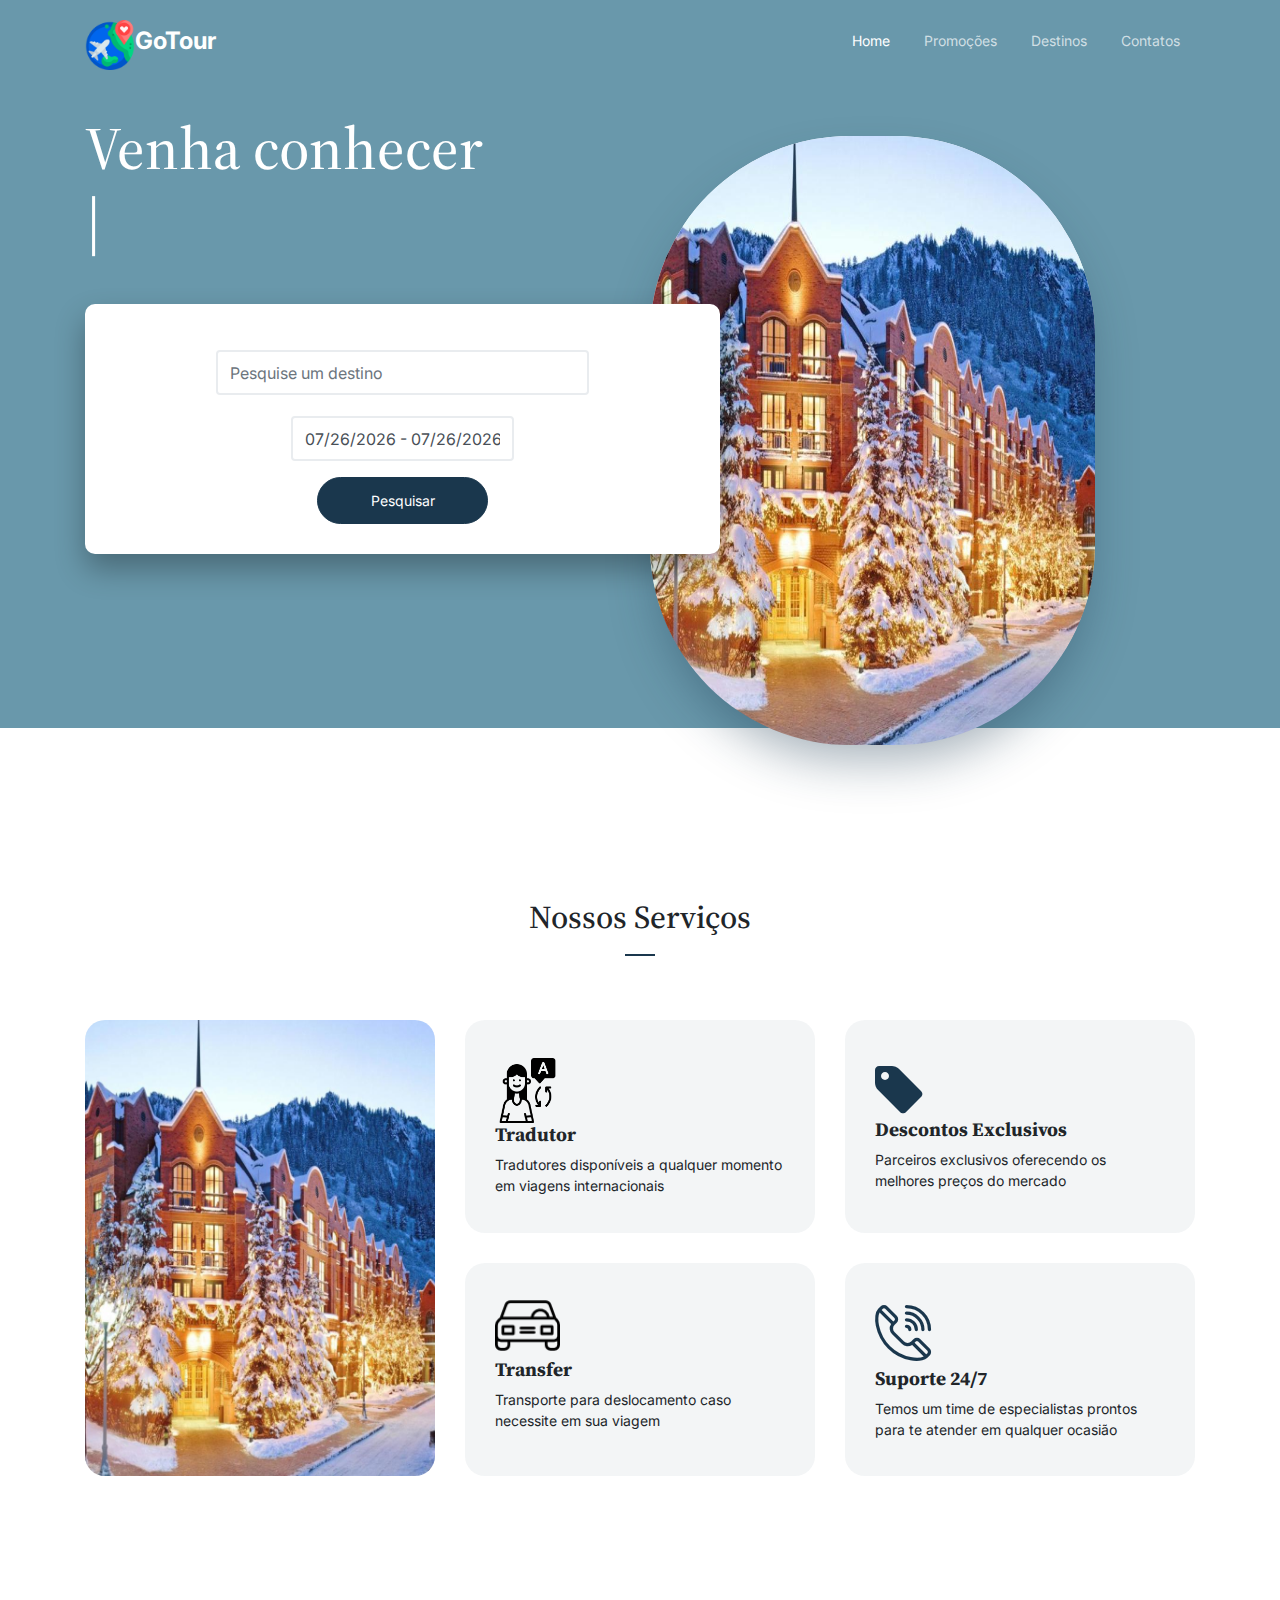
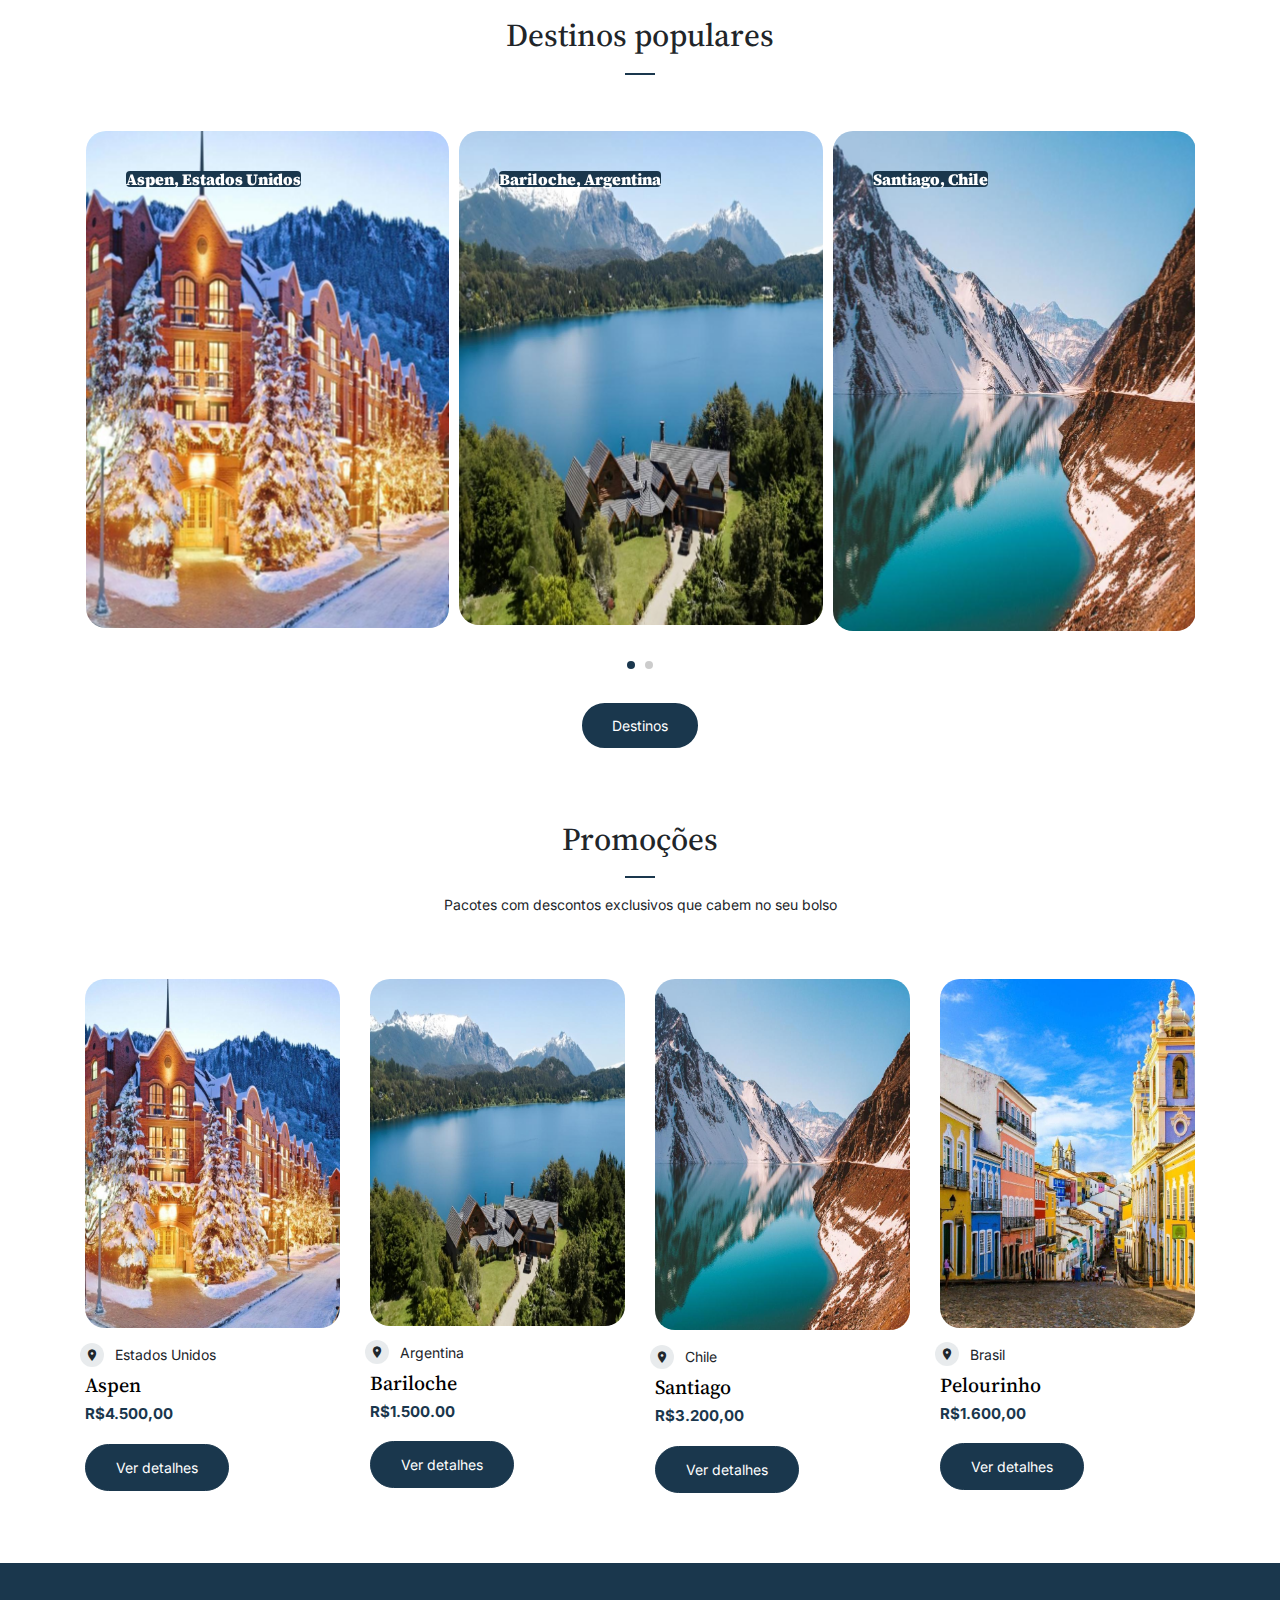
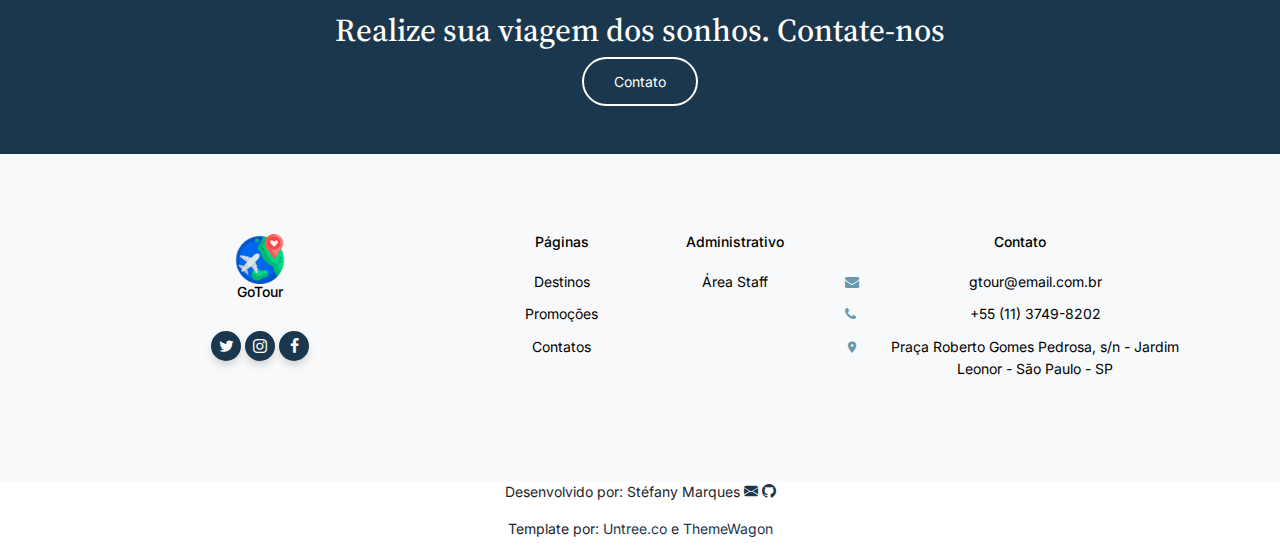
<file: HTML/index.html>
<html lang="pt-br">
  <head>
    <meta charset="utf-8" />
    <meta
      name="viewport"
      content="width=device-width, initial-scale=1, shrink-to-fit=no"
    />
    <meta name="author" content="Untree.co" />

    <meta name="description" content="" />
    <meta name="keywords" content="bootstrap, bootstrap4" />

    <link rel="preconnect" href="https://fonts.googleapis.com" />
    <link rel="preconnect" href="https://fonts.gstatic.com" crossorigin />
    <link
      href="https://fonts.googleapis.com/css2?family=Inter:wght@400;700&family=Source+Serif+Pro:wght@400;700&display=swap"
      rel="stylesheet"
    />
    <link rel="stylesheet" href="assets/css/bootstrap.min.css" />
    <link rel="stylesheet" href="assets/css/owl.carousel.min.css" />
    <link rel="stylesheet" href="assets/css/owl.theme.default.min.css" />
    <link rel="stylesheet" href="assets/css/jquery.fancybox.min.css" />
    <link rel="stylesheet" href="assets/fonts/icomoon/style.css" />
    <link rel="stylesheet" href="assets/fonts/flaticon/font/flaticon.css" />
    <link rel="stylesheet" href="assets/css/daterangepicker.css" />
    <link rel="stylesheet" href="assets/css/aos.css" />
    <link rel="stylesheet" href="assets/css/style.css" />
    <link
      rel="stylesheet"
      href="https://cdn.jsdelivr.net/npm/bootstrap-icons@1.11.2/font/bootstrap-icons.min.css"
    />

    <title>GoTour - Home</title>
  </head>

  <body>
    <header>
      <div class="site-mobile-menu site-navbar-target">
        <div class="site-mobile-menu-header">
          <div class="site-mobile-menu-close">
            <span class="icofont-close js-menu-toggle"></span>
          </div>
        </div>
        <div class="site-mobile-menu-body"></div>
      </div>

      <nav class="site-nav">
        <div class="container">
          <div class="site-navigation">
            <img id="logo" src="./assets/img/logo.png" height="50px" width="50px" /><a
              href="index.html"
              class="logo m-0"
              >GoTour</a
            >

            <ul
              class="js-clone-nav d-none d-lg-inline-block text-left site-menu float-right"
            >
              <li class="active"><a href="#">Home</a></li>
              <li><a href="./promocoes.html">Promoções</a></li>
              <li><a href="./destinos.html">Destinos</a></li>
              <li><a href="./contato.html">Contatos</a></li>
              
            </ul>

            <a
              href="#"
              class="burger ml-auto float-right site-menu-toggle js-menu-toggle d-inline-block d-lg-none light"
              data-toggle="collapse"
              data-target="#main-navbar"
            >
              <span></span>
            </a>
          </div>
        </div>
      </nav>
    </header>

    <section>
      <div class="hero">
        <div class="container">
          <div class="row align-items-center">
            <div class="col-lg-7">
              <div class="intro-wrap">
                <h1 class="mb-5"><span class="d-block">Venha conhecer</span> <span class="typed-words"></span></h1>    
                <div class="row">
                  <div class="col-12">
                    <form class="form">
                      <div class="row mb-2 flex-md-column align-items-center">
                        <div class="col-sm-12 col-md-6 mb-3 mb-lg-0 col-lg-8">
                          <input class="form-control mt-3" type="text" name="local" id="local" placeholder="Pesquise um destino"><br>
                        </div>
                        <div class="col-sm-12 col-md-6 mb-3 mb-lg-0 col-lg-5">											
                          <input type="text" class="form-control" name="daterange">											
                        </div>
                      </div>    
                      <div class="row align-items-center justify-content-center mt-3">
                        <div class="col-sm-12 col-md-6 mb-3 mb-lg-0 col-lg-4">
                          <input type="submit" class="btn btn-primary btn-block" value="Pesquisar">
                        </div>										
                      </div>
                    </form>
                  </div>
                </div>
              </div>
            </div>
            <div class="col-lg-5">
              <div class="slides">
                <img src="assets/img/hero-slider-1.jpg" alt="Image" class="img-fluid active">
                <img src="assets/img/hero-slider-2.jpg" alt="Image" class="img-fluid">
                <img src="assets/img/hero-slider-3.jpg" alt="Image" class="img-fluid">
                <img src="assets/img/hero-slider-4.jpg" alt="Image" class="img-fluid">
                
              </div>
            </div>
          </div>
        </div>
      </div>
    </section>
    
    <section id="servicos">
      <div class="untree_co-section">
        <div class="container">
          <div class="row mb-5 justify-content-center">
            <div class="col-lg-6 text-center">
              <h2 class="section-title text-center mb-3">Nossos Serviços</h2>
              
            </div>
          </div>
          <div class="row align-items-stretch">
            <div class="col-lg-4 order-lg-1">
              <div class="h-100"><div class="frame h-100"><div class="feature-img-bg h-100" style="background-image: url('./assets/img/hero-slider-1.jpg');"></div></div></div>
            </div>
    
            <div class="col-6 col-sm-6 col-lg-4 feature-1-wrap d-md-flex flex-md-column order-lg-1" >
    
              <div class="feature-1 d-md-flex">
                <div class="align-self-center">
                  <span><img src="./assets/img/tradutor.png" height="65px" width="65px"></span>
                  <h3>Tradutor</h3>
                  <p class="mb-0">Tradutores disponíveis a qualquer momento em viagens internacionais</p>
                </div>
              </div>
    
              <div class="feature-1 ">
                <div class="align-self-center">
                  <link rel="shortcut icon" href="favicon.png">
                  <span><img src="assets/img/carro.png" height="65px" width="65px"></span>
                  <h3>Transfer</h3>
                  <p class="mb-0"> Transporte para deslocamento caso necessite em sua viagem </p>
                </div>
              </div>
    
            </div>
    
            <div class="col-6 col-sm-6 col-lg-4 feature-1-wrap d-md-flex flex-md-column order-lg-3" >
    
              <div class="feature-1 d-md-flex">
                <div class="align-self-center">							
                  <span class="icon-tag display-4 text-primary"></span>
                  <h3>Descontos Exclusivos</h3>
                  <p class="mb-0"> Parceiros exclusivos oferecendo os melhores preços do mercado</p>
                </div>
              </div>
    
              <div class="feature-1 d-md-flex">
                <div class="align-self-center">
                  <span class="flaticon-phone-call display-4 text-primary"></span>
                  <h3>Suporte 24/7</h3>
                  <p class="mb-0">Temos um time de especialistas prontos para te atender em qualquer ocasião</p>
                </div>
              </div>
    
            </div>
    
          </div>
        </div>
      </div>
    </section>
    
    <section id="destinos">
      <div class="untree_co-section">
        <div class="container">
          <div class="row text-center justify-content-center mb-5">
            <div class="col-lg-7"><h2 class="section-title text-center">Destinos populares</h2></div>
          </div>
    
          <div class="owl-carousel owl-3-slider">
    
            <div class="item">
              <a class="media-thumb" href="./assets/img/hero-slider-1.jpg" data-fancybox="gallery">
                <div class="media-text">
                  <h3 class="badge bg-primary text-wrap text-white"> Aspen, Estados Unidos</h3>							
                </div>
                <img src="./assets/img/hero-slider-1.jpg" alt="Image" class="img-fluid">
              </a> 
            </div>
    
            <div class="item">
              <a class="media-thumb" href="./assets/img/hero-slider-2.jpg" data-fancybox="gallery">
                <div class="media-text">
                  <h3 class="badge bg-primary text-wrap text-white">Bariloche, Argentina</h3>							
                </div>
                <img src="./assets/img/hero-slider-2.jpg" alt="Image" class="img-fluid">
              </a> 
            </div>
    
            <div class="item">
              <a class="media-thumb" href="./assets/img/hero-slider-3.jpg" data-fancybox="gallery">
                <div class="media-text">
                  <h3 class="badge bg-primary text-wrap text-white">Santiago, Chile</h3>							
                </div>
                <img src="./assets/img/hero-slider-3.jpg" alt="Image" class="img-fluid">
              </a> 
            </div>
    
    
            <div class="item">
              <a class="media-thumb" href="./assets/img/hero-slider-4.jpg" data-fancybox="gallery">
                <div class="media-text">
                  <h3 class="badge bg-primary text-wrap text-white">Pelourinho - Salvador, Brasil</h3>						
                </div>
                <img src="./assets/img/hero-slider-4.jpg" alt="Image" class="img-fluid">
              </a> 
            </div>
    
            <div class="item">
              <a class="media-thumb" href="./assets/img/hero-slider-5.jpg" data-fancybox="gallery">
                <div class="media-text">
                  <h3 class="badge bg-primary text-wrap text-white">Londres, Inglaterra</h3>							
                </div>
                <img src="./assets/img/hero-slider-5.jpg" alt="Image" class="img-fluid">
              </a> 
            </div>
    
            <div class="item">
              <a class="media-thumb" href="./assets/img/hero-slider-1.jpg" data-fancybox="gallery">
                <div class="media-text">
                  <h3 class="badge bg-primary text-wrap text-white">Sevilha, Espanha</h3>							
                </div>
                <img src="./assets/img/hero-slider-6.jpg" alt="Image" class="img-fluid">
              </a> 
            </div>
          </div>
        </div>		
      </div>
      <div class="d-flex justify-content-center"> 
      <a href="destinos.html" class="btn btn-primary btn btn-outline-white text-white">Destinos</a>
    </div>
    </section>
    
    <section id="promocoes">
      <div class="untree_co-section">
        <div class="container">
          <div class="row justify-content-center text-center mb-5">
            <div class="col-lg-6">
              <h2 class="section-title text-center mb-3">Promoções</h2>
              <p> Pacotes com descontos exclusivos que cabem no seu bolso </p>
            </div>
          </div>
          <div class="row">
            <div class="col-6 col-sm-6 col-md-6 col-lg-3 mb-4 mb-lg-0">
              <div class="media-1">
                <a href="#" class="d-block mb-3"><img src="./assets/img/hero-slider-1.jpg" alt="Image" class="img-fluid"></a>
                <span class="d-flex align-items-center loc mb-2">
                  <span class="icon-room mr-3"></span>
                  <span>Estados Unidos</span>
                </span>
                <div class="d-flex flex-column">
                  <div>
                    <h3><a href="#">Aspen</a></h3>
                    <div class="price ml-auto">
                      <span>R$4.500,00</span>
                    </div>
                  </div>	
                  <div> 
                    <a href="./"><button class="btn btn-primary mt-3 d-flex justify-content-center"> Ver detalhes </button></a>
                  </div>													
                </div>
              </div>
            </div>
            <div class="col-6 col-sm-6 col-md-6 col-lg-3 mb-4 mb-lg-0">
              <div class="media-1">
                <a href="#" class="d-block mb-3"><img src="./assets/img/hero-slider-2.jpg" alt="Image" class="img-fluid"></a>
                <span class="d-flex align-items-center loc mb-2">
                  <span class="icon-room mr-3"></span>
                  <span>Argentina</span>
                </span>
                <div class="d-flex flex-column">
                  <div>
                    <h3><a href="#">Bariloche</a></h3>
                    <div class="price ml-auto">
                      <span>R$1.500.00</span>
                    </div>
                  </div>
                  <div> 
                    <a href="#"><button class="btn btn-primary mt-3 d-flex justify-content-center"> Ver detalhes </button></a>
                  </div>													
    
                </div>
                
              </div>
            </div>
            <div class="col-6 col-sm-6 col-md-6 col-lg-3 mb-4 mb-lg-0">
              <div class="media-1">
                <a href="#" class="d-block mb-3"><img src="./assets/img/hero-slider-3.jpg" alt="Image" class="img-fluid"></a>
                <span class="d-flex align-items-center loc mb-2">
                  <span class="icon-room mr-3"></span>
                  <span>Chile</span>
                </span>
                <div class="d-flex flex-column">
                  <div>
                    <h3><a href="#">Santiago</a></h3>
                    <div class="price ml-auto">
                      <span>R$3.200,00</span>
                    </div>
                  </div>
                  <div> 
                    <a href="#"><button class="btn btn-primary mt-3 d-flex justify-content-center"> Ver detalhes </button></a>
                  </div>													
    
                </div>
                
              </div>
            </div>
            <div class="col-6 col-sm-6 col-md-6 col-lg-3 mb-4 mb-lg-0">
              <div class="media-1">
                <a href="#" class="d-block mb-3"><img src="./assets/img/hero-slider-4.jpg" alt="Image" class="img-fluid"></a>
    
                <span class="d-flex align-items-center loc mb-2">
                  <span class="icon-room mr-3"></span>
                  <span>Brasil</span>
                </span>
    
                <div class="d-flex flex-column">
                  <div>
                    <h3><a href="#">Pelourinho</a></h3>
                    <div class="price ml-auto">
                      <span>R$1.600,00</span>
                    </div>
                  </div>
                  <div> 
                    <a href="#"><button class="btn btn-primary mt-3 d-flex justify-content-center"> Ver detalhes </button></a>
                  </div>													
    
                </div>
                
              </div>
            </div>
          </div>
        </div>
      </div>
    </section>
    
      <div class="py-5 cta-section">
        <div class="container">
          <div class="row text-center">
            <div class="col-md-12">
              <h2 class="mb-2 text-white">Realize sua viagem dos sonhos. Contate-nos</h2>
              <div class="d-flex justify-content-center"> 
                <a href="./contato.html"><button class="btn btn-primary btn btn-outline-white text-white"> Contato </button></a>
              </div>
              
            </div>
          </div>
        </div>
      </div>
    
      <footer class="site-footer">
      
        <div class="inner first">
          <div class="container">
            <div class="row">
              <div class="col-md-6 col-lg-4">
                <div class="widget">
                  <img id="logo" src="./assets/img/logo.png" height="50px" width="50px"/><h3 class="heading">GoTour</h3>
                  
                </div>
                <div class="widget">
                  <ul class="list-unstyled social">
                    <li><a href="#"><span class="icon-twitter"></span></a></li>
                    <li><a href="#"><span class="icon-instagram"></span></a></li>
                    <li><a href="#"><span class="icon-facebook"></span></a></li>								
                  </ul>
                </div>
              </div>
              <div class="col-md-6 col-lg-2 pl-lg-5">
                <div class="widget">
                  <h3 class="heading">Páginas</h3>
                  <ul class="links list-unstyled">
                    <li><a href="./destinos.html">Destinos</a></li>
                    <li><a href="./promocoes.html">Promoções</a></li>
                    <li><a href="./contato.html">Contatos</a></li>								
                  </ul>
                </div>
              </div>
              <div class="col-md-6 col-lg-2">
                <div class="widget">
                  <h3 class="heading">Administrativo</h3>
                  <ul class="links list-unstyled">								
                    <li><a href="#">Área Staff</a></li>
                  </ul>
                </div>
              </div>
              <div class="col-md-6 col-lg-4">
                <div class="widget">
                  <h3 class="heading">Contato</h3>
                  <ul class="list-unstyled quick-info links">
                    <li class="email"><a href="#">gtour@email.com.br</a></li>
                    <li class="phone"><a href="#">+55 (11) 3749-8202</a></li>
                    <li class="address"><a href="#">Praça Roberto Gomes Pedrosa, s/n - Jardim Leonor - São Paulo - SP</a></li>
                  </ul>
                </div>
              </div>
            </div>
          </div>
        </footer>
    
        <div class="inner dark">
          <div class="container">
            <div class="row text-center">
              <div class="col-md-8 mb-3 mb-md-0 mx-auto">
                <p>Desenvolvido por: Stéfany Marques <a href="mailto:stefany.marques06@gmail.com"><i class="bi bi-envelope-fill"></i> </a> 
                <a href="https://github.com/Stephmarquess"><i class="bi bi-github"></i></a>
                <p>Template por: <a href="https://untree.co" class="link-highlight">Untree.co</a> e <a href="https://themewagon.com" target="_blank" >ThemeWagon</a>
                </p>
              </div>
              
            </div>
          </div>
        </div>
      </div>
    
      <div id="overlayer"></div>
      <div class="loader">
        <div class="spinner-border" role="status">
          <span class="sr-only">Loading...</span>
        </div>
      </div>
        
      <script src="./assets/js/jquery-3.4.1.min.js"></script>
      <script src="./assets/js/popper.min.js"></script>
      <script src="./assets/js/bootstrap.min.js"></script>
      <script src="./assets/js/owl.carousel.min.js"></script>
      <script src="./assets/js/jquery.animateNumber.min.js"></script>
      <script src="./assets/js/jquery.waypoints.min.js"></script>
      <script src="./assets/js/jquery.fancybox.min.js"></script>
      <script src="./assets/js/aos.js"></script>
      <script src="./assets/js/moment.min.js"></script>
      <script src="./assets/js/daterangepicker.js"></script>
    
      <script src="assets/js/typed.js"></script>
      <script>
        $(function() {
          var slides = $('.slides'),
          img = slides.find('img');
    
          img.each(function(i) {
            $(this).attr('data-id', i + 1);
          })
    
          var typed = new Typed('.typed-words', {
            strings: ["Aspen."," Bariloche."," Santiago.", " Pelourinho."],
            typeSpeed: 80,
            backSpeed: 80,
            backDelay: 4000,
            startDelay: 1000,
            loop: true,
            showCursor: true,
            preStringTyped: (arrayPos, self) => {
              arrayPos++;
              console.log(arrayPos);
              $('.slides img').removeClass('active');
              $('.slides img[data-id="'+arrayPos+'"]').addClass('active');
            }
    
          });
        })
      </script>
      <script src="./assets/js/custom.js"></script>
    
    </body>
    </html>
</file>
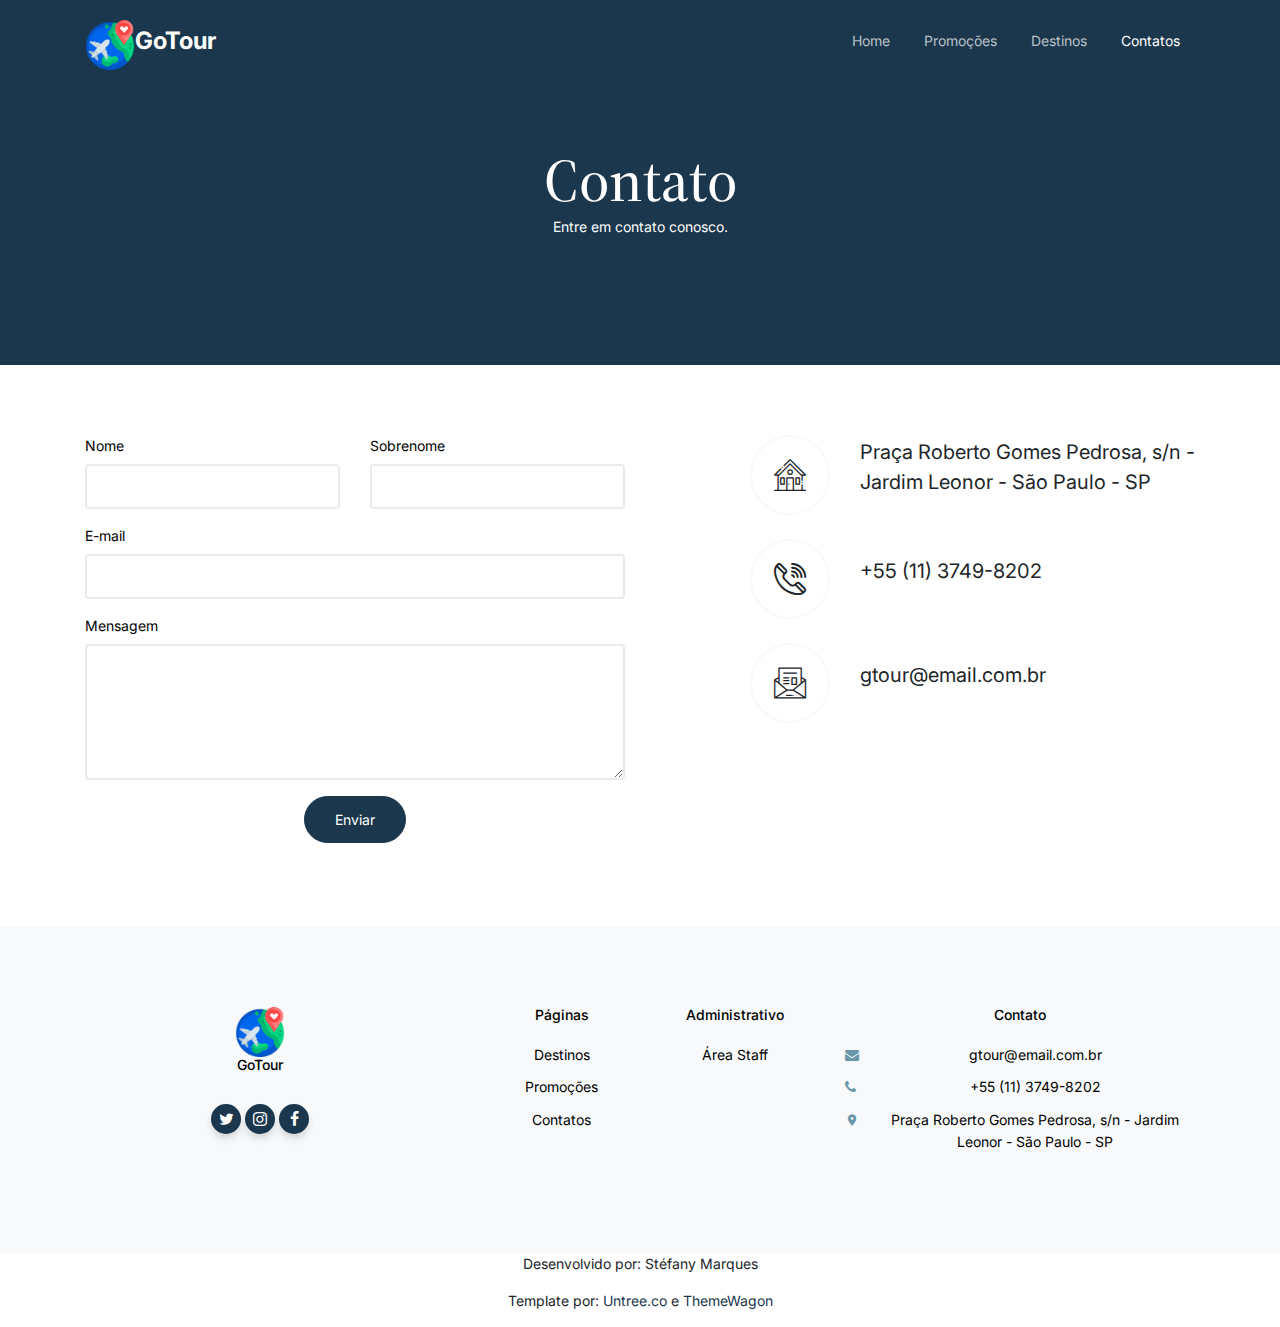
<file: HTML/contato.html>
<html lang="en">
<head>
  <meta charset="utf-8">
  <meta name="viewport" content="width=device-width, initial-scale=1, shrink-to-fit=no">
  <meta name="author" content="Untree.co">
  <link rel="shortcut icon" href="favicon.png">

  <meta name="description" content="" />
  <meta name="keywords" content="bootstrap, bootstrap4" />

  <link rel="preconnect" href="https://fonts.googleapis.com">
  <link rel="preconnect" href="https://fonts.gstatic.com" crossorigin>
  <link href="https://fonts.googleapis.com/css2?family=Inter:wght@400;700&family=Source+Serif+Pro:wght@400;700&display=swap" rel="stylesheet">

  <link rel="stylesheet" href="./assets/css/bootstrap.min.css">
  <link rel="stylesheet" href="./assets/css/owl.carousel.min.css">
  <link rel="stylesheet" href="./assets/css/owl.theme.default.min.css">
  <link rel="stylesheet" href="./assets/css/jquery.fancybox.min.css">
  <link rel="stylesheet" href="./assets/fonts/icomoon/style.css">
  <link rel="stylesheet" href="./assets/fonts/flaticon/font/flaticon.css">
  <link rel="stylesheet" href="./assets/css/daterangepicker.css">
  <link rel="stylesheet" href="./assets/css/aos.css">
  <link rel="stylesheet" href="./assets/css/style.css">

  <title>GoTour - Contato </title>
</head>

<body>


	<header>
    <div class="site-mobile-menu site-navbar-target">
      <div class="site-mobile-menu-header">
        <div class="site-mobile-menu-close">
          <span class="icofont-close js-menu-toggle"></span>
        </div>
      </div>
      <div class="site-mobile-menu-body"></div>
    </div>
  
    <nav class="site-nav">
      <div class="container">
        <div class="site-navigation">
          <img id="logo" src="./assets/img/logo.png" height="50px" width="50px"/><a href="index.html" class="logo m-0">GoTour <span class="text-primary">.</span></a>
  
          <ul class="js-clone-nav d-none d-lg-inline-block text-left site-menu float-right">
					<li><a href="./index.html">Home</a></li>					
					<li><a href="./promocoes.html">Promoções</a></li>
					<li><a href="./destinos.html">Destinos</a></li>
					<li class="active"><a href="#">Contatos</a></li>
		  </ul>
  
          <a href="#" class="burger ml-auto float-right site-menu-toggle js-menu-toggle d-inline-block d-lg-none light" data-toggle="collapse" data-target="#main-navbar">
            <span></span>
          </a>
  
        </div>
      </div>
    </nav>
  </header>

  <main>
  <div class="hero hero-inner">
    <div class="container">
      <div class="row align-items-center">
        <div class="col-lg-6 mx-auto text-center">
          <div class="intro-wrap">
            <h1 class="mb-0">Contato</h1>
            <p class="text-white">Entre em contato conosco.</p>
          </div>
        </div>
      </div>
    </div>
  </div>

  
  
  <div class="untree_co-section">
    <div class="container">
      <div class="row">
        <div class="col-lg-6 mb-5 mb-lg-0">
          <form class="contact-form" data-aos="fade-up" data-aos-delay="200">
            <div class="row">
              <div class="col-6">
                <div class="form-group">
                  <label class="text-black" for="fname">Nome</label>
                  <input type="text" class="form-control" id="fname">
                </div>
              </div>
              <div class="col-6">
                <div class="form-group">
                  <label class="text-black" for="lname">Sobrenome</label>
                  <input type="text" class="form-control" id="lname">
                </div>
              </div>
            </div>
            <div class="form-group">
              <label class="text-black" for="email">E-mail</label>
              <input type="email" class="form-control" id="email">
            </div>

            <div class="form-group">
              <label class="text-black" for="message">Mensagem</label>
              <textarea name="" class="form-control" id="message" cols="30" rows="5"></textarea>
            </div>
	
			<div class="d-flex justify-content-center">
            <button type="submit" class="btn btn-primary">Enviar</button>
            </div>
          </form>
        </div>
        <div class="col-lg-5 ml-auto">
          <div class="quick-contact-item d-flex align-items-center mb-4">
            <span class="flaticon-house"></span>
            <address class="text">
              Praça Roberto Gomes Pedrosa, s/n - Jardim Leonor - São Paulo - SP
            </address>
          </div>
          <div class="quick-contact-item d-flex align-items-center mb-4">
            <span class="flaticon-phone-call"></span>
            <address class="text">
              +55 (11) 3749-8202
            </address>
          </div>
          <div class="quick-contact-item d-flex align-items-center mb-4">
            <span class="flaticon-mail"></span>
            <address class="text">
              gtour@email.com.br
            </address>
          </div>
        </div>
      </div>
    </div>
  </div>
</main>
	<footer class="site-footer">
	
		<div class="inner first">
			<div class="container">
				<div class="row">
					<div class="col-md-6 col-lg-4">
						<div class="widget">
							<img id="logo" src="./assets/img/logo.png" height="50px" width="50px"/><h3 class="heading">GoTour</h3>
							
						</div>
						<div class="widget">
							<ul class="list-unstyled social">
								<li><a href="#"><span class="icon-twitter"></span></a></li>
								<li><a href="#"><span class="icon-instagram"></span></a></li>
								<li><a href="#"><span class="icon-facebook"></span></a></li>								
							</ul>
						</div>
					</div>
					<div class="col-md-6 col-lg-2 pl-lg-5">
						<div class="widget">
							<h3 class="heading">Páginas</h3>
							<ul class="links list-unstyled">
								<li><a href="./destinos">Destinos</a></li>
								<li><a href="./promocoes">Promoções</a></li>
								<li><a href="./contatos">Contatos</a></li>								
							</ul>
						</div>
					</div>
					<div class="col-md-6 col-lg-2">
						<div class="widget">
							<h3 class="heading">Administrativo</h3>
							<ul class="links list-unstyled">								
								<li><a href="#">Área Staff</a></li>
							</ul>
						</div>
					</div>
					<div class="col-md-6 col-lg-4">
						<div class="widget">
							<h3 class="heading">Contato</h3>
							<ul class="list-unstyled quick-info links">
								<li class="email"><a href="#">gtour@email.com.br</a></li>
								<li class="phone"><a href="#">+55 (11) 3749-8202</a></li>
								<li class="address"><a href="#">Praça Roberto Gomes Pedrosa, s/n - Jardim Leonor - São Paulo - SP</a></li>
							</ul>
						</div>
					</div>
				</div>
			</div>
		</footer>

		<div class="inner dark">
			<div class="container">
				<div class="row text-center">
					<div class="col-md-8 mb-3 mb-md-0 mx-auto">
						<p>Desenvolvido por: Stéfany Marques <a href="mailto:stefany.marques06@gmail.com"><i class="bi bi-envelope-fill"></i> </a> 
						<a href="https://github.com/Stephmarquess"><i class="bi bi-github"></i></a>
						<p>Template por: <a href="https://untree.co" class="link-highlight">Untree.co</a> e <a href="https://themewagon.com" target="_blank" >ThemeWagon</a>
						</p>
					</div>
					
				</div>
			</div>
		</div>
	</div>


  <div id="overlayer"></div>
  <div class="loader">
    <div class="spinner-border" role="status">
      <span class="sr-only">Loading...</span>
    </div>
  </div>

  <script src="./assets/js/jquery-3.4.1.min.js"></script>
  <script src="./assets/js/popper.min.js"></script>
  <script src="./assets/js/bootstrap.min.js"></script>
  <script src="./assets/js/owl.carousel.min.js"></script>
  <script src="./assets/js/jquery.animateNumber.min.js"></script>
  <script src="./assets/js/jquery.waypoints.min.js"></script>
  <script src="./assets/js/jquery.fancybox.min.js"></script>
  <script src="./assets/js/aos.js"></script>
  <script src="./assets/js/moment.min.js"></script>
  <script src="./assets/js/daterangepicker.js"></script>

  <script src="./assets/js/typed.js"></script>
  
  <script src="./assets/js/custom.js"></script>

</body>

</html>
</file>
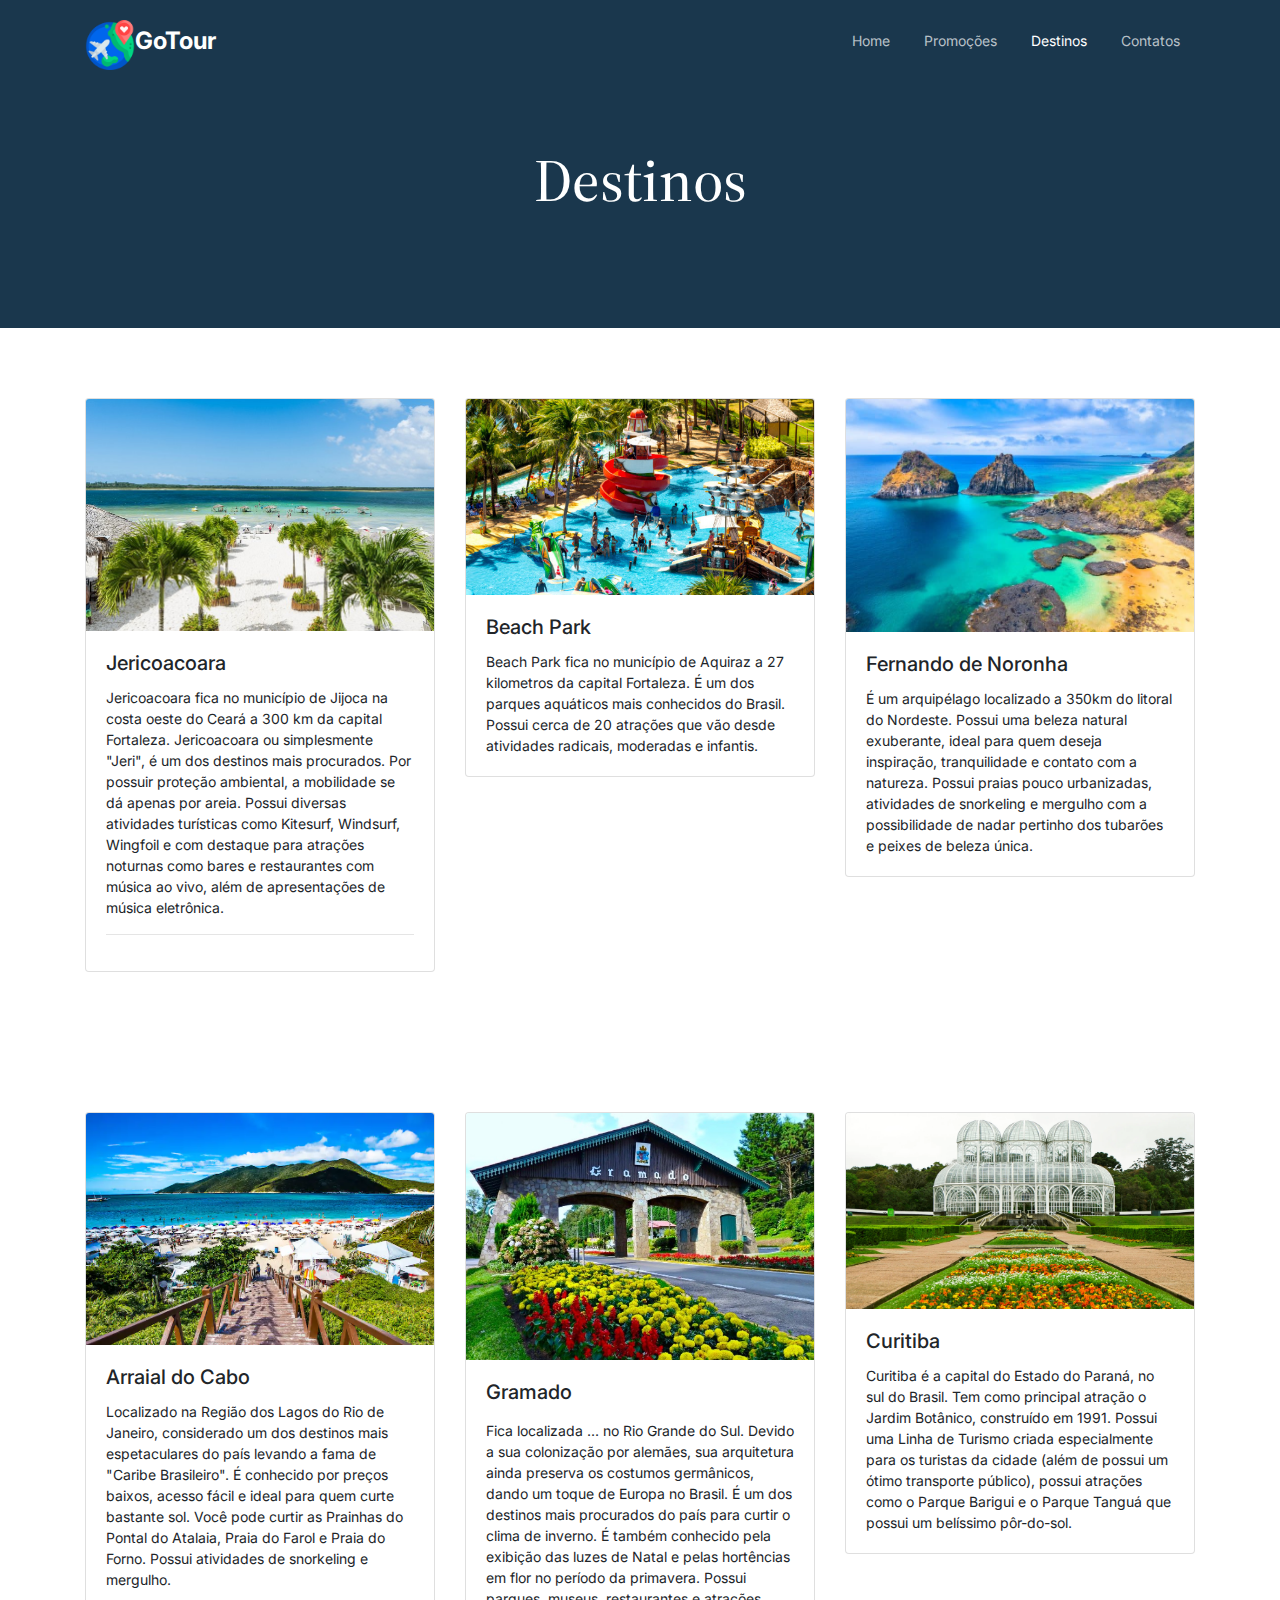
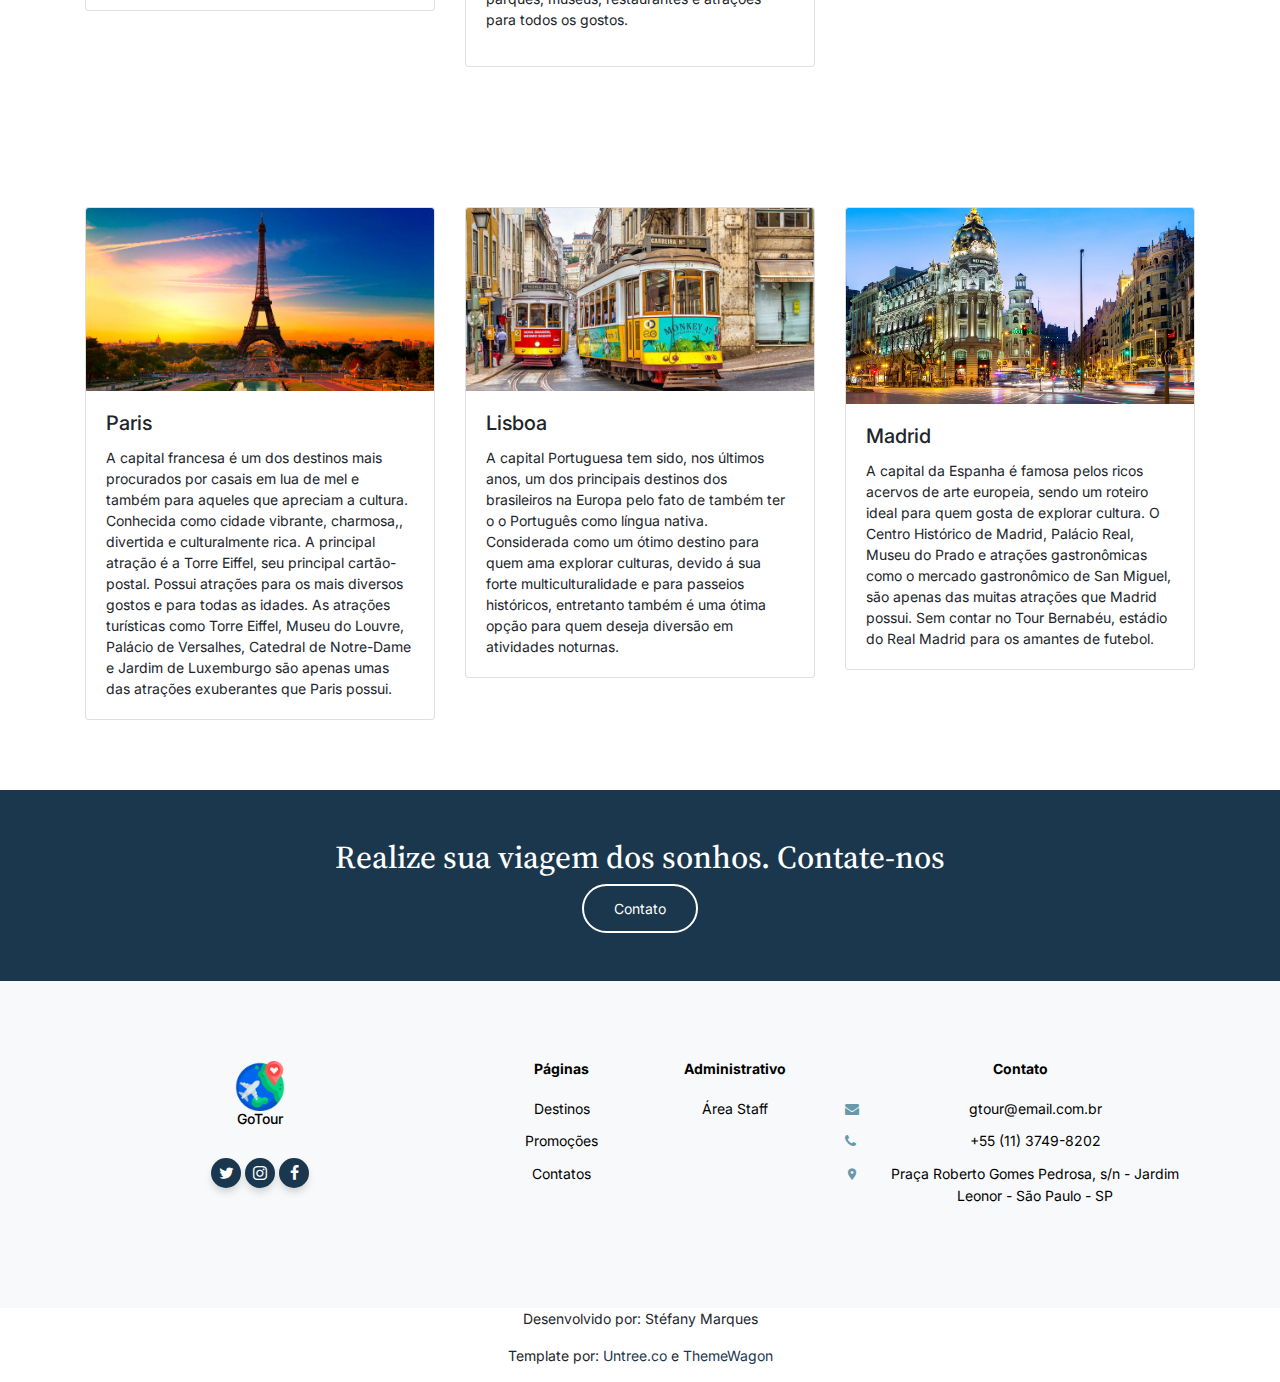
<file: HTML/destinos.html>
<!doctype html>
<html lang="en">
<head>
  <meta charset="utf-8">
  <meta name="viewport" content="width=device-width, initial-scale=1, shrink-to-fit=no">
  <meta name="author" content="Untree.co">

  <meta name="description" content="" />
  <meta name="keywords" content="bootstrap, bootstrap4" />

  <link rel="preconnect" href="https://fonts.googleapis.com">
  <link rel="preconnect" href="https://fonts.gstatic.com" crossorigin>
  <link href="https://fonts.googleapis.com/css2?family=Inter:wght@400;700&family=Source+Serif+Pro:wght@400;700&display=swap" rel="stylesheet">

  <link rel="stylesheet" href="./assets/css/bootstrap.min.css">
  <link rel="stylesheet" href="./assets/css/owl.carousel.min.css">
  <link rel="stylesheet" href="./assets/css/owl.theme.default.min.css">
  <link rel="stylesheet" href="./assets/css/jquery.fancybox.min.css">
  <link rel="stylesheet" href="./assets/fonts/icomoon/style.css">
  <link rel="stylesheet" href="./assets/fonts/flaticon/font/flaticon.css">
  <link rel="stylesheet" href="./assets/css/daterangepicker.css">
  <link rel="stylesheet" href="./assets/css/aos.css">
  <link rel="stylesheet" href="./assets/css/style.css">

  <title> GoTour - Destinos </title>
</head>

<body>

	<header>
    <div class="site-mobile-menu site-navbar-target">
      <div class="site-mobile-menu-header">
        <div class="site-mobile-menu-close">
          <span class="icofont-close js-menu-toggle"></span>
        </div>
      </div>
      <div class="site-mobile-menu-body"></div>
    </div>
  
    <nav class="site-nav">
      <div class="container">
        <div class="site-navigation">
          <img id="logo" src="./assets/img/logo.png" height="50px" width="50px"/><a href="index.html" class="logo m-0">GoTour <span class="text-primary">.</span></a>
  
          <ul class="js-clone-nav d-none d-lg-inline-block text-left site-menu float-right">
					<li><a href="index.html">Home</a></li>					
					<li><a href="promocoes.html">Promoções</a></li>
					<li class="active"><a href="#">Destinos</a></li>
					<li><a href="contato.html">Contatos</a></li>
          </ul>
  
          <a href="#" class="burger ml-auto float-right site-menu-toggle js-menu-toggle d-inline-block d-lg-none light" data-toggle="collapse" data-target="#main-navbar">
            <span></span>
          </a>
  
        </div>
      </div>
    </nav>
  </header>

  <div class="hero hero-inner">
    <div class="container">
      <div class="row align-items-center">
        <div class="col-lg-6 mx-auto text-center">
          <div class="intro-wrap">
            <h1 class="mb-0">Destinos</h1>
          </div>
        </div>
      </div>
    </div>
  </div>

    
  <div class="untree_co-section">
    <div class="container">
      <div class="row">
        <div class="col-lg-4">
          <div class="card-group">
            <div class="card">
              <img src="./assets/img/jericoacoara.jpg" class="card-img-top"
                alt="imagem da praia de Jericoacoara">
              <div class="card-body">
                <h5 class="card-title">Jericoacoara</h5>
                <p class="card-text">Jericoacoara fica no município de Jijoca na costa oeste do Ceará a 300 km da capital
                  Fortaleza. Jericoacoara ou simplesmente "Jeri", é um dos destinos mais procurados. Por possuir proteção
                  ambiental, a mobilidade se dá apenas por areia. Possui diversas atividades turísticas como Kitesurf,
                  Windsurf, Wingfoil e com destaque para atrações noturnas como bares e restaurantes com música ao vivo,
                  além de apresentações de música eletrônica.</p>  
                <hr>
              </div>  
            </div>
          </div>
        </div>
  
        <div class="col-lg-4">
          <div class="card">
            <img src="./assets/img/beachpark.jpg" class="card-img-top" alt="Imagem do Beach Park">
            <div class="card-body">
              <h5 class="card-title">Beach Park</h5>
              <p class="card-text">
                Beach Park fica no município de Aquiraz a 27 kilometros da capital Fortaleza. É um dos parques aquáticos
                mais conhecidos do Brasil. Possui cerca de 20 atrações que vão desde atividades radicais, moderadas e
                infantis.
              </p> 
            </div>  
          </div>
        </div>
  
        <div class="col-lg-4">
          <div class="card">
            <img src="./assets/img/fernandodenoronha.jpg" class="card-img-top"
              alt="Imagem da ilha de Fernando de Noronha">
            <div class="card-body">
              <h5 class="card-title">Fernando de Noronha</h5>
              <p class="card-text">
                É um arquipélago localizado a 350km do litoral do Nordeste. Possui uma beleza natural exuberante, ideal
                para quem deseja inspiração, tranquilidade e contato com a natureza. Possui praias pouco urbanizadas,
                atividades de snorkeling e mergulho com a possibilidade de nadar pertinho dos tubarões e peixes de beleza
                única.
              </p>
            </div>
          </div>
  
        </div>
      </section>
    
</div>
</div>
</div>

<div class="untree_co-section">
  <div class="container">
    <div class="row">
      <div class="col-lg-4">
        <div class="card-group">
          <div class="card">
            <img src="./assets/img/arraialdocabo.png" class="card-img-top"
              alt="imagem da praia de Jericoacoara">
            <div class="card-body">
              <h5 class="card-title">Arraial do Cabo</h5>
              <p class="card-text">
                Localizado na Região dos Lagos do Rio de Janeiro, considerado um dos destinos mais espetaculares do país
                levando a fama de "Caribe Brasileiro". É conhecido por preços baixos, acesso fácil e ideal para quem
                curte bastante sol. Você pode curtir as Prainhas do Pontal do Atalaia, Praia do Farol e Praia do Forno.
                Possui atividades de snorkeling e mergulho.



            </div>
          </div>
        </div>
      </div>
      <div class="col-lg-4">
        <div class="card">
          <img src="./assets/img/gramado.png" class="card-img-top" alt="Imagem do Beach Park">
          <div class="card-body">
            <h5 class="card-title">Gramado</h5>
            <p class="card-text">
            <p>
              Fica localizada ... no Rio Grande do Sul. Devido a sua colonização por alemães, sua arquitetura ainda
              preserva os costumos germânicos, dando um toque de Europa no Brasil. É um dos destinos mais procurados do
              país para curtir o clima de inverno. É também conhecido pela exibição das luzes de Natal e pelas
              hortências em flor no período da primavera. Possui parques, museus, restaurantes e atrações para todos os
              gostos.



          </div>
        </div>
      </div>
      <div class="col-lg-4">
        <div class="card">
          <img src="./assets/img/curitiba.png" class="card-img-top"
            alt="Imagem da ilha de Fernando de Noronha">
          <div class="card-body">
            <h5 class="card-title">Curitiba</h5>
            <p class="card-text">
              Curitiba é a capital do Estado do Paraná, no sul do Brasil. Tem como principal atração o Jardim Botânico,
              construído em 1991. Possui uma Linha de Turismo criada especialmente para os turistas da cidade (além de
              possui um ótimo transporte público), possui atrações como o Parque Barigui e o Parque Tanguá que possui um
              belíssimo pôr-do-sol.
            </p>

          </div>
        </div>
      </div>

    </div>
  </div>
  </div>

  <div class="untree_co-section">
    <div class="container">
      <div class="row">

        <div class="col-lg-4">
          <div class="card-group">
            <div class="card">
              <img src="./assets/img/paris.jpg" class="card-img-top" alt="imagem da Torre Eiffel em Paris">
              <div class="card-body">
                <h5 class="card-title">Paris</h5>
                <p class="card-text">
                  A capital francesa é um dos destinos mais procurados por casais em lua de mel e também para aqueles que
                  apreciam a cultura. Conhecida como cidade vibrante, charmosa,, divertida e culturalmente rica. A
                  principal atração é a Torre Eiffel, seu principal cartão-postal. Possui atrações para os mais diversos
                  gostos e para todas as idades.
                  As atrações turísticas como Torre Eiffel, Museu do Louvre, Palácio de Versalhes, Catedral de Notre-Dame
                  e Jardim de Luxemburgo são apenas umas das atrações exuberantes que Paris possui.
                </p>
  
  
  
              </div>
            </div>
          </div>
        </div>
        <div class="col-lg-4">
          <div class="card">
            <img src="./assets/img/lisboa.jpg" class="card-img-top" alt="Imagem da cidade de Lisboa">
            <div class="card-body">
              <h5 class="card-title">Lisboa</h5>
              <p class="card-text">
                A capital Portuguesa tem sido, nos últimos anos, um dos principais destinos dos brasileiros na Europa pelo
                fato de também ter o o Português como língua nativa. Considerada como um ótimo destino para quem ama
                explorar culturas, devido á sua forte multiculturalidade e para passeios históricos, entretanto também é
                uma ótima opção para quem deseja diversão em atividades noturnas.
              </p>
  
  
  
            </div>
          </div>
        </div>
        <div class="col-lg-4">
          <div class="card">
            <img src="./assets/img/madrid.jpg" class="card-img-top" alt="Imagem da ilha de Fernando de Noronha">
            <div class="card-body">
              <h5 class="card-title">Madrid</h5>
              <p class="card-text">
                A capital da Espanha é famosa pelos ricos acervos de arte europeia, sendo um roteiro ideal para quem gosta
                de explorar cultura. O Centro Histórico de Madrid, Palácio Real, Museu do Prado e atrações gastronômicas
                como o mercado gastronômico de San Miguel, são apenas das muitas atrações que Madrid possui. Sem contar no
                Tour Bernabéu, estádio do Real Madrid para os amantes de futebol.
              </p>  
            </div>
          </div>
        </div>
    </div>
  </div>
  </div>
  
	<div class="py-5 cta-section">
		<div class="container">
			<div class="row text-center">
				<div class="col-md-12">
					<h2 class="mb-2 text-white">Realize sua viagem dos sonhos. Contate-nos</h2>
					<div class="d-flex justify-content-center"> 
						<a href="contato.html"><button class="btn btn-primary btn btn-outline-white text-white"> Contato </button></a>
					</div>
					
				</div>
			</div>
		</div>
	</div>

	<footer class="site-footer">
	
		<div class="inner first">
			<div class="container">
				<div class="row">
					<div class="col-md-6 col-lg-4">
						<div class="widget">
							<img id="logo" src="./assets/img/logo.png" height="50px" width="50px"/><h3 class="heading">GoTour</h3>
							
						</div>
						<div class="widget">
							<ul class="list-unstyled social">
								<li><a href="#"><span class="icon-twitter"></span></a></li>
								<li><a href="#"><span class="icon-instagram"></span></a></li>
								<li><a href="#"><span class="icon-facebook"></span></a></li>								
							</ul>
						</div>
					</div>
					<div class="col-md-6 col-lg-2 pl-lg-5">
						<div class="widget">
							<h3 class="heading font-weight-bold">Páginas</h3>
							<ul class="links list-unstyled">
								<li><a href="destinos.html">Destinos</a></li>
								<li><a href="promocoes.html">Promoções</a></li>
								<li><a href="contatos">Contatos</a></li>								
							</ul>
						</div>
					</div>
					<div class="col-md-6 col-lg-2">
						<div class="widget">
							<h3 class="heading font-weight-bold">Administrativo</h3>
							<ul class="links list-unstyled">								
								<li><a href="#">Área Staff</a></li>
							</ul>
						</div>
					</div>
					<div class="col-md-6 col-lg-4">
						<div class="widget">
							<h3 class="heading font-weight-bold">Contato</h3>
							<ul class="list-unstyled quick-info links">
								<li class="email"><a href="#">gtour@email.com.br</a></li>
								<li class="phone"><a href="#">+55 (11) 3749-8202</a></li>
								<li class="address"><a href="#">Praça Roberto Gomes Pedrosa, s/n - Jardim Leonor - São Paulo - SP</a></li>
							</ul>
						</div>
					</div>
				</div>
			</div>
		</footer>

		<div class="inner dark">
			<div class="container">
				<div class="row text-center">
					<div class="col-md-8 mb-3 mb-md-0 mx-auto">
						<p>Desenvolvido por: Stéfany Marques <a href="mailto:stefany.marques06@gmail.com"><i class="bi bi-envelope-fill"></i> </a> 
						<a href="https://github.com/Stephmarquess"><i class="bi bi-github"></i></a>
						<p>Template por: <a href="https://untree.co" class="link-highlight">Untree.co</a> e <a href="https://themewagon.com" target="_blank" >ThemeWagon</a>
						</p>
					</div>
					
				</div>
			</div>
		</div>
	</div>

  <div id="overlayer"></div>
  <div class="loader">
    <div class="spinner-border" role="status">
      <span class="sr-only">Loading...</span>
    </div>
  </div>

  <script src="./assets/js/jquery-3.4.1.min.js"></script>
  <script src="./assets/js/popper.min.js"></script>
  <script src="./assets/js/bootstrap.min.js"></script>
  <script src="./assets/js/owl.carousel.min.js"></script>
  <script src="./assets/js/jquery.animateNumber.min.js"></script>
  <script src="./assets/js/jquery.waypoints.min.js"></script>
  <script src="./assets/js/jquery.fancybox.min.js"></script>
  <script src="./assets/js/aos.js"></script>
  <script src="./assets/js/moment.min.js"></script>
  <script src="./assets/js/daterangepicker.js"></script>

  <script src="./assets/js/typed.js"></script>
  
  <script src="./assets/js/custom.js"></script>

</body>

</html>
</file>
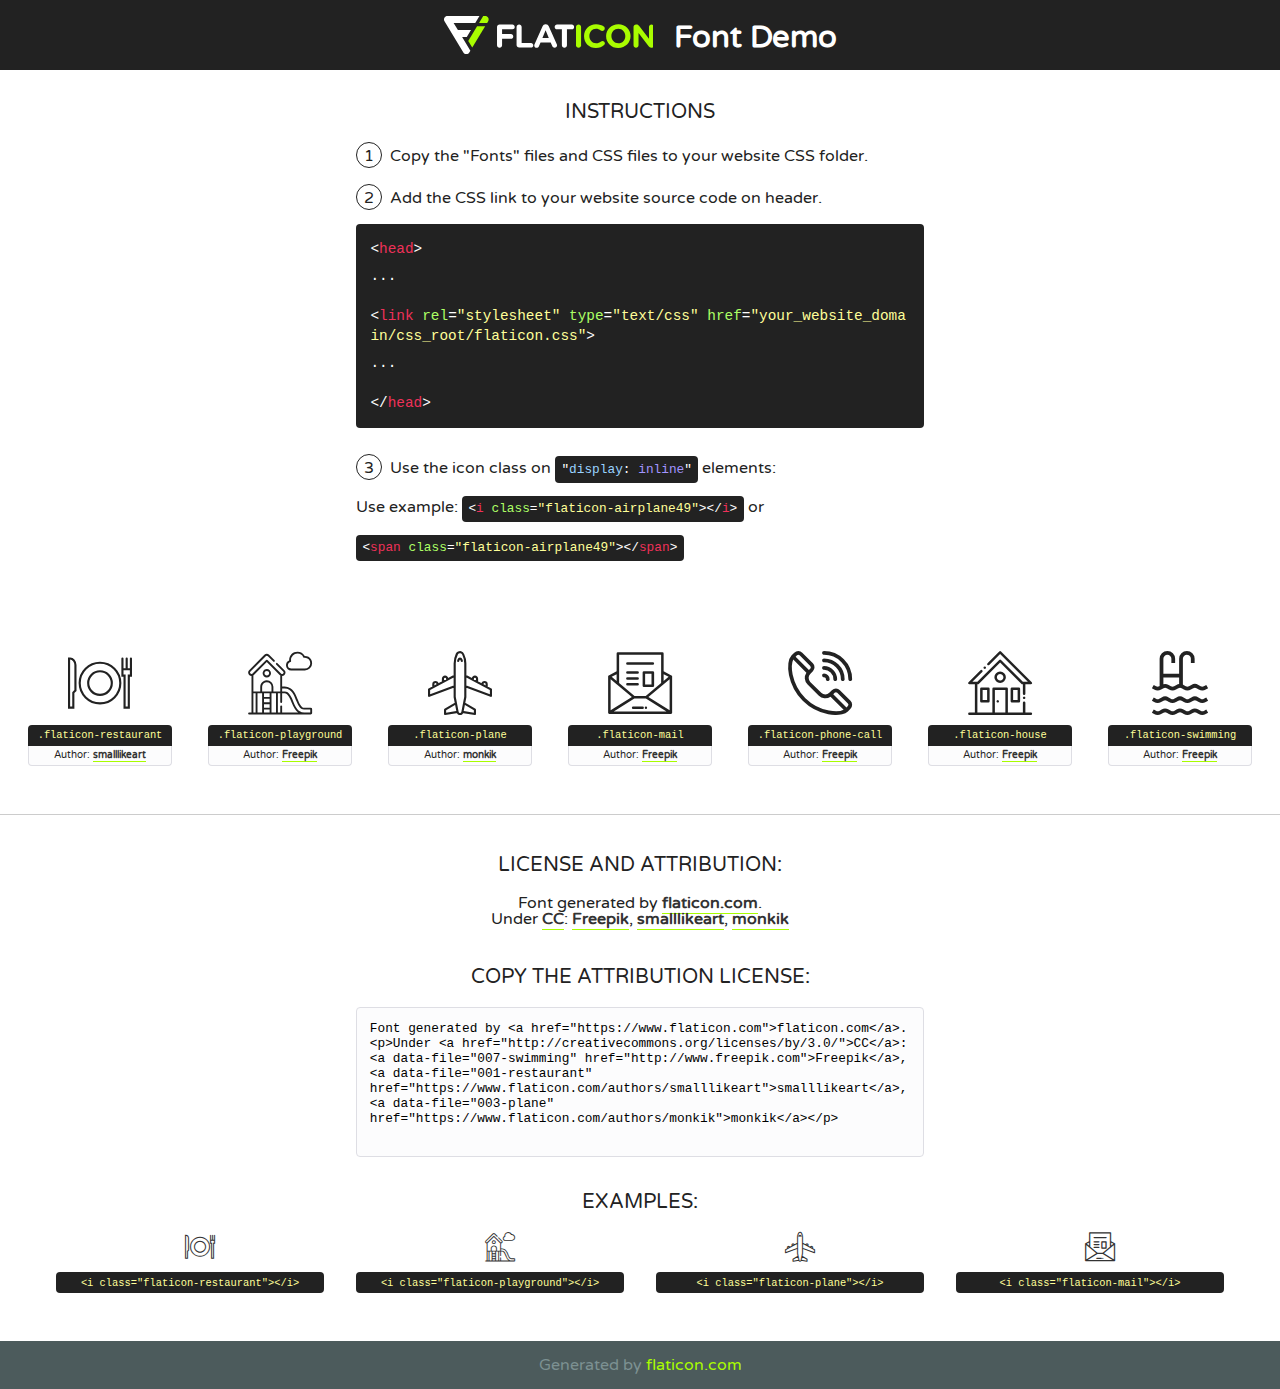
<file: HTML/assets/fonts/flaticon/font/flaticon.html>
<!DOCTYPE html>
<!--
  Flaticon icon font: Flaticon
  Creation date: 17/08/2020 06:54
-->
<html>
<!DOCTYPE html>
<html>

<head>
    <title>Flaticon WebFont</title>
    <link href="http://fonts.googleapis.com/css?family=Varela+Round" rel="stylesheet" type="text/css" />
    <link rel="stylesheet" type="text/css" href="flaticon.css">
    <meta charset="UTF-8">
    <style>
    html, body, div, span, applet, object, iframe,
    h1, h2, h3, h4, h5, h6, p, blockquote, pre,
    a, abbr, acronym, address, big, cite, code,
    del, dfn, em, img, ins, kbd, q, s, samp,
    small, strike, strong, sub, sup, tt, var,
    b, u, i, center,
    dl, dt, dd, ol, ul, li,
    fieldset, form, label, legend,
    table, caption, tbody, tfoot, thead, tr, th, td,
    article, aside, canvas, details, embed, 
    figure, figcaption, footer, header, hgroup, 
    menu, nav, output, ruby, section, summary,
    time, mark, audio, video {
        margin: 0;
        padding: 0;
        border: 0;
        font-size: 100%;
        font: inherit;
        vertical-align: baseline;
    }
    /* HTML5 display-role reset for older browsers */
    article, aside, details, figcaption, figure, 
    footer, header, hgroup, menu, nav, section {
        display: block;
    }
    body {
        line-height: 1;
    }
    ol, ul {
        list-style: none;
    }
    blockquote, q {
        quotes: none;
    }
    blockquote:before, blockquote:after,
    q:before, q:after {
        content: '';
        content: none;
    }
    table {
        border-collapse: collapse;
        border-spacing: 0;
    }
    body {
        font-family: 'Varela Round', Helvetica, Arial, sans-serif;
        font-size: 16px;
        color: #222;
    }
    a {
        color: #333;
        border-bottom: 1px solid #a9fd00;
        font-weight: bold;
        text-decoration: none;
    }
    * {
        -moz-box-sizing: border-box;
        -webkit-box-sizing: border-box;
        box-sizing: border-box;
        margin: 0;
        padding: 0;
    }
    [class^="flaticon-"]:before, [class*=" flaticon-"]:before, [class^="flaticon-"]:after, [class*=" flaticon-"]:after {
        font-family: Flaticon;
        font-size: 30px;
        font-style: normal;
        margin-left: 20px;
        color: #333;
    }
    .wrapper {
        max-width: 600px;
        margin: auto;
        padding: 0 1em;
    }
    .title {
        font-size: 1.25em;
        text-align: center;
        margin-bottom: 1em;
        text-transform: uppercase;
    }
    header {
        text-align: center;
        background-color: #222;
        color: #fff;
        padding: 1em;
    }
    header .logo {
        width: 210px;
        height: 38px;
        display: inline-block;
        vertical-align: middle;
        margin-right: 1em;
        border: none;
    }
    header strong {
        font-size: 1.95em;
        font-weight: bold;
        vertical-align: middle;
        margin-top: 5px;
        display: inline-block;
    }
    .demo {
        margin: 2em auto;
        line-height: 1.25em;
    }
    .demo ul li {
        margin-bottom: 1em;
    }
    .demo ul li .num {
        color: #222;
        border-radius: 20px;
        display: inline-block;
        width: 26px;
        padding: 3px;
        height: 26px;
        text-align: center;
        margin-right: 0.5em;
        border: 1px solid #222;
    }
    .demo ul li code {
        background-color: #222;
        border-radius: 4px;
        padding: 0.25em 0.5em;
        display: inline-block;
        color: #fff;
        font-family: Consolas,Monaco,Lucida Console,Liberation Mono,DejaVu Sans Mono,Bitstream Vera Sans Mono,Courier New, monospace;
        font-weight: lighter;
        margin-top: 1em;
        font-size: 0.8em;
        word-break: break-all;
    }
    .demo ul li code.big {
        padding: 1em;
        font-size: 0.9em;
    }
    .demo ul li code .red {
        color: #EF3159;
    }
    .demo ul li code .green {
        color: #ACFF65;
    }
    .demo ul li code .yellow {
        color: #FFFF99;
    }
    .demo ul li code .blue {
        color: #99D3FF;
    }
    .demo ul li code .purple {
        color: #A295FF;
    }
    .demo ul li code .dots {
        margin-top: 0.5em;
        display: block;
    }
    #glyphs {
        border-bottom: 1px solid #ccc;
        padding: 2em 0;
        text-align: center;
    }
    .glyph {
        display: inline-block;
        width: 9em;
        margin: 1em;
        text-align: center;
        vertical-align: top;
        background: #FFF;
    }
    .glyph .glyph-icon {
        padding: 10px;
        display: block;
        font-family:"Flaticon";
        font-size: 64px;
        line-height: 1;
    }
    .glyph .glyph-icon:before {
        font-size: 64px;
        color: #222;
        margin-left: 0;
    }
    .class-name {
        font-size: 0.65em;
        background-color: #222;
        color: #fff;
        border-radius: 4px 4px 0 0;
        padding: 0.5em;
        color: #FFFF99;
        font-family: Consolas,Monaco,Lucida Console,Liberation Mono,DejaVu Sans Mono,Bitstream Vera Sans Mono,Courier New, monospace;
    }
    .author-name {
        font-size: 0.6em;
        background-color: #fcfcfd;
        border: 1px solid #DEDEE4;
        border-top: 0;
        border-radius: 0 0 4px 4px;
        padding: 0.5em;
    }
    .class-name:last-child {
        font-size: 10px;
        color:#888;
    }
    .class-name:last-child a {
        font-size: 10px;
        color:#555;
    }
    .class-name:last-child a:hover {
        color:#a9fd00;
    }
    .glyph > input {
        display: block;
        width: 100px;
        margin: 5px auto;
        text-align: center;
        font-size: 12px;
        cursor: text;
    }
    .glyph > input.icon-input {
        font-family:"Flaticon";
        font-size: 16px;
        margin-bottom: 10px;
    }
    .attribution .title {
        margin-top: 2em;
    }
    .attribution textarea {
        background-color: #fcfcfd;
        padding: 1em;
        border: none;
        box-shadow: none;
        border: 1px solid #DEDEE4;
        border-radius: 4px;
        resize: none;
        width: 100%;
        height: 150px;
        font-size: 0.8em;
        font-family: Consolas,Monaco,Lucida Console,Liberation Mono,DejaVu Sans Mono,Bitstream Vera Sans Mono,Courier New, monospace;
        -webkit-appearance: none;
    }
    .iconsuse {
        margin: 2em auto;
        text-align: center;
        max-width: 1200px;
    }
    .iconsuse:after {
        content: '';
        display: table;
        clear: both;
    }
    .iconsuse .image {
        float: left;
        width: 25%;
        padding: 0 1em;
    }
    .iconsuse .image p {
        margin-bottom: 1em;
    }
    .iconsuse .image span {
        display: block;
        font-size: 0.65em;
        background-color: #222;
        color: #fff;
        border-radius: 4px;
        padding: 0.5em;
        color: #FFFF99;
        margin-top: 1em;
        font-family: Consolas,Monaco,Lucida Console,Liberation Mono,DejaVu Sans Mono,Bitstream Vera Sans Mono,Courier New, monospace;
    }
    #footer {
        text-align: center;
        background-color: #4C5B5C;
        color: #7c9192;
        padding: 1em;
    }
    #footer a {
        border: none;
        color: #a9fd00;
        font-weight: normal;
    }
    @media (max-width: 960px) {
        .iconsuse .image {
            width: 50%;
        }
    }
    @media (max-width: 560px) {
        .iconsuse .image {
            width: 100%;
        }
    }
    </style>
</head>

<body class="characters-off">

    <header>
        <a href="https://www.flaticon.com" target="_blank" class="logo">
            <svg version="1.1" xmlns="http://www.w3.org/2000/svg" xmlns:xlink="http://www.w3.org/1999/xlink" xmlns:a="http://ns.adobe.com/AdobeSVGViewerExtensions/3.0/" viewBox="0 0 560.875 102.036" enable-background="new 0 0 560.875 102.036" xml:space="preserve">
                <defs>
                </defs>
                <g>
                    <g class="letters">
                        <path fill="#ffffff" d="M141.596,29.675c0-3.777,2.985-6.767,6.764-6.767h34.438c3.426,0,6.15,2.728,6.15,6.15
                        c0,3.43-2.724,6.149-6.15,6.149h-27.674v13.091h23.719c3.429,0,6.151,2.724,6.151,6.15c0,3.43-2.723,6.149-6.151,6.149h-23.719
                        v17.574c0,3.773-2.986,6.761-6.764,6.761c-3.779,0-6.764-2.989-6.764-6.761V29.675z"></path>
                        <path fill="#ffffff" d="M193.844,29.149c0-3.781,2.985-6.767,6.764-6.767c3.776,0,6.763,2.985,6.763,6.767v42.957h25.039
                        c3.426,0,6.149,2.726,6.149,6.153c0,3.425-2.723,6.15-6.149,6.15h-31.802c-3.779,0-6.764-2.986-6.764-6.768V29.149z"></path>
                        <path fill="#ffffff" d="M241.891,75.71l21.438-48.407c1.492-3.341,4.215-5.357,7.906-5.357h0.792
                        c3.686,0,6.323,2.017,7.815,5.357l21.439,48.407c0.436,0.967,0.701,1.845,0.701,2.723c0,3.602-2.809,6.501-6.414,6.501
                        c-3.161,0-5.269-1.845-6.499-4.655l-4.132-9.661h-27.059l-4.301,10.102c-1.144,2.631-3.426,4.214-6.237,4.214
                        c-3.517,0-6.24-2.81-6.24-6.325C241.1,77.64,241.451,76.677,241.891,75.71z M279.932,58.666l-8.521-20.297l-8.526,20.297H279.932
                        z"></path>
                        <path fill="#ffffff" d="M314.864,35.387H301.86c-3.429,0-6.239-2.813-6.239-6.238c0-3.429,2.811-6.24,6.239-6.24h39.533
                        c3.426,0,6.237,2.811,6.237,6.24c0,3.425-2.811,6.238-6.237,6.238h-13.001v42.785c0,3.773-2.99,6.761-6.764,6.761
                        c-3.779,0-6.764-2.989-6.764-6.761V35.387z"></path>
                        <path fill="#A9FD00" d="M352.615,29.149c0-3.781,2.985-6.767,6.767-6.767c3.774,0,6.761,2.985,6.761,6.767v49.024
                        c0,3.773-2.987,6.761-6.761,6.761c-3.781,0-6.767-2.989-6.767-6.761V29.149z"></path>
                        <path fill="#A9FD00" d="M374.132,53.836v-0.179c0-17.481,13.178-31.801,32.065-31.801c9.22,0,15.459,2.458,20.557,6.238
                        c1.402,1.054,2.637,2.985,2.637,5.357c0,3.692-2.985,6.59-6.681,6.59c-1.845,0-3.071-0.702-4.044-1.319
                        c-3.776-2.813-7.729-4.393-12.562-4.393c-10.364,0-17.831,8.611-17.831,19.154v0.173c0,10.542,7.291,19.329,17.831,19.329
                        c5.715,0,9.492-1.756,13.359-4.834c1.049-0.874,2.458-1.491,4.039-1.491c3.429,0,6.325,2.813,6.325,6.236
                        c0,2.106-1.056,3.78-2.282,4.834c-5.539,4.834-12.036,7.733-21.878,7.733C387.572,85.464,374.132,71.493,374.132,53.836z"></path>
                        <path fill="#A9FD00" d="M433.009,53.836v-0.179c0-17.481,13.79-31.801,32.766-31.801c18.981,0,32.592,14.143,32.592,31.628v0.173
                        c0,17.483-13.785,31.807-32.769,31.807C446.625,85.464,433.009,71.32,433.009,53.836z M484.224,53.836v-0.179
                        c0-10.539-7.725-19.326-18.626-19.326c-10.893,0-18.449,8.611-18.449,19.154v0.173c0,10.542,7.73,19.329,18.626,19.329
                        C476.676,72.986,484.224,64.378,484.224,53.836z"></path>
                        <path fill="#A9FD00" d="M506.233,29.321c0-3.774,2.99-6.763,6.767-6.763h1.401c3.252,0,5.183,1.583,7.029,3.953l26.093,34.265
                        V29.059c0-3.692,2.99-6.677,6.681-6.677c3.683,0,6.671,2.985,6.671,6.677v48.934c0,3.78-2.987,6.765-6.764,6.765h-0.436
                        c-3.257,0-5.188-1.581-7.034-3.953l-27.056-35.492v32.944c0,3.687-2.985,6.676-6.678,6.676c-3.683,0-6.673-2.989-6.673-6.676
                        V29.321z"></path>
                    </g>
                    <g class="insignia">
                        <path fill="#ffffff" d="M48.372,56.137h12.517l11.156-18.537H37.186L25.688,18.539h57.825L94.668,0H9.271
                        C5.925,0,2.842,1.801,1.198,4.716c-1.644,2.907-1.593,6.482,0.134,9.343l50.38,83.501c1.678,2.781,4.689,4.476,7.938,4.476
                        c3.246,0,6.257-1.695,7.935-4.476l2.898-4.804L48.372,56.137z"></path>
                        <g class="i">
                            <path fill="#A9FD00" d="M93.575,18.539h0.031v0.004l21.652,0.004l2.705-4.488c1.727-2.861,1.778-6.436,0.133-9.343
                            C116.454,1.801,113.371,0,110.026,0h-5.294L93.575,18.539z"></path>
                            <polygon fill="#A9FD00" points="88.291,27.356 64.725,66.486 75.519,84.404 109.942,27.356"></polygon>
                        </g>
                    </g>
                </g>
            </svg>
        </a>
        <strong>Font Demo</strong>
    </header>


    <section class="demo wrapper">

        <p class="title">Instructions</p>

        <ul>
            <li>
                <span class="num">1</span>Copy the "Fonts" files and CSS files to your website CSS folder.
            </li>
            <li>
                <span class="num">2</span>Add the CSS link to your website source code on header.
                <code class="big">
                    &lt;<span class="red">head</span>&gt;
                    <br/><span class="dots">...</span>
                    <br/>&lt;<span class="red">link</span> <span class="green">rel</span>=<span class="yellow">"stylesheet"</span> <span class="green">type</span>=<span class="yellow">"text/css"</span> <span class="green">href</span>=<span class="yellow">"your_website_domain/css_root/flaticon.css"</span>&gt;
                    <br/><span class="dots">...</span>
                    <br/>&lt;/<span class="red">head</span>&gt;
                </code>
            </li>

            <li>
                <p>
                    <span class="num">3</span>Use the icon class on <code>"<span class="blue">display</span>:<span class="purple"> inline</span>"</code> elements:
                    <br />
                    Use example: <code>&lt;<span class="red">i</span> <span class="green">class</span>=<span class="yellow">&quot;flaticon-airplane49&quot;</span>&gt;&lt;/<span class="red">i</span>&gt;</code> or <code>&lt;<span class="red">span</span> <span class="green">class</span>=<span class="yellow">&quot;flaticon-airplane49&quot;</span>&gt;&lt;/<span class="red">span</span>&gt;</code>
            </li>
        </ul>

    </section>




   <section id="glyphs">          
    
      
        <div class="glyph"><div class="glyph-icon flaticon-restaurant"></div>
            <div class="class-name">.flaticon-restaurant</div>
            <div class="author-name">Author: <a data-file="001-restaurant" href="https://www.flaticon.com/authors/smalllikeart">smalllikeart</a> </div> 
        </div>        
        
        <div class="glyph"><div class="glyph-icon flaticon-playground"></div>
            <div class="class-name">.flaticon-playground</div>
            <div class="author-name">Author: <a data-file="002-playground" href="http://www.freepik.com">Freepik</a> </div> 
        </div>        
        
        <div class="glyph"><div class="glyph-icon flaticon-plane"></div>
            <div class="class-name">.flaticon-plane</div>
            <div class="author-name">Author: <a data-file="003-plane" href="https://www.flaticon.com/authors/monkik">monkik</a> </div> 
        </div>        
        
        <div class="glyph"><div class="glyph-icon flaticon-mail"></div>
            <div class="class-name">.flaticon-mail</div>
            <div class="author-name">Author: <a data-file="004-mail" href="http://www.freepik.com">Freepik</a> </div> 
        </div>        
        
        <div class="glyph"><div class="glyph-icon flaticon-phone-call"></div>
            <div class="class-name">.flaticon-phone-call</div>
            <div class="author-name">Author: <a data-file="005-phone-call" href="http://www.freepik.com">Freepik</a> </div> 
        </div>        
        
        <div class="glyph"><div class="glyph-icon flaticon-house"></div>
            <div class="class-name">.flaticon-house</div>
            <div class="author-name">Author: <a data-file="006-house" href="http://www.freepik.com">Freepik</a> </div> 
        </div>        
        
        <div class="glyph"><div class="glyph-icon flaticon-swimming"></div>
            <div class="class-name">.flaticon-swimming</div>
            <div class="author-name">Author: <a data-file="007-swimming" href="http://www.freepik.com">Freepik</a> </div> 
        </div>        
        

    </section>



    <section class="attribution wrapper"   style="text-align:center;">

      <div class="title">License and attribution:</div><div class="attrDiv">Font generated by <a href="https://www.flaticon.com">flaticon.com</a>. <div><p>Under <a href="http://creativecommons.org/licenses/by/3.0/">CC</a>: <a data-file="007-swimming" href="http://www.freepik.com">Freepik</a>, <a data-file="001-restaurant" href="https://www.flaticon.com/authors/smalllikeart">smalllikeart</a>, <a data-file="003-plane" href="https://www.flaticon.com/authors/monkik">monkik</a></p>  </div>
      </div>
      <div class="title">Copy the Attribution License:</div>

    <textarea onclick="this.focus();this.select();">Font generated by &lt;a href=&quot;https://www.flaticon.com&quot;&gt;flaticon.com&lt;/a&gt;. <p>Under <a href="http://creativecommons.org/licenses/by/3.0/">CC</a>: <a data-file="007-swimming" href="http://www.freepik.com">Freepik</a>, <a data-file="001-restaurant" href="https://www.flaticon.com/authors/smalllikeart">smalllikeart</a>, <a data-file="003-plane" href="https://www.flaticon.com/authors/monkik">monkik</a></p>  
     </textarea>

    </section>

    <section class="iconsuse">

          <div class="title">Examples:</div>            
             
            <div class="image">
                <p>
                    <i class="glyph-icon flaticon-restaurant"></i> 
                    <span>&lt;i class=&quot;flaticon-restaurant&quot;&gt;&lt;/i&gt;</span>
                </p>
            </div>
            
            <div class="image">
                <p>
                    <i class="glyph-icon flaticon-playground"></i> 
                    <span>&lt;i class=&quot;flaticon-playground&quot;&gt;&lt;/i&gt;</span>
                </p>
            </div>
            
            <div class="image">
                <p>
                    <i class="glyph-icon flaticon-plane"></i> 
                    <span>&lt;i class=&quot;flaticon-plane&quot;&gt;&lt;/i&gt;</span>
                </p>
            </div>
            
            <div class="image">
                <p>
                    <i class="glyph-icon flaticon-mail"></i> 
                    <span>&lt;i class=&quot;flaticon-mail&quot;&gt;&lt;/i&gt;</span>
                </p>
            </div>
                       
        </div>
                            
    </section>

<div id="footer">
    <div>Generated by <a href="https://www.flaticon.com">flaticon.com</a>
    </div>
</div>



</body>
</html>
</file>
<file: HTML/assets/fonts/icomoon/style.css>
@font-face {
  font-family: 'icomoon';
  src:  url('fonts/icomoon.eot?10si43');
  src:  url('fonts/icomoon.eot?10si43#iefix') format('embedded-opentype'),
    url('fonts/icomoon.ttf?10si43') format('truetype'),
    url('fonts/icomoon.woff?10si43') format('woff'),
    url('fonts/icomoon.svg?10si43#icomoon') format('svg');
  font-weight: normal;
  font-style: normal;
}

[class^="icon-"], [class*=" icon-"] {
  /* use !important to prevent issues with browser extensions that change fonts */
  font-family: 'icomoon' !important;
  speak: none;
  font-style: normal;
  font-weight: normal;
  font-variant: normal;
  text-transform: none;
  line-height: 1;

  /* Better Font Rendering =========== */
  -webkit-font-smoothing: antialiased;
  -moz-osx-font-smoothing: grayscale;
}

.icon-asterisk:before {
  content: "\f069";
}
.icon-plus:before {
  content: "\f067";
}
.icon-question:before {
  content: "\f128";
}
.icon-minus:before {
  content: "\f068";
}
.icon-glass:before {
  content: "\f000";
}
.icon-music:before {
  content: "\f001";
}
.icon-search:before {
  content: "\f002";
}
.icon-envelope-o:before {
  content: "\f003";
}
.icon-heart:before {
  content: "\f004";
}
.icon-star:before {
  content: "\f005";
}
.icon-star-o:before {
  content: "\f006";
}
.icon-user:before {
  content: "\f007";
}
.icon-film:before {
  content: "\f008";
}
.icon-th-large:before {
  content: "\f009";
}
.icon-th:before {
  content: "\f00a";
}
.icon-th-list:before {
  content: "\f00b";
}
.icon-check:before {
  content: "\f00c";
}
.icon-close:before {
  content: "\f00d";
}
.icon-remove:before {
  content: "\f00d";
}
.icon-times:before {
  content: "\f00d";
}
.icon-search-plus:before {
  content: "\f00e";
}
.icon-search-minus:before {
  content: "\f010";
}
.icon-power-off:before {
  content: "\f011";
}
.icon-signal:before {
  content: "\f012";
}
.icon-cog:before {
  content: "\f013";
}
.icon-gear:before {
  content: "\f013";
}
.icon-trash-o:before {
  content: "\f014";
}
.icon-home:before {
  content: "\f015";
}
.icon-file-o:before {
  content: "\f016";
}
.icon-clock-o:before {
  content: "\f017";
}
.icon-road:before {
  content: "\f018";
}
.icon-download:before {
  content: "\f019";
}
.icon-arrow-circle-o-down:before {
  content: "\f01a";
}
.icon-arrow-circle-o-up:before {
  content: "\f01b";
}
.icon-inbox:before {
  content: "\f01c";
}
.icon-play-circle-o:before {
  content: "\f01d";
}
.icon-repeat:before {
  content: "\f01e";
}
.icon-rotate-right:before {
  content: "\f01e";
}
.icon-refresh:before {
  content: "\f021";
}
.icon-list-alt:before {
  content: "\f022";
}
.icon-lock:before {
  content: "\f023";
}
.icon-flag:before {
  content: "\f024";
}
.icon-headphones:before {
  content: "\f025";
}
.icon-volume-off:before {
  content: "\f026";
}
.icon-volume-down:before {
  content: "\f027";
}
.icon-volume-up:before {
  content: "\f028";
}
.icon-qrcode:before {
  content: "\f029";
}
.icon-barcode:before {
  content: "\f02a";
}
.icon-tag:before {
  content: "\f02b";
}
.icon-tags:before {
  content: "\f02c";
}
.icon-book:before {
  content: "\f02d";
}
.icon-bookmark:before {
  content: "\f02e";
}
.icon-print:before {
  content: "\f02f";
}
.icon-camera:before {
  content: "\f030";
}
.icon-font:before {
  content: "\f031";
}
.icon-bold:before {
  content: "\f032";
}
.icon-italic:before {
  content: "\f033";
}
.icon-text-height:before {
  content: "\f034";
}
.icon-text-width:before {
  content: "\f035";
}
.icon-align-left:before {
  content: "\f036";
}
.icon-align-center:before {
  content: "\f037";
}
.icon-align-right:before {
  content: "\f038";
}
.icon-align-justify:before {
  content: "\f039";
}
.icon-list:before {
  content: "\f03a";
}
.icon-dedent:before {
  content: "\f03b";
}
.icon-outdent:before {
  content: "\f03b";
}
.icon-indent:before {
  content: "\f03c";
}
.icon-video-camera:before {
  content: "\f03d";
}
.icon-image:before {
  content: "\f03e";
}
.icon-photo:before {
  content: "\f03e";
}
.icon-picture-o:before {
  content: "\f03e";
}
.icon-pencil:before {
  content: "\f040";
}
.icon-map-marker:before {
  content: "\f041";
}
.icon-adjust:before {
  content: "\f042";
}
.icon-tint:before {
  content: "\f043";
}
.icon-edit:before {
  content: "\f044";
}
.icon-pencil-square-o:before {
  content: "\f044";
}
.icon-share-square-o:before {
  content: "\f045";
}
.icon-check-square-o:before {
  content: "\f046";
}
.icon-arrows:before {
  content: "\f047";
}
.icon-step-backward:before {
  content: "\f048";
}
.icon-fast-backward:before {
  content: "\f049";
}
.icon-backward:before {
  content: "\f04a";
}
.icon-play:before {
  content: "\f04b";
}
.icon-pause:before {
  content: "\f04c";
}
.icon-stop:before {
  content: "\f04d";
}
.icon-forward:before {
  content: "\f04e";
}
.icon-fast-forward:before {
  content: "\f050";
}
.icon-step-forward:before {
  content: "\f051";
}
.icon-eject:before {
  content: "\f052";
}
.icon-chevron-left:before {
  content: "\f053";
}
.icon-chevron-right:before {
  content: "\f054";
}
.icon-plus-circle:before {
  content: "\f055";
}
.icon-minus-circle:before {
  content: "\f056";
}
.icon-times-circle:before {
  content: "\f057";
}
.icon-check-circle:before {
  content: "\f058";
}
.icon-question-circle:before {
  content: "\f059";
}
.icon-info-circle:before {
  content: "\f05a";
}
.icon-crosshairs:before {
  content: "\f05b";
}
.icon-times-circle-o:before {
  content: "\f05c";
}
.icon-check-circle-o:before {
  content: "\f05d";
}
.icon-ban:before {
  content: "\f05e";
}
.icon-arrow-left:before {
  content: "\f060";
}
.icon-arrow-right:before {
  content: "\f061";
}
.icon-arrow-up:before {
  content: "\f062";
}
.icon-arrow-down:before {
  content: "\f063";
}
.icon-mail-forward:before {
  content: "\f064";
}
.icon-share:before {
  content: "\f064";
}
.icon-expand:before {
  content: "\f065";
}
.icon-compress:before {
  content: "\f066";
}
.icon-exclamation-circle:before {
  content: "\f06a";
}
.icon-gift:before {
  content: "\f06b";
}
.icon-leaf:before {
  content: "\f06c";
}
.icon-fire:before {
  content: "\f06d";
}
.icon-eye:before {
  content: "\f06e";
}
.icon-eye-slash:before {
  content: "\f070";
}
.icon-exclamation-triangle:before {
  content: "\f071";
}
.icon-warning:before {
  content: "\f071";
}
.icon-plane:before {
  content: "\f072";
}
.icon-calendar:before {
  content: "\f073";
}
.icon-random:before {
  content: "\f074";
}
.icon-comment:before {
  content: "\f075";
}
.icon-magnet:before {
  content: "\f076";
}
.icon-chevron-up:before {
  content: "\f077";
}
.icon-chevron-down:before {
  content: "\f078";
}
.icon-retweet:before {
  content: "\f079";
}
.icon-shopping-cart:before {
  content: "\f07a";
}
.icon-folder:before {
  content: "\f07b";
}
.icon-folder-open:before {
  content: "\f07c";
}
.icon-arrows-v:before {
  content: "\f07d";
}
.icon-arrows-h:before {
  content: "\f07e";
}
.icon-bar-chart:before {
  content: "\f080";
}
.icon-bar-chart-o:before {
  content: "\f080";
}
.icon-twitter-square:before {
  content: "\f081";
}
.icon-facebook-square:before {
  content: "\f082";
}
.icon-camera-retro:before {
  content: "\f083";
}
.icon-key:before {
  content: "\f084";
}
.icon-cogs:before {
  content: "\f085";
}
.icon-gears:before {
  content: "\f085";
}
.icon-comments:before {
  content: "\f086";
}
.icon-thumbs-o-up:before {
  content: "\f087";
}
.icon-thumbs-o-down:before {
  content: "\f088";
}
.icon-star-half:before {
  content: "\f089";
}
.icon-heart-o:before {
  content: "\f08a";
}
.icon-sign-out:before {
  content: "\f08b";
}
.icon-linkedin-square:before {
  content: "\f08c";
}
.icon-thumb-tack:before {
  content: "\f08d";
}
.icon-external-link:before {
  content: "\f08e";
}
.icon-sign-in:before {
  content: "\f090";
}
.icon-trophy:before {
  content: "\f091";
}
.icon-github-square:before {
  content: "\f092";
}
.icon-upload:before {
  content: "\f093";
}
.icon-lemon-o:before {
  content: "\f094";
}
.icon-phone:before {
  content: "\f095";
}
.icon-square-o:before {
  content: "\f096";
}
.icon-bookmark-o:before {
  content: "\f097";
}
.icon-phone-square:before {
  content: "\f098";
}
.icon-twitter:before {
  content: "\f099";
}
.icon-facebook:before {
  content: "\f09a";
}
.icon-facebook-f:before {
  content: "\f09a";
}
.icon-github:before {
  content: "\f09b";
}
.icon-unlock:before {
  content: "\f09c";
}
.icon-credit-card:before {
  content: "\f09d";
}
.icon-feed:before {
  content: "\f09e";
}
.icon-rss:before {
  content: "\f09e";
}
.icon-hdd-o:before {
  content: "\f0a0";
}
.icon-bullhorn:before {
  content: "\f0a1";
}
.icon-bell-o:before {
  content: "\f0a2";
}
.icon-certificate:before {
  content: "\f0a3";
}
.icon-hand-o-right:before {
  content: "\f0a4";
}
.icon-hand-o-left:before {
  content: "\f0a5";
}
.icon-hand-o-up:before {
  content: "\f0a6";
}
.icon-hand-o-down:before {
  content: "\f0a7";
}
.icon-arrow-circle-left:before {
  content: "\f0a8";
}
.icon-arrow-circle-right:before {
  content: "\f0a9";
}
.icon-arrow-circle-up:before {
  content: "\f0aa";
}
.icon-arrow-circle-down:before {
  content: "\f0ab";
}
.icon-globe:before {
  content: "\f0ac";
}
.icon-wrench:before {
  content: "\f0ad";
}
.icon-tasks:before {
  content: "\f0ae";
}
.icon-filter:before {
  content: "\f0b0";
}
.icon-briefcase:before {
  content: "\f0b1";
}
.icon-arrows-alt:before {
  content: "\f0b2";
}
.icon-group:before {
  content: "\f0c0";
}
.icon-users:before {
  content: "\f0c0";
}
.icon-chain:before {
  content: "\f0c1";
}
.icon-link:before {
  content: "\f0c1";
}
.icon-cloud:before {
  content: "\f0c2";
}
.icon-flask:before {
  content: "\f0c3";
}
.icon-cut:before {
  content: "\f0c4";
}
.icon-scissors:before {
  content: "\f0c4";
}
.icon-copy:before {
  content: "\f0c5";
}
.icon-files-o:before {
  content: "\f0c5";
}
.icon-paperclip:before {
  content: "\f0c6";
}
.icon-floppy-o:before {
  content: "\f0c7";
}
.icon-save:before {
  content: "\f0c7";
}
.icon-square:before {
  content: "\f0c8";
}
.icon-bars:before {
  content: "\f0c9";
}
.icon-navicon:before {
  content: "\f0c9";
}
.icon-reorder:before {
  content: "\f0c9";
}
.icon-list-ul:before {
  content: "\f0ca";
}
.icon-list-ol:before {
  content: "\f0cb";
}
.icon-strikethrough:before {
  content: "\f0cc";
}
.icon-underline:before {
  content: "\f0cd";
}
.icon-table:before {
  content: "\f0ce";
}
.icon-magic:before {
  content: "\f0d0";
}
.icon-truck:before {
  content: "\f0d1";
}
.icon-pinterest:before {
  content: "\f0d2";
}
.icon-pinterest-square:before {
  content: "\f0d3";
}
.icon-google-plus-square:before {
  content: "\f0d4";
}
.icon-google-plus:before {
  content: "\f0d5";
}
.icon-money:before {
  content: "\f0d6";
}
.icon-caret-down:before {
  content: "\f0d7";
}
.icon-caret-up:before {
  content: "\f0d8";
}
.icon-caret-left:before {
  content: "\f0d9";
}
.icon-caret-right:before {
  content: "\f0da";
}
.icon-columns:before {
  content: "\f0db";
}
.icon-sort:before {
  content: "\f0dc";
}
.icon-unsorted:before {
  content: "\f0dc";
}
.icon-sort-desc:before {
  content: "\f0dd";
}
.icon-sort-down:before {
  content: "\f0dd";
}
.icon-sort-asc:before {
  content: "\f0de";
}
.icon-sort-up:before {
  content: "\f0de";
}
.icon-envelope:before {
  content: "\f0e0";
}
.icon-linkedin:before {
  content: "\f0e1";
}
.icon-rotate-left:before {
  content: "\f0e2";
}
.icon-undo:before {
  content: "\f0e2";
}
.icon-gavel:before {
  content: "\f0e3";
}
.icon-legal:before {
  content: "\f0e3";
}
.icon-dashboard:before {
  content: "\f0e4";
}
.icon-tachometer:before {
  content: "\f0e4";
}
.icon-comment-o:before {
  content: "\f0e5";
}
.icon-comments-o:before {
  content: "\f0e6";
}
.icon-bolt:before {
  content: "\f0e7";
}
.icon-flash:before {
  content: "\f0e7";
}
.icon-sitemap:before {
  content: "\f0e8";
}
.icon-umbrella:before {
  content: "\f0e9";
}
.icon-clipboard:before {
  content: "\f0ea";
}
.icon-paste:before {
  content: "\f0ea";
}
.icon-lightbulb-o:before {
  content: "\f0eb";
}
.icon-exchange:before {
  content: "\f0ec";
}
.icon-cloud-download:before {
  content: "\f0ed";
}
.icon-cloud-upload:before {
  content: "\f0ee";
}
.icon-user-md:before {
  content: "\f0f0";
}
.icon-stethoscope:before {
  content: "\f0f1";
}
.icon-suitcase:before {
  content: "\f0f2";
}
.icon-bell:before {
  content: "\f0f3";
}
.icon-coffee:before {
  content: "\f0f4";
}
.icon-cutlery:before {
  content: "\f0f5";
}
.icon-file-text-o:before {
  content: "\f0f6";
}
.icon-building-o:before {
  content: "\f0f7";
}
.icon-hospital-o:before {
  content: "\f0f8";
}
.icon-ambulance:before {
  content: "\f0f9";
}
.icon-medkit:before {
  content: "\f0fa";
}
.icon-fighter-jet:before {
  content: "\f0fb";
}
.icon-beer:before {
  content: "\f0fc";
}
.icon-h-square:before {
  content: "\f0fd";
}
.icon-plus-square:before {
  content: "\f0fe";
}
.icon-angle-double-left:before {
  content: "\f100";
}
.icon-angle-double-right:before {
  content: "\f101";
}
.icon-angle-double-up:before {
  content: "\f102";
}
.icon-angle-double-down:before {
  content: "\f103";
}
.icon-angle-left:before {
  content: "\f104";
}
.icon-angle-right:before {
  content: "\f105";
}
.icon-angle-up:before {
  content: "\f106";
}
.icon-angle-down:before {
  content: "\f107";
}
.icon-desktop:before {
  content: "\f108";
}
.icon-laptop:before {
  content: "\f109";
}
.icon-tablet:before {
  content: "\f10a";
}
.icon-mobile:before {
  content: "\f10b";
}
.icon-mobile-phone:before {
  content: "\f10b";
}
.icon-circle-o:before {
  content: "\f10c";
}
.icon-quote-left:before {
  content: "\f10d";
}
.icon-quote-right:before {
  content: "\f10e";
}
.icon-spinner:before {
  content: "\f110";
}
.icon-circle:before {
  content: "\f111";
}
.icon-mail-reply:before {
  content: "\f112";
}
.icon-reply:before {
  content: "\f112";
}
.icon-github-alt:before {
  content: "\f113";
}
.icon-folder-o:before {
  content: "\f114";
}
.icon-folder-open-o:before {
  content: "\f115";
}
.icon-smile-o:before {
  content: "\f118";
}
.icon-frown-o:before {
  content: "\f119";
}
.icon-meh-o:before {
  content: "\f11a";
}
.icon-gamepad:before {
  content: "\f11b";
}
.icon-keyboard-o:before {
  content: "\f11c";
}
.icon-flag-o:before {
  content: "\f11d";
}
.icon-flag-checkered:before {
  content: "\f11e";
}
.icon-terminal:before {
  content: "\f120";
}
.icon-code:before {
  content: "\f121";
}
.icon-mail-reply-all:before {
  content: "\f122";
}
.icon-reply-all:before {
  content: "\f122";
}
.icon-star-half-empty:before {
  content: "\f123";
}
.icon-star-half-full:before {
  content: "\f123";
}
.icon-star-half-o:before {
  content: "\f123";
}
.icon-location-arrow:before {
  content: "\f124";
}
.icon-crop:before {
  content: "\f125";
}
.icon-code-fork:before {
  content: "\f126";
}
.icon-chain-broken:before {
  content: "\f127";
}
.icon-unlink:before {
  content: "\f127";
}
.icon-info:before {
  content: "\f129";
}
.icon-exclamation:before {
  content: "\f12a";
}
.icon-superscript:before {
  content: "\f12b";
}
.icon-subscript:before {
  content: "\f12c";
}
.icon-eraser:before {
  content: "\f12d";
}
.icon-puzzle-piece:before {
  content: "\f12e";
}
.icon-microphone:before {
  content: "\f130";
}
.icon-microphone-slash:before {
  content: "\f131";
}
.icon-shield:before {
  content: "\f132";
}
.icon-calendar-o:before {
  content: "\f133";
}
.icon-fire-extinguisher:before {
  content: "\f134";
}
.icon-rocket:before {
  content: "\f135";
}
.icon-maxcdn:before {
  content: "\f136";
}
.icon-chevron-circle-left:before {
  content: "\f137";
}
.icon-chevron-circle-right:before {
  content: "\f138";
}
.icon-chevron-circle-up:before {
  content: "\f139";
}
.icon-chevron-circle-down:before {
  content: "\f13a";
}
.icon-html5:before {
  content: "\f13b";
}
.icon-css3:before {
  content: "\f13c";
}
.icon-anchor:before {
  content: "\f13d";
}
.icon-unlock-alt:before {
  content: "\f13e";
}
.icon-bullseye:before {
  content: "\f140";
}
.icon-ellipsis-h:before {
  content: "\f141";
}
.icon-ellipsis-v:before {
  content: "\f142";
}
.icon-rss-square:before {
  content: "\f143";
}
.icon-play-circle:before {
  content: "\f144";
}
.icon-ticket:before {
  content: "\f145";
}
.icon-minus-square:before {
  content: "\f146";
}
.icon-minus-square-o:before {
  content: "\f147";
}
.icon-level-up:before {
  content: "\f148";
}
.icon-level-down:before {
  content: "\f149";
}
.icon-check-square:before {
  content: "\f14a";
}
.icon-pencil-square:before {
  content: "\f14b";
}
.icon-external-link-square:before {
  content: "\f14c";
}
.icon-share-square:before {
  content: "\f14d";
}
.icon-compass:before {
  content: "\f14e";
}
.icon-caret-square-o-down:before {
  content: "\f150";
}
.icon-toggle-down:before {
  content: "\f150";
}
.icon-caret-square-o-up:before {
  content: "\f151";
}
.icon-toggle-up:before {
  content: "\f151";
}
.icon-caret-square-o-right:before {
  content: "\f152";
}
.icon-toggle-right:before {
  content: "\f152";
}
.icon-eur:before {
  content: "\f153";
}
.icon-euro:before {
  content: "\f153";
}
.icon-gbp:before {
  content: "\f154";
}
.icon-dollar:before {
  content: "\f155";
}
.icon-usd:before {
  content: "\f155";
}
.icon-inr:before {
  content: "\f156";
}
.icon-rupee:before {
  content: "\f156";
}
.icon-cny:before {
  content: "\f157";
}
.icon-jpy:before {
  content: "\f157";
}
.icon-rmb:before {
  content: "\f157";
}
.icon-yen:before {
  content: "\f157";
}
.icon-rouble:before {
  content: "\f158";
}
.icon-rub:before {
  content: "\f158";
}
.icon-ruble:before {
  content: "\f158";
}
.icon-krw:before {
  content: "\f159";
}
.icon-won:before {
  content: "\f159";
}
.icon-bitcoin:before {
  content: "\f15a";
}
.icon-btc:before {
  content: "\f15a";
}
.icon-file:before {
  content: "\f15b";
}
.icon-file-text:before {
  content: "\f15c";
}
.icon-sort-alpha-asc:before {
  content: "\f15d";
}
.icon-sort-alpha-desc:before {
  content: "\f15e";
}
.icon-sort-amount-asc:before {
  content: "\f160";
}
.icon-sort-amount-desc:before {
  content: "\f161";
}
.icon-sort-numeric-asc:before {
  content: "\f162";
}
.icon-sort-numeric-desc:before {
  content: "\f163";
}
.icon-thumbs-up:before {
  content: "\f164";
}
.icon-thumbs-down:before {
  content: "\f165";
}
.icon-youtube-square:before {
  content: "\f166";
}
.icon-youtube:before {
  content: "\f167";
}
.icon-xing:before {
  content: "\f168";
}
.icon-xing-square:before {
  content: "\f169";
}
.icon-youtube-play:before {
  content: "\f16a";
}
.icon-dropbox:before {
  content: "\f16b";
}
.icon-stack-overflow:before {
  content: "\f16c";
}
.icon-instagram:before {
  content: "\f16d";
}
.icon-flickr:before {
  content: "\f16e";
}
.icon-adn:before {
  content: "\f170";
}
.icon-bitbucket:before {
  content: "\f171";
}
.icon-bitbucket-square:before {
  content: "\f172";
}
.icon-tumblr:before {
  content: "\f173";
}
.icon-tumblr-square:before {
  content: "\f174";
}
.icon-long-arrow-down:before {
  content: "\f175";
}
.icon-long-arrow-up:before {
  content: "\f176";
}
.icon-long-arrow-left:before {
  content: "\f177";
}
.icon-long-arrow-right:before {
  content: "\f178";
}
.icon-apple:before {
  content: "\f179";
}
.icon-windows:before {
  content: "\f17a";
}
.icon-android:before {
  content: "\f17b";
}
.icon-linux:before {
  content: "\f17c";
}
.icon-dribbble:before {
  content: "\f17d";
}
.icon-skype:before {
  content: "\f17e";
}
.icon-foursquare:before {
  content: "\f180";
}
.icon-trello:before {
  content: "\f181";
}
.icon-female:before {
  content: "\f182";
}
.icon-male:before {
  content: "\f183";
}
.icon-gittip:before {
  content: "\f184";
}
.icon-gratipay:before {
  content: "\f184";
}
.icon-sun-o:before {
  content: "\f185";
}
.icon-moon-o:before {
  content: "\f186";
}
.icon-archive:before {
  content: "\f187";
}
.icon-bug:before {
  content: "\f188";
}
.icon-vk:before {
  content: "\f189";
}
.icon-weibo:before {
  content: "\f18a";
}
.icon-renren:before {
  content: "\f18b";
}
.icon-pagelines:before {
  content: "\f18c";
}
.icon-stack-exchange:before {
  content: "\f18d";
}
.icon-arrow-circle-o-right:before {
  content: "\f18e";
}
.icon-arrow-circle-o-left:before {
  content: "\f190";
}
.icon-caret-square-o-left:before {
  content: "\f191";
}
.icon-toggle-left:before {
  content: "\f191";
}
.icon-dot-circle-o:before {
  content: "\f192";
}
.icon-wheelchair:before {
  content: "\f193";
}
.icon-vimeo-square:before {
  content: "\f194";
}
.icon-try:before {
  content: "\f195";
}
.icon-turkish-lira:before {
  content: "\f195";
}
.icon-plus-square-o:before {
  content: "\f196";
}
.icon-space-shuttle:before {
  content: "\f197";
}
.icon-slack:before {
  content: "\f198";
}
.icon-envelope-square:before {
  content: "\f199";
}
.icon-wordpress:before {
  content: "\f19a";
}
.icon-openid:before {
  content: "\f19b";
}
.icon-bank:before {
  content: "\f19c";
}
.icon-institution:before {
  content: "\f19c";
}
.icon-university:before {
  content: "\f19c";
}
.icon-graduation-cap:before {
  content: "\f19d";
}
.icon-mortar-board:before {
  content: "\f19d";
}
.icon-yahoo:before {
  content: "\f19e";
}
.icon-google:before {
  content: "\f1a0";
}
.icon-reddit:before {
  content: "\f1a1";
}
.icon-reddit-square:before {
  content: "\f1a2";
}
.icon-stumbleupon-circle:before {
  content: "\f1a3";
}
.icon-stumbleupon:before {
  content: "\f1a4";
}
.icon-delicious:before {
  content: "\f1a5";
}
.icon-digg:before {
  content: "\f1a6";
}
.icon-pied-piper-pp:before {
  content: "\f1a7";
}
.icon-pied-piper-alt:before {
  content: "\f1a8";
}
.icon-drupal:before {
  content: "\f1a9";
}
.icon-joomla:before {
  content: "\f1aa";
}
.icon-language:before {
  content: "\f1ab";
}
.icon-fax:before {
  content: "\f1ac";
}
.icon-building:before {
  content: "\f1ad";
}
.icon-child:before {
  content: "\f1ae";
}
.icon-paw:before {
  content: "\f1b0";
}
.icon-spoon:before {
  content: "\f1b1";
}
.icon-cube:before {
  content: "\f1b2";
}
.icon-cubes:before {
  content: "\f1b3";
}
.icon-behance:before {
  content: "\f1b4";
}
.icon-behance-square:before {
  content: "\f1b5";
}
.icon-steam:before {
  content: "\f1b6";
}
.icon-steam-square:before {
  content: "\f1b7";
}
.icon-recycle:before {
  content: "\f1b8";
}
.icon-automobile:before {
  content: "\f1b9";
}
.icon-car:before {
  content: "\f1b9";
}
.icon-cab:before {
  content: "\f1ba";
}
.icon-taxi:before {
  content: "\f1ba";
}
.icon-tree:before {
  content: "\f1bb";
}
.icon-spotify:before {
  content: "\f1bc";
}
.icon-deviantart:before {
  content: "\f1bd";
}
.icon-soundcloud:before {
  content: "\f1be";
}
.icon-database:before {
  content: "\f1c0";
}
.icon-file-pdf-o:before {
  content: "\f1c1";
}
.icon-file-word-o:before {
  content: "\f1c2";
}
.icon-file-excel-o:before {
  content: "\f1c3";
}
.icon-file-powerpoint-o:before {
  content: "\f1c4";
}
.icon-file-image-o:before {
  content: "\f1c5";
}
.icon-file-photo-o:before {
  content: "\f1c5";
}
.icon-file-picture-o:before {
  content: "\f1c5";
}
.icon-file-archive-o:before {
  content: "\f1c6";
}
.icon-file-zip-o:before {
  content: "\f1c6";
}
.icon-file-audio-o:before {
  content: "\f1c7";
}
.icon-file-sound-o:before {
  content: "\f1c7";
}
.icon-file-movie-o:before {
  content: "\f1c8";
}
.icon-file-video-o:before {
  content: "\f1c8";
}
.icon-file-code-o:before {
  content: "\f1c9";
}
.icon-vine:before {
  content: "\f1ca";
}
.icon-codepen:before {
  content: "\f1cb";
}
.icon-jsfiddle:before {
  content: "\f1cc";
}
.icon-life-bouy:before {
  content: "\f1cd";
}
.icon-life-buoy:before {
  content: "\f1cd";
}
.icon-life-ring:before {
  content: "\f1cd";
}
.icon-life-saver:before {
  content: "\f1cd";
}
.icon-support:before {
  content: "\f1cd";
}
.icon-circle-o-notch:before {
  content: "\f1ce";
}
.icon-ra:before {
  content: "\f1d0";
}
.icon-rebel:before {
  content: "\f1d0";
}
.icon-resistance:before {
  content: "\f1d0";
}
.icon-empire:before {
  content: "\f1d1";
}
.icon-ge:before {
  content: "\f1d1";
}
.icon-git-square:before {
  content: "\f1d2";
}
.icon-git:before {
  content: "\f1d3";
}
.icon-hacker-news:before {
  content: "\f1d4";
}
.icon-y-combinator-square:before {
  content: "\f1d4";
}
.icon-yc-square:before {
  content: "\f1d4";
}
.icon-tencent-weibo:before {
  content: "\f1d5";
}
.icon-qq:before {
  content: "\f1d6";
}
.icon-wechat:before {
  content: "\f1d7";
}
.icon-weixin:before {
  content: "\f1d7";
}
.icon-paper-plane:before {
  content: "\f1d8";
}
.icon-send:before {
  content: "\f1d8";
}
.icon-paper-plane-o:before {
  content: "\f1d9";
}
.icon-send-o:before {
  content: "\f1d9";
}
.icon-history:before {
  content: "\f1da";
}
.icon-circle-thin:before {
  content: "\f1db";
}
.icon-header:before {
  content: "\f1dc";
}
.icon-paragraph:before {
  content: "\f1dd";
}
.icon-sliders:before {
  content: "\f1de";
}
.icon-share-alt:before {
  content: "\f1e0";
}
.icon-share-alt-square:before {
  content: "\f1e1";
}
.icon-bomb:before {
  content: "\f1e2";
}
.icon-futbol-o:before {
  content: "\f1e3";
}
.icon-soccer-ball-o:before {
  content: "\f1e3";
}
.icon-tty:before {
  content: "\f1e4";
}
.icon-binoculars:before {
  content: "\f1e5";
}
.icon-plug:before {
  content: "\f1e6";
}
.icon-slideshare:before {
  content: "\f1e7";
}
.icon-twitch:before {
  content: "\f1e8";
}
.icon-yelp:before {
  content: "\f1e9";
}
.icon-newspaper-o:before {
  content: "\f1ea";
}
.icon-wifi:before {
  content: "\f1eb";
}
.icon-calculator:before {
  content: "\f1ec";
}
.icon-paypal:before {
  content: "\f1ed";
}
.icon-google-wallet:before {
  content: "\f1ee";
}
.icon-cc-visa:before {
  content: "\f1f0";
}
.icon-cc-mastercard:before {
  content: "\f1f1";
}
.icon-cc-discover:before {
  content: "\f1f2";
}
.icon-cc-amex:before {
  content: "\f1f3";
}
.icon-cc-paypal:before {
  content: "\f1f4";
}
.icon-cc-stripe:before {
  content: "\f1f5";
}
.icon-bell-slash:before {
  content: "\f1f6";
}
.icon-bell-slash-o:before {
  content: "\f1f7";
}
.icon-trash:before {
  content: "\f1f8";
}
.icon-copyright:before {
  content: "\f1f9";
}
.icon-at:before {
  content: "\f1fa";
}
.icon-eyedropper:before {
  content: "\f1fb";
}
.icon-paint-brush:before {
  content: "\f1fc";
}
.icon-birthday-cake:before {
  content: "\f1fd";
}
.icon-area-chart:before {
  content: "\f1fe";
}
.icon-pie-chart:before {
  content: "\f200";
}
.icon-line-chart:before {
  content: "\f201";
}
.icon-lastfm:before {
  content: "\f202";
}
.icon-lastfm-square:before {
  content: "\f203";
}
.icon-toggle-off:before {
  content: "\f204";
}
.icon-toggle-on:before {
  content: "\f205";
}
.icon-bicycle:before {
  content: "\f206";
}
.icon-bus:before {
  content: "\f207";
}
.icon-ioxhost:before {
  content: "\f208";
}
.icon-angellist:before {
  content: "\f209";
}
.icon-cc:before {
  content: "\f20a";
}
.icon-ils:before {
  content: "\f20b";
}
.icon-shekel:before {
  content: "\f20b";
}
.icon-sheqel:before {
  content: "\f20b";
}
.icon-meanpath:before {
  content: "\f20c";
}
.icon-buysellads:before {
  content: "\f20d";
}
.icon-connectdevelop:before {
  content: "\f20e";
}
.icon-dashcube:before {
  content: "\f210";
}
.icon-forumbee:before {
  content: "\f211";
}
.icon-leanpub:before {
  content: "\f212";
}
.icon-sellsy:before {
  content: "\f213";
}
.icon-shirtsinbulk:before {
  content: "\f214";
}
.icon-simplybuilt:before {
  content: "\f215";
}
.icon-skyatlas:before {
  content: "\f216";
}
.icon-cart-plus:before {
  content: "\f217";
}
.icon-cart-arrow-down:before {
  content: "\f218";
}
.icon-diamond:before {
  content: "\f219";
}
.icon-ship:before {
  content: "\f21a";
}
.icon-user-secret:before {
  content: "\f21b";
}
.icon-motorcycle:before {
  content: "\f21c";
}
.icon-street-view:before {
  content: "\f21d";
}
.icon-heartbeat:before {
  content: "\f21e";
}
.icon-venus:before {
  content: "\f221";
}
.icon-mars:before {
  content: "\f222";
}
.icon-mercury:before {
  content: "\f223";
}
.icon-intersex:before {
  content: "\f224";
}
.icon-transgender:before {
  content: "\f224";
}
.icon-transgender-alt:before {
  content: "\f225";
}
.icon-venus-double:before {
  content: "\f226";
}
.icon-mars-double:before {
  content: "\f227";
}
.icon-venus-mars:before {
  content: "\f228";
}
.icon-mars-stroke:before {
  content: "\f229";
}
.icon-mars-stroke-v:before {
  content: "\f22a";
}
.icon-mars-stroke-h:before {
  content: "\f22b";
}
.icon-neuter:before {
  content: "\f22c";
}
.icon-genderless:before {
  content: "\f22d";
}
.icon-facebook-official:before {
  content: "\f230";
}
.icon-pinterest-p:before {
  content: "\f231";
}
.icon-whatsapp:before {
  content: "\f232";
}
.icon-server:before {
  content: "\f233";
}
.icon-user-plus:before {
  content: "\f234";
}
.icon-user-times:before {
  content: "\f235";
}
.icon-bed:before {
  content: "\f236";
}
.icon-hotel:before {
  content: "\f236";
}
.icon-viacoin:before {
  content: "\f237";
}
.icon-train:before {
  content: "\f238";
}
.icon-subway:before {
  content: "\f239";
}
.icon-medium:before {
  content: "\f23a";
}
.icon-y-combinator:before {
  content: "\f23b";
}
.icon-yc:before {
  content: "\f23b";
}
.icon-optin-monster:before {
  content: "\f23c";
}
.icon-opencart:before {
  content: "\f23d";
}
.icon-expeditedssl:before {
  content: "\f23e";
}
.icon-battery:before {
  content: "\f240";
}
.icon-battery-4:before {
  content: "\f240";
}
.icon-battery-full:before {
  content: "\f240";
}
.icon-battery-3:before {
  content: "\f241";
}
.icon-battery-three-quarters:before {
  content: "\f241";
}
.icon-battery-2:before {
  content: "\f242";
}
.icon-battery-half:before {
  content: "\f242";
}
.icon-battery-1:before {
  content: "\f243";
}
.icon-battery-quarter:before {
  content: "\f243";
}
.icon-battery-0:before {
  content: "\f244";
}
.icon-battery-empty:before {
  content: "\f244";
}
.icon-mouse-pointer:before {
  content: "\f245";
}
.icon-i-cursor:before {
  content: "\f246";
}
.icon-object-group:before {
  content: "\f247";
}
.icon-object-ungroup:before {
  content: "\f248";
}
.icon-sticky-note:before {
  content: "\f249";
}
.icon-sticky-note-o:before {
  content: "\f24a";
}
.icon-cc-jcb:before {
  content: "\f24b";
}
.icon-cc-diners-club:before {
  content: "\f24c";
}
.icon-clone:before {
  content: "\f24d";
}
.icon-balance-scale:before {
  content: "\f24e";
}
.icon-hourglass-o:before {
  content: "\f250";
}
.icon-hourglass-1:before {
  content: "\f251";
}
.icon-hourglass-start:before {
  content: "\f251";
}
.icon-hourglass-2:before {
  content: "\f252";
}
.icon-hourglass-half:before {
  content: "\f252";
}
.icon-hourglass-3:before {
  content: "\f253";
}
.icon-hourglass-end:before {
  content: "\f253";
}
.icon-hourglass:before {
  content: "\f254";
}
.icon-hand-grab-o:before {
  content: "\f255";
}
.icon-hand-rock-o:before {
  content: "\f255";
}
.icon-hand-paper-o:before {
  content: "\f256";
}
.icon-hand-stop-o:before {
  content: "\f256";
}
.icon-hand-scissors-o:before {
  content: "\f257";
}
.icon-hand-lizard-o:before {
  content: "\f258";
}
.icon-hand-spock-o:before {
  content: "\f259";
}
.icon-hand-pointer-o:before {
  content: "\f25a";
}
.icon-hand-peace-o:before {
  content: "\f25b";
}
.icon-trademark:before {
  content: "\f25c";
}
.icon-registered:before {
  content: "\f25d";
}
.icon-creative-commons:before {
  content: "\f25e";
}
.icon-gg:before {
  content: "\f260";
}
.icon-gg-circle:before {
  content: "\f261";
}
.icon-tripadvisor:before {
  content: "\f262";
}
.icon-odnoklassniki:before {
  content: "\f263";
}
.icon-odnoklassniki-square:before {
  content: "\f264";
}
.icon-get-pocket:before {
  content: "\f265";
}
.icon-wikipedia-w:before {
  content: "\f266";
}
.icon-safari:before {
  content: "\f267";
}
.icon-chrome:before {
  content: "\f268";
}
.icon-firefox:before {
  content: "\f269";
}
.icon-opera:before {
  content: "\f26a";
}
.icon-internet-explorer:before {
  content: "\f26b";
}
.icon-television:before {
  content: "\f26c";
}
.icon-tv:before {
  content: "\f26c";
}
.icon-contao:before {
  content: "\f26d";
}
.icon-500px:before {
  content: "\f26e";
}
.icon-amazon:before {
  content: "\f270";
}
.icon-calendar-plus-o:before {
  content: "\f271";
}
.icon-calendar-minus-o:before {
  content: "\f272";
}
.icon-calendar-times-o:before {
  content: "\f273";
}
.icon-calendar-check-o:before {
  content: "\f274";
}
.icon-industry:before {
  content: "\f275";
}
.icon-map-pin:before {
  content: "\f276";
}
.icon-map-signs:before {
  content: "\f277";
}
.icon-map-o:before {
  content: "\f278";
}
.icon-map:before {
  content: "\f279";
}
.icon-commenting:before {
  content: "\f27a";
}
.icon-commenting-o:before {
  content: "\f27b";
}
.icon-houzz:before {
  content: "\f27c";
}
.icon-vimeo:before {
  content: "\f27d";
}
.icon-black-tie:before {
  content: "\f27e";
}
.icon-fonticons:before {
  content: "\f280";
}
.icon-reddit-alien:before {
  content: "\f281";
}
.icon-edge:before {
  content: "\f282";
}
.icon-credit-card-alt:before {
  content: "\f283";
}
.icon-codiepie:before {
  content: "\f284";
}
.icon-modx:before {
  content: "\f285";
}
.icon-fort-awesome:before {
  content: "\f286";
}
.icon-usb:before {
  content: "\f287";
}
.icon-product-hunt:before {
  content: "\f288";
}
.icon-mixcloud:before {
  content: "\f289";
}
.icon-scribd:before {
  content: "\f28a";
}
.icon-pause-circle:before {
  content: "\f28b";
}
.icon-pause-circle-o:before {
  content: "\f28c";
}
.icon-stop-circle:before {
  content: "\f28d";
}
.icon-stop-circle-o:before {
  content: "\f28e";
}
.icon-shopping-bag:before {
  content: "\f290";
}
.icon-shopping-basket:before {
  content: "\f291";
}
.icon-hashtag:before {
  content: "\f292";
}
.icon-bluetooth:before {
  content: "\f293";
}
.icon-bluetooth-b:before {
  content: "\f294";
}
.icon-percent:before {
  content: "\f295";
}
.icon-gitlab:before {
  content: "\f296";
}
.icon-wpbeginner:before {
  content: "\f297";
}
.icon-wpforms:before {
  content: "\f298";
}
.icon-envira:before {
  content: "\f299";
}
.icon-universal-access:before {
  content: "\f29a";
}
.icon-wheelchair-alt:before {
  content: "\f29b";
}
.icon-question-circle-o:before {
  content: "\f29c";
}
.icon-blind:before {
  content: "\f29d";
}
.icon-audio-description:before {
  content: "\f29e";
}
.icon-volume-control-phone:before {
  content: "\f2a0";
}
.icon-braille:before {
  content: "\f2a1";
}
.icon-assistive-listening-systems:before {
  content: "\f2a2";
}
.icon-american-sign-language-interpreting:before {
  content: "\f2a3";
}
.icon-asl-interpreting:before {
  content: "\f2a3";
}
.icon-deaf:before {
  content: "\f2a4";
}
.icon-deafness:before {
  content: "\f2a4";
}
.icon-hard-of-hearing:before {
  content: "\f2a4";
}
.icon-glide:before {
  content: "\f2a5";
}
.icon-glide-g:before {
  content: "\f2a6";
}
.icon-sign-language:before {
  content: "\f2a7";
}
.icon-signing:before {
  content: "\f2a7";
}
.icon-low-vision:before {
  content: "\f2a8";
}
.icon-viadeo:before {
  content: "\f2a9";
}
.icon-viadeo-square:before {
  content: "\f2aa";
}
.icon-snapchat:before {
  content: "\f2ab";
}
.icon-snapchat-ghost:before {
  content: "\f2ac";
}
.icon-snapchat-square:before {
  content: "\f2ad";
}
.icon-pied-piper:before {
  content: "\f2ae";
}
.icon-first-order:before {
  content: "\f2b0";
}
.icon-yoast:before {
  content: "\f2b1";
}
.icon-themeisle:before {
  content: "\f2b2";
}
.icon-google-plus-circle:before {
  content: "\f2b3";
}
.icon-google-plus-official:before {
  content: "\f2b3";
}
.icon-fa:before {
  content: "\f2b4";
}
.icon-font-awesome:before {
  content: "\f2b4";
}
.icon-handshake-o:before {
  content: "\f2b5";
}
.icon-envelope-open:before {
  content: "\f2b6";
}
.icon-envelope-open-o:before {
  content: "\f2b7";
}
.icon-linode:before {
  content: "\f2b8";
}
.icon-address-book:before {
  content: "\f2b9";
}
.icon-address-book-o:before {
  content: "\f2ba";
}
.icon-address-card:before {
  content: "\f2bb";
}
.icon-vcard:before {
  content: "\f2bb";
}
.icon-address-card-o:before {
  content: "\f2bc";
}
.icon-vcard-o:before {
  content: "\f2bc";
}
.icon-user-circle:before {
  content: "\f2bd";
}
.icon-user-circle-o:before {
  content: "\f2be";
}
.icon-user-o:before {
  content: "\f2c0";
}
.icon-id-badge:before {
  content: "\f2c1";
}
.icon-drivers-license:before {
  content: "\f2c2";
}
.icon-id-card:before {
  content: "\f2c2";
}
.icon-drivers-license-o:before {
  content: "\f2c3";
}
.icon-id-card-o:before {
  content: "\f2c3";
}
.icon-quora:before {
  content: "\f2c4";
}
.icon-free-code-camp:before {
  content: "\f2c5";
}
.icon-telegram:before {
  content: "\f2c6";
}
.icon-thermometer:before {
  content: "\f2c7";
}
.icon-thermometer-4:before {
  content: "\f2c7";
}
.icon-thermometer-full:before {
  content: "\f2c7";
}
.icon-thermometer-3:before {
  content: "\f2c8";
}
.icon-thermometer-three-quarters:before {
  content: "\f2c8";
}
.icon-thermometer-2:before {
  content: "\f2c9";
}
.icon-thermometer-half:before {
  content: "\f2c9";
}
.icon-thermometer-1:before {
  content: "\f2ca";
}
.icon-thermometer-quarter:before {
  content: "\f2ca";
}
.icon-thermometer-0:before {
  content: "\f2cb";
}
.icon-thermometer-empty:before {
  content: "\f2cb";
}
.icon-shower:before {
  content: "\f2cc";
}
.icon-bath:before {
  content: "\f2cd";
}
.icon-bathtub:before {
  content: "\f2cd";
}
.icon-s15:before {
  content: "\f2cd";
}
.icon-podcast:before {
  content: "\f2ce";
}
.icon-window-maximize:before {
  content: "\f2d0";
}
.icon-window-minimize:before {
  content: "\f2d1";
}
.icon-window-restore:before {
  content: "\f2d2";
}
.icon-times-rectangle:before {
  content: "\f2d3";
}
.icon-window-close:before {
  content: "\f2d3";
}
.icon-times-rectangle-o:before {
  content: "\f2d4";
}
.icon-window-close-o:before {
  content: "\f2d4";
}
.icon-bandcamp:before {
  content: "\f2d5";
}
.icon-grav:before {
  content: "\f2d6";
}
.icon-etsy:before {
  content: "\f2d7";
}
.icon-imdb:before {
  content: "\f2d8";
}
.icon-ravelry:before {
  content: "\f2d9";
}
.icon-eercast:before {
  content: "\f2da";
}
.icon-microchip:before {
  content: "\f2db";
}
.icon-snowflake-o:before {
  content: "\f2dc";
}
.icon-superpowers:before {
  content: "\f2dd";
}
.icon-wpexplorer:before {
  content: "\f2de";
}
.icon-meetup:before {
  content: "\f2e0";
}
.icon-3d_rotation:before {
  content: "\e84d";
}
.icon-ac_unit:before {
  content: "\eb3b";
}
.icon-alarm:before {
  content: "\e855";
}
.icon-access_alarms:before {
  content: "\e191";
}
.icon-schedule:before {
  content: "\e8b5";
}
.icon-accessibility:before {
  content: "\e84e";
}
.icon-accessible:before {
  content: "\e914";
}
.icon-account_balance:before {
  content: "\e84f";
}
.icon-account_balance_wallet:before {
  content: "\e850";
}
.icon-account_box:before {
  content: "\e851";
}
.icon-account_circle:before {
  content: "\e853";
}
.icon-adb:before {
  content: "\e60e";
}
.icon-add:before {
  content: "\e145";
}
.icon-add_a_photo:before {
  content: "\e439";
}
.icon-alarm_add:before {
  content: "\e856";
}
.icon-add_alert:before {
  content: "\e003";
}
.icon-add_box:before {
  content: "\e146";
}
.icon-add_circle:before {
  content: "\e147";
}
.icon-control_point:before {
  content: "\e3ba";
}
.icon-add_location:before {
  content: "\e567";
}
.icon-add_shopping_cart:before {
  content: "\e854";
}
.icon-queue:before {
  content: "\e03c";
}
.icon-add_to_queue:before {
  content: "\e05c";
}
.icon-adjust2:before {
  content: "\e39e";
}
.icon-airline_seat_flat:before {
  content: "\e630";
}
.icon-airline_seat_flat_angled:before {
  content: "\e631";
}
.icon-airline_seat_individual_suite:before {
  content: "\e632";
}
.icon-airline_seat_legroom_extra:before {
  content: "\e633";
}
.icon-airline_seat_legroom_normal:before {
  content: "\e634";
}
.icon-airline_seat_legroom_reduced:before {
  content: "\e635";
}
.icon-airline_seat_recline_extra:before {
  content: "\e636";
}
.icon-airline_seat_recline_normal:before {
  content: "\e637";
}
.icon-flight:before {
  content: "\e539";
}
.icon-airplanemode_inactive:before {
  content: "\e194";
}
.icon-airplay:before {
  content: "\e055";
}
.icon-airport_shuttle:before {
  content: "\eb3c";
}
.icon-alarm_off:before {
  content: "\e857";
}
.icon-alarm_on:before {
  content: "\e858";
}
.icon-album:before {
  content: "\e019";
}
.icon-all_inclusive:before {
  content: "\eb3d";
}
.icon-all_out:before {
  content: "\e90b";
}
.icon-android2:before {
  content: "\e859";
}
.icon-announcement:before {
  content: "\e85a";
}
.icon-apps:before {
  content: "\e5c3";
}
.icon-archive2:before {
  content: "\e149";
}
.icon-arrow_back:before {
  content: "\e5c4";
}
.icon-arrow_downward:before {
  content: "\e5db";
}
.icon-arrow_drop_down:before {
  content: "\e5c5";
}
.icon-arrow_drop_down_circle:before {
  content: "\e5c6";
}
.icon-arrow_drop_up:before {
  content: "\e5c7";
}
.icon-arrow_forward:before {
  content: "\e5c8";
}
.icon-arrow_upward:before {
  content: "\e5d8";
}
.icon-art_track:before {
  content: "\e060";
}
.icon-aspect_ratio:before {
  content: "\e85b";
}
.icon-poll:before {
  content: "\e801";
}
.icon-assignment:before {
  content: "\e85d";
}
.icon-assignment_ind:before {
  content: "\e85e";
}
.icon-assignment_late:before {
  content: "\e85f";
}
.icon-assignment_return:before {
  content: "\e860";
}
.icon-assignment_returned:before {
  content: "\e861";
}
.icon-assignment_turned_in:before {
  content: "\e862";
}
.icon-assistant:before {
  content: "\e39f";
}
.icon-flag2:before {
  content: "\e153";
}
.icon-attach_file:before {
  content: "\e226";
}
.icon-attach_money:before {
  content: "\e227";
}
.icon-attachment:before {
  content: "\e2bc";
}
.icon-audiotrack:before {
  content: "\e3a1";
}
.icon-autorenew:before {
  content: "\e863";
}
.icon-av_timer:before {
  content: "\e01b";
}
.icon-backspace:before {
  content: "\e14a";
}
.icon-cloud_upload:before {
  content: "\e2c3";
}
.icon-battery_alert:before {
  content: "\e19c";
}
.icon-battery_charging_full:before {
  content: "\e1a3";
}
.icon-battery_std:before {
  content: "\e1a5";
}
.icon-battery_unknown:before {
  content: "\e1a6";
}
.icon-beach_access:before {
  content: "\eb3e";
}
.icon-beenhere:before {
  content: "\e52d";
}
.icon-block:before {
  content: "\e14b";
}
.icon-bluetooth2:before {
  content: "\e1a7";
}
.icon-bluetooth_searching:before {
  content: "\e1aa";
}
.icon-bluetooth_connected:before {
  content: "\e1a8";
}
.icon-bluetooth_disabled:before {
  content: "\e1a9";
}
.icon-blur_circular:before {
  content: "\e3a2";
}
.icon-blur_linear:before {
  content: "\e3a3";
}
.icon-blur_off:before {
  content: "\e3a4";
}
.icon-blur_on:before {
  content: "\e3a5";
}
.icon-class:before {
  content: "\e86e";
}
.icon-turned_in:before {
  content: "\e8e6";
}
.icon-turned_in_not:before {
  content: "\e8e7";
}
.icon-border_all:before {
  content: "\e228";
}
.icon-border_bottom:before {
  content: "\e229";
}
.icon-border_clear:before {
  content: "\e22a";
}
.icon-border_color:before {
  content: "\e22b";
}
.icon-border_horizontal:before {
  content: "\e22c";
}
.icon-border_inner:before {
  content: "\e22d";
}
.icon-border_left:before {
  content: "\e22e";
}
.icon-border_outer:before {
  content: "\e22f";
}
.icon-border_right:before {
  content: "\e230";
}
.icon-border_style:before {
  content: "\e231";
}
.icon-border_top:before {
  content: "\e232";
}
.icon-border_vertical:before {
  content: "\e233";
}
.icon-branding_watermark:before {
  content: "\e06b";
}
.icon-brightness_1:before {
  content: "\e3a6";
}
.icon-brightness_2:before {
  content: "\e3a7";
}
.icon-brightness_3:before {
  content: "\e3a8";
}
.icon-brightness_4:before {
  content: "\e3a9";
}
.icon-brightness_low:before {
  content: "\e1ad";
}
.icon-brightness_medium:before {
  content: "\e1ae";
}
.icon-brightness_high:before {
  content: "\e1ac";
}
.icon-brightness_auto:before {
  content: "\e1ab";
}
.icon-broken_image:before {
  content: "\e3ad";
}
.icon-brush:before {
  content: "\e3ae";
}
.icon-bubble_chart:before {
  content: "\e6dd";
}
.icon-bug_report:before {
  content: "\e868";
}
.icon-build:before {
  content: "\e869";
}
.icon-burst_mode:before {
  content: "\e43c";
}
.icon-domain:before {
  content: "\e7ee";
}
.icon-business_center:before {
  content: "\eb3f";
}
.icon-cached:before {
  content: "\e86a";
}
.icon-cake:before {
  content: "\e7e9";
}
.icon-phone2:before {
  content: "\e0cd";
}
.icon-call_end:before {
  content: "\e0b1";
}
.icon-call_made:before {
  content: "\e0b2";
}
.icon-merge_type:before {
  content: "\e252";
}
.icon-call_missed:before {
  content: "\e0b4";
}
.icon-call_missed_outgoing:before {
  content: "\e0e4";
}
.icon-call_received:before {
  content: "\e0b5";
}
.icon-call_split:before {
  content: "\e0b6";
}
.icon-call_to_action:before {
  content: "\e06c";
}
.icon-camera2:before {
  content: "\e3af";
}
.icon-photo_camera:before {
  content: "\e412";
}
.icon-camera_enhance:before {
  content: "\e8fc";
}
.icon-camera_front:before {
  content: "\e3b1";
}
.icon-camera_rear:before {
  content: "\e3b2";
}
.icon-camera_roll:before {
  content: "\e3b3";
}
.icon-cancel:before {
  content: "\e5c9";
}
.icon-redeem:before {
  content: "\e8b1";
}
.icon-card_membership:before {
  content: "\e8f7";
}
.icon-card_travel:before {
  content: "\e8f8";
}
.icon-casino:before {
  content: "\eb40";
}
.icon-cast:before {
  content: "\e307";
}
.icon-cast_connected:before {
  content: "\e308";
}
.icon-center_focus_strong:before {
  content: "\e3b4";
}
.icon-center_focus_weak:before {
  content: "\e3b5";
}
.icon-change_history:before {
  content: "\e86b";
}
.icon-chat:before {
  content: "\e0b7";
}
.icon-chat_bubble:before {
  content: "\e0ca";
}
.icon-chat_bubble_outline:before {
  content: "\e0cb";
}
.icon-check2:before {
  content: "\e5ca";
}
.icon-check_box:before {
  content: "\e834";
}
.icon-check_box_outline_blank:before {
  content: "\e835";
}
.icon-check_circle:before {
  content: "\e86c";
}
.icon-navigate_before:before {
  content: "\e408";
}
.icon-navigate_next:before {
  content: "\e409";
}
.icon-child_care:before {
  content: "\eb41";
}
.icon-child_friendly:before {
  content: "\eb42";
}
.icon-chrome_reader_mode:before {
  content: "\e86d";
}
.icon-close2:before {
  content: "\e5cd";
}
.icon-clear_all:before {
  content: "\e0b8";
}
.icon-closed_caption:before {
  content: "\e01c";
}
.icon-wb_cloudy:before {
  content: "\e42d";
}
.icon-cloud_circle:before {
  content: "\e2be";
}
.icon-cloud_done:before {
  content: "\e2bf";
}
.icon-cloud_download:before {
  content: "\e2c0";
}
.icon-cloud_off:before {
  content: "\e2c1";
}
.icon-cloud_queue:before {
  content: "\e2c2";
}
.icon-code2:before {
  content: "\e86f";
}
.icon-photo_library:before {
  content: "\e413";
}
.icon-collections_bookmark:before {
  content: "\e431";
}
.icon-palette:before {
  content: "\e40a";
}
.icon-colorize:before {
  content: "\e3b8";
}
.icon-comment2:before {
  content: "\e0b9";
}
.icon-compare:before {
  content: "\e3b9";
}
.icon-compare_arrows:before {
  content: "\e915";
}
.icon-laptop2:before {
  content: "\e31e";
}
.icon-confirmation_number:before {
  content: "\e638";
}
.icon-contact_mail:before {
  content: "\e0d0";
}
.icon-contact_phone:before {
  content: "\e0cf";
}
.icon-contacts:before {
  content: "\e0ba";
}
.icon-content_copy:before {
  content: "\e14d";
}
.icon-content_cut:before {
  content: "\e14e";
}
.icon-content_paste:before {
  content: "\e14f";
}
.icon-control_point_duplicate:before {
  content: "\e3bb";
}
.icon-copyright2:before {
  content: "\e90c";
}
.icon-mode_edit:before {
  content: "\e254";
}
.icon-create_new_folder:before {
  content: "\e2cc";
}
.icon-payment:before {
  content: "\e8a1";
}
.icon-crop2:before {
  content: "\e3be";
}
.icon-crop_16_9:before {
  content: "\e3bc";
}
.icon-crop_3_2:before {
  content: "\e3bd";
}
.icon-crop_landscape:before {
  content: "\e3c3";
}
.icon-crop_7_5:before {
  content: "\e3c0";
}
.icon-crop_din:before {
  content: "\e3c1";
}
.icon-crop_free:before {
  content: "\e3c2";
}
.icon-crop_original:before {
  content: "\e3c4";
}
.icon-crop_portrait:before {
  content: "\e3c5";
}
.icon-crop_rotate:before {
  content: "\e437";
}
.icon-crop_square:before {
  content: "\e3c6";
}
.icon-dashboard2:before {
  content: "\e871";
}
.icon-data_usage:before {
  content: "\e1af";
}
.icon-date_range:before {
  content: "\e916";
}
.icon-dehaze:before {
  content: "\e3c7";
}
.icon-delete:before {
  content: "\e872";
}
.icon-delete_forever:before {
  content: "\e92b";
}
.icon-delete_sweep:before {
  content: "\e16c";
}
.icon-description:before {
  content: "\e873";
}
.icon-desktop_mac:before {
  content: "\e30b";
}
.icon-desktop_windows:before {
  content: "\e30c";
}
.icon-details:before {
  content: "\e3c8";
}
.icon-developer_board:before {
  content: "\e30d";
}
.icon-developer_mode:before {
  content: "\e1b0";
}
.icon-device_hub:before {
  content: "\e335";
}
.icon-phonelink:before {
  content: "\e326";
}
.icon-devices_other:before {
  content: "\e337";
}
.icon-dialer_sip:before {
  content: "\e0bb";
}
.icon-dialpad:before {
  content: "\e0bc";
}
.icon-directions:before {
  content: "\e52e";
}
.icon-directions_bike:before {
  content: "\e52f";
}
.icon-directions_boat:before {
  content: "\e532";
}
.icon-directions_bus:before {
  content: "\e530";
}
.icon-directions_car:before {
  content: "\e531";
}
.icon-directions_railway:before {
  content: "\e534";
}
.icon-directions_run:before {
  content: "\e566";
}
.icon-directions_transit:before {
  content: "\e535";
}
.icon-directions_walk:before {
  content: "\e536";
}
.icon-disc_full:before {
  content: "\e610";
}
.icon-dns:before {
  content: "\e875";
}
.icon-not_interested:before {
  content: "\e033";
}
.icon-do_not_disturb_alt:before {
  content: "\e611";
}
.icon-do_not_disturb_off:before {
  content: "\e643";
}
.icon-remove_circle:before {
  content: "\e15c";
}
.icon-dock:before {
  content: "\e30e";
}
.icon-done:before {
  content: "\e876";
}
.icon-done_all:before {
  content: "\e877";
}
.icon-donut_large:before {
  content: "\e917";
}
.icon-donut_small:before {
  content: "\e918";
}
.icon-drafts:before {
  content: "\e151";
}
.icon-drag_handle:before {
  content: "\e25d";
}
.icon-time_to_leave:before {
  content: "\e62c";
}
.icon-dvr:before {
  content: "\e1b2";
}
.icon-edit_location:before {
  content: "\e568";
}
.icon-eject2:before {
  content: "\e8fb";
}
.icon-markunread:before {
  content: "\e159";
}
.icon-enhanced_encryption:before {
  content: "\e63f";
}
.icon-equalizer:before {
  content: "\e01d";
}
.icon-error:before {
  content: "\e000";
}
.icon-error_outline:before {
  content: "\e001";
}
.icon-euro_symbol:before {
  content: "\e926";
}
.icon-ev_station:before {
  content: "\e56d";
}
.icon-insert_invitation:before {
  content: "\e24f";
}
.icon-event_available:before {
  content: "\e614";
}
.icon-event_busy:before {
  content: "\e615";
}
.icon-event_note:before {
  content: "\e616";
}
.icon-event_seat:before {
  content: "\e903";
}
.icon-exit_to_app:before {
  content: "\e879";
}
.icon-expand_less:before {
  content: "\e5ce";
}
.icon-expand_more:before {
  content: "\e5cf";
}
.icon-explicit:before {
  content: "\e01e";
}
.icon-explore:before {
  content: "\e87a";
}
.icon-exposure:before {
  content: "\e3ca";
}
.icon-exposure_neg_1:before {
  content: "\e3cb";
}
.icon-exposure_neg_2:before {
  content: "\e3cc";
}
.icon-exposure_plus_1:before {
  content: "\e3cd";
}
.icon-exposure_plus_2:before {
  content: "\e3ce";
}
.icon-exposure_zero:before {
  content: "\e3cf";
}
.icon-extension:before {
  content: "\e87b";
}
.icon-face:before {
  content: "\e87c";
}
.icon-fast_forward:before {
  content: "\e01f";
}
.icon-fast_rewind:before {
  content: "\e020";
}
.icon-favorite:before {
  content: "\e87d";
}
.icon-favorite_border:before {
  content: "\e87e";
}
.icon-featured_play_list:before {
  content: "\e06d";
}
.icon-featured_video:before {
  content: "\e06e";
}
.icon-sms_failed:before {
  content: "\e626";
}
.icon-fiber_dvr:before {
  content: "\e05d";
}
.icon-fiber_manual_record:before {
  content: "\e061";
}
.icon-fiber_new:before {
  content: "\e05e";
}
.icon-fiber_pin:before {
  content: "\e06a";
}
.icon-fiber_smart_record:before {
  content: "\e062";
}
.icon-get_app:before {
  content: "\e884";
}
.icon-file_upload:before {
  content: "\e2c6";
}
.icon-filter2:before {
  content: "\e3d3";
}
.icon-filter_1:before {
  content: "\e3d0";
}
.icon-filter_2:before {
  content: "\e3d1";
}
.icon-filter_3:before {
  content: "\e3d2";
}
.icon-filter_4:before {
  content: "\e3d4";
}
.icon-filter_5:before {
  content: "\e3d5";
}
.icon-filter_6:before {
  content: "\e3d6";
}
.icon-filter_7:before {
  content: "\e3d7";
}
.icon-filter_8:before {
  content: "\e3d8";
}
.icon-filter_9:before {
  content: "\e3d9";
}
.icon-filter_9_plus:before {
  content: "\e3da";
}
.icon-filter_b_and_w:before {
  content: "\e3db";
}
.icon-filter_center_focus:before {
  content: "\e3dc";
}
.icon-filter_drama:before {
  content: "\e3dd";
}
.icon-filter_frames:before {
  content: "\e3de";
}
.icon-terrain:before {
  content: "\e564";
}
.icon-filter_list:before {
  content: "\e152";
}
.icon-filter_none:before {
  content: "\e3e0";
}
.icon-filter_tilt_shift:before {
  content: "\e3e2";
}
.icon-filter_vintage:before {
  content: "\e3e3";
}
.icon-find_in_page:before {
  content: "\e880";
}
.icon-find_replace:before {
  content: "\e881";
}
.icon-fingerprint:before {
  content: "\e90d";
}
.icon-first_page:before {
  content: "\e5dc";
}
.icon-fitness_center:before {
  content: "\eb43";
}
.icon-flare:before {
  content: "\e3e4";
}
.icon-flash_auto:before {
  content: "\e3e5";
}
.icon-flash_off:before {
  content: "\e3e6";
}
.icon-flash_on:before {
  content: "\e3e7";
}
.icon-flight_land:before {
  content: "\e904";
}
.icon-flight_takeoff:before {
  content: "\e905";
}
.icon-flip:before {
  content: "\e3e8";
}
.icon-flip_to_back:before {
  content: "\e882";
}
.icon-flip_to_front:before {
  content: "\e883";
}
.icon-folder2:before {
  content: "\e2c7";
}
.icon-folder_open:before {
  content: "\e2c8";
}
.icon-folder_shared:before {
  content: "\e2c9";
}
.icon-folder_special:before {
  content: "\e617";
}
.icon-font_download:before {
  content: "\e167";
}
.icon-format_align_center:before {
  content: "\e234";
}
.icon-format_align_justify:before {
  content: "\e235";
}
.icon-format_align_left:before {
  content: "\e236";
}
.icon-format_align_right:before {
  content: "\e237";
}
.icon-format_bold:before {
  content: "\e238";
}
.icon-format_clear:before {
  content: "\e239";
}
.icon-format_color_fill:before {
  content: "\e23a";
}
.icon-format_color_reset:before {
  content: "\e23b";
}
.icon-format_color_text:before {
  content: "\e23c";
}
.icon-format_indent_decrease:before {
  content: "\e23d";
}
.icon-format_indent_increase:before {
  content: "\e23e";
}
.icon-format_italic:before {
  content: "\e23f";
}
.icon-format_line_spacing:before {
  content: "\e240";
}
.icon-format_list_bulleted:before {
  content: "\e241";
}
.icon-format_list_numbered:before {
  content: "\e242";
}
.icon-format_paint:before {
  content: "\e243";
}
.icon-format_quote:before {
  content: "\e244";
}
.icon-format_shapes:before {
  content: "\e25e";
}
.icon-format_size:before {
  content: "\e245";
}
.icon-format_strikethrough:before {
  content: "\e246";
}
.icon-format_textdirection_l_to_r:before {
  content: "\e247";
}
.icon-format_textdirection_r_to_l:before {
  content: "\e248";
}
.icon-format_underlined:before {
  content: "\e249";
}
.icon-question_answer:before {
  content: "\e8af";
}
.icon-forward2:before {
  content: "\e154";
}
.icon-forward_10:before {
  content: "\e056";
}
.icon-forward_30:before {
  content: "\e057";
}
.icon-forward_5:before {
  content: "\e058";
}
.icon-free_breakfast:before {
  content: "\eb44";
}
.icon-fullscreen:before {
  content: "\e5d0";
}
.icon-fullscreen_exit:before {
  content: "\e5d1";
}
.icon-functions:before {
  content: "\e24a";
}
.icon-g_translate:before {
  content: "\e927";
}
.icon-games:before {
  content: "\e021";
}
.icon-gavel2:before {
  content: "\e90e";
}
.icon-gesture:before {
  content: "\e155";
}
.icon-gif:before {
  content: "\e908";
}
.icon-goat:before {
  content: "\e900";
}
.icon-golf_course:before {
  content: "\eb45";
}
.icon-my_location:before {
  content: "\e55c";
}
.icon-location_searching:before {
  content: "\e1b7";
}
.icon-location_disabled:before {
  content: "\e1b6";
}
.icon-star2:before {
  content: "\e838";
}
.icon-gradient:before {
  content: "\e3e9";
}
.icon-grain:before {
  content: "\e3ea";
}
.icon-graphic_eq:before {
  content: "\e1b8";
}
.icon-grid_off:before {
  content: "\e3eb";
}
.icon-grid_on:before {
  content: "\e3ec";
}
.icon-people:before {
  content: "\e7fb";
}
.icon-group_add:before {
  content: "\e7f0";
}
.icon-group_work:before {
  content: "\e886";
}
.icon-hd:before {
  content: "\e052";
}
.icon-hdr_off:before {
  content: "\e3ed";
}
.icon-hdr_on:before {
  content: "\e3ee";
}
.icon-hdr_strong:before {
  content: "\e3f1";
}
.icon-hdr_weak:before {
  content: "\e3f2";
}
.icon-headset:before {
  content: "\e310";
}
.icon-headset_mic:before {
  content: "\e311";
}
.icon-healing:before {
  content: "\e3f3";
}
.icon-hearing:before {
  content: "\e023";
}
.icon-help:before {
  content: "\e887";
}
.icon-help_outline:before {
  content: "\e8fd";
}
.icon-high_quality:before {
  content: "\e024";
}
.icon-highlight:before {
  content: "\e25f";
}
.icon-highlight_off:before {
  content: "\e888";
}
.icon-restore:before {
  content: "\e8b3";
}
.icon-home2:before {
  content: "\e88a";
}
.icon-hot_tub:before {
  content: "\eb46";
}
.icon-local_hotel:before {
  content: "\e549";
}
.icon-hourglass_empty:before {
  content: "\e88b";
}
.icon-hourglass_full:before {
  content: "\e88c";
}
.icon-http:before {
  content: "\e902";
}
.icon-lock2:before {
  content: "\e897";
}
.icon-photo2:before {
  content: "\e410";
}
.icon-image_aspect_ratio:before {
  content: "\e3f5";
}
.icon-import_contacts:before {
  content: "\e0e0";
}
.icon-import_export:before {
  content: "\e0c3";
}
.icon-important_devices:before {
  content: "\e912";
}
.icon-inbox2:before {
  content: "\e156";
}
.icon-indeterminate_check_box:before {
  content: "\e909";
}
.icon-info2:before {
  content: "\e88e";
}
.icon-info_outline:before {
  content: "\e88f";
}
.icon-input:before {
  content: "\e890";
}
.icon-insert_comment:before {
  content: "\e24c";
}
.icon-insert_drive_file:before {
  content: "\e24d";
}
.icon-tag_faces:before {
  content: "\e420";
}
.icon-link2:before {
  content: "\e157";
}
.icon-invert_colors:before {
  content: "\e891";
}
.icon-invert_colors_off:before {
  content: "\e0c4";
}
.icon-iso:before {
  content: "\e3f6";
}
.icon-keyboard:before {
  content: "\e312";
}
.icon-keyboard_arrow_down:before {
  content: "\e313";
}
.icon-keyboard_arrow_left:before {
  content: "\e314";
}
.icon-keyboard_arrow_right:before {
  content: "\e315";
}
.icon-keyboard_arrow_up:before {
  content: "\e316";
}
.icon-keyboard_backspace:before {
  content: "\e317";
}
.icon-keyboard_capslock:before {
  content: "\e318";
}
.icon-keyboard_hide:before {
  content: "\e31a";
}
.icon-keyboard_return:before {
  content: "\e31b";
}
.icon-keyboard_tab:before {
  content: "\e31c";
}
.icon-keyboard_voice:before {
  content: "\e31d";
}
.icon-kitchen:before {
  content: "\eb47";
}
.icon-label:before {
  content: "\e892";
}
.icon-label_outline:before {
  content: "\e893";
}
.icon-language2:before {
  content: "\e894";
}
.icon-laptop_chromebook:before {
  content: "\e31f";
}
.icon-laptop_mac:before {
  content: "\e320";
}
.icon-laptop_windows:before {
  content: "\e321";
}
.icon-last_page:before {
  content: "\e5dd";
}
.icon-open_in_new:before {
  content: "\e89e";
}
.icon-layers:before {
  content: "\e53b";
}
.icon-layers_clear:before {
  content: "\e53c";
}
.icon-leak_add:before {
  content: "\e3f8";
}
.icon-leak_remove:before {
  content: "\e3f9";
}
.icon-lens:before {
  content: "\e3fa";
}
.icon-library_books:before {
  content: "\e02f";
}
.icon-library_music:before {
  content: "\e030";
}
.icon-lightbulb_outline:before {
  content: "\e90f";
}
.icon-line_style:before {
  content: "\e919";
}
.icon-line_weight:before {
  content: "\e91a";
}
.icon-linear_scale:before {
  content: "\e260";
}
.icon-linked_camera:before {
  content: "\e438";
}
.icon-list2:before {
  content: "\e896";
}
.icon-live_help:before {
  content: "\e0c6";
}
.icon-live_tv:before {
  content: "\e639";
}
.icon-local_play:before {
  content: "\e553";
}
.icon-local_airport:before {
  content: "\e53d";
}
.icon-local_atm:before {
  content: "\e53e";
}
.icon-local_bar:before {
  content: "\e540";
}
.icon-local_cafe:before {
  content: "\e541";
}
.icon-local_car_wash:before {
  content: "\e542";
}
.icon-local_convenience_store:before {
  content: "\e543";
}
.icon-restaurant_menu:before {
  content: "\e561";
}
.icon-local_drink:before {
  content: "\e544";
}
.icon-local_florist:before {
  content: "\e545";
}
.icon-local_gas_station:before {
  content: "\e546";
}
.icon-shopping_cart:before {
  content: "\e8cc";
}
.icon-local_hospital:before {
  content: "\e548";
}
.icon-local_laundry_service:before {
  content: "\e54a";
}
.icon-local_library:before {
  content: "\e54b";
}
.icon-local_mall:before {
  content: "\e54c";
}
.icon-theaters:before {
  content: "\e8da";
}
.icon-local_offer:before {
  content: "\e54e";
}
.icon-local_parking:before {
  content: "\e54f";
}
.icon-local_pharmacy:before {
  content: "\e550";
}
.icon-local_pizza:before {
  content: "\e552";
}
.icon-print2:before {
  content: "\e8ad";
}
.icon-local_shipping:before {
  content: "\e558";
}
.icon-local_taxi:before {
  content: "\e559";
}
.icon-location_city:before {
  content: "\e7f1";
}
.icon-location_off:before {
  content: "\e0c7";
}
.icon-room:before {
  content: "\e8b4";
}
.icon-lock_open:before {
  content: "\e898";
}
.icon-lock_outline:before {
  content: "\e899";
}
.icon-looks:before {
  content: "\e3fc";
}
.icon-looks_3:before {
  content: "\e3fb";
}
.icon-looks_4:before {
  content: "\e3fd";
}
.icon-looks_5:before {
  content: "\e3fe";
}
.icon-looks_6:before {
  content: "\e3ff";
}
.icon-looks_one:before {
  content: "\e400";
}
.icon-looks_two:before {
  content: "\e401";
}
.icon-sync:before {
  content: "\e627";
}
.icon-loupe:before {
  content: "\e402";
}
.icon-low_priority:before {
  content: "\e16d";
}
.icon-loyalty:before {
  content: "\e89a";
}
.icon-mail_outline:before {
  content: "\e0e1";
}
.icon-map2:before {
  content: "\e55b";
}
.icon-markunread_mailbox:before {
  content: "\e89b";
}
.icon-memory:before {
  content: "\e322";
}
.icon-menu:before {
  content: "\e5d2";
}
.icon-message:before {
  content: "\e0c9";
}
.icon-mic:before {
  content: "\e029";
}
.icon-mic_none:before {
  content: "\e02a";
}
.icon-mic_off:before {
  content: "\e02b";
}
.icon-mms:before {
  content: "\e618";
}
.icon-mode_comment:before {
  content: "\e253";
}
.icon-monetization_on:before {
  content: "\e263";
}
.icon-money_off:before {
  content: "\e25c";
}
.icon-monochrome_photos:before {
  content: "\e403";
}
.icon-mood_bad:before {
  content: "\e7f3";
}
.icon-more:before {
  content: "\e619";
}
.icon-more_horiz:before {
  content: "\e5d3";
}
.icon-more_vert:before {
  content: "\e5d4";
}
.icon-motorcycle2:before {
  content: "\e91b";
}
.icon-mouse:before {
  content: "\e323";
}
.icon-move_to_inbox:before {
  content: "\e168";
}
.icon-movie_creation:before {
  content: "\e404";
}
.icon-movie_filter:before {
  content: "\e43a";
}
.icon-multiline_chart:before {
  content: "\e6df";
}
.icon-music_note:before {
  content: "\e405";
}
.icon-music_video:before {
  content: "\e063";
}
.icon-nature:before {
  content: "\e406";
}
.icon-nature_people:before {
  content: "\e407";
}
.icon-navigation:before {
  content: "\e55d";
}
.icon-near_me:before {
  content: "\e569";
}
.icon-network_cell:before {
  content: "\e1b9";
}
.icon-network_check:before {
  content: "\e640";
}
.icon-network_locked:before {
  content: "\e61a";
}
.icon-network_wifi:before {
  content: "\e1ba";
}
.icon-new_releases:before {
  content: "\e031";
}
.icon-next_week:before {
  content: "\e16a";
}
.icon-nfc:before {
  content: "\e1bb";
}
.icon-no_encryption:before {
  content: "\e641";
}
.icon-signal_cellular_no_sim:before {
  content: "\e1ce";
}
.icon-note:before {
  content: "\e06f";
}
.icon-note_add:before {
  content: "\e89c";
}
.icon-notifications:before {
  content: "\e7f4";
}
.icon-notifications_active:before {
  content: "\e7f7";
}
.icon-notifications_none:before {
  content: "\e7f5";
}
.icon-notifications_off:before {
  content: "\e7f6";
}
.icon-notifications_paused:before {
  content: "\e7f8";
}
.icon-offline_pin:before {
  content: "\e90a";
}
.icon-ondemand_video:before {
  content: "\e63a";
}
.icon-opacity:before {
  content: "\e91c";
}
.icon-open_in_browser:before {
  content: "\e89d";
}
.icon-open_with:before {
  content: "\e89f";
}
.icon-pages:before {
  content: "\e7f9";
}
.icon-pageview:before {
  content: "\e8a0";
}
.icon-pan_tool:before {
  content: "\e925";
}
.icon-panorama:before {
  content: "\e40b";
}
.icon-radio_button_unchecked:before {
  content: "\e836";
}
.icon-panorama_horizontal:before {
  content: "\e40d";
}
.icon-panorama_vertical:before {
  content: "\e40e";
}
.icon-panorama_wide_angle:before {
  content: "\e40f";
}
.icon-party_mode:before {
  content: "\e7fa";
}
.icon-pause2:before {
  content: "\e034";
}
.icon-pause_circle_filled:before {
  content: "\e035";
}
.icon-pause_circle_outline:before {
  content: "\e036";
}
.icon-people_outline:before {
  content: "\e7fc";
}
.icon-perm_camera_mic:before {
  content: "\e8a2";
}
.icon-perm_contact_calendar:before {
  content: "\e8a3";
}
.icon-perm_data_setting:before {
  content: "\e8a4";
}
.icon-perm_device_information:before {
  content: "\e8a5";
}
.icon-person_outline:before {
  content: "\e7ff";
}
.icon-perm_media:before {
  content: "\e8a7";
}
.icon-perm_phone_msg:before {
  content: "\e8a8";
}
.icon-perm_scan_wifi:before {
  content: "\e8a9";
}
.icon-person:before {
  content: "\e7fd";
}
.icon-person_add:before {
  content: "\e7fe";
}
.icon-person_pin:before {
  content: "\e55a";
}
.icon-person_pin_circle:before {
  content: "\e56a";
}
.icon-personal_video:before {
  content: "\e63b";
}
.icon-pets:before {
  content: "\e91d";
}
.icon-phone_android:before {
  content: "\e324";
}
.icon-phone_bluetooth_speaker:before {
  content: "\e61b";
}
.icon-phone_forwarded:before {
  content: "\e61c";
}
.icon-phone_in_talk:before {
  content: "\e61d";
}
.icon-phone_iphone:before {
  content: "\e325";
}
.icon-phone_locked:before {
  content: "\e61e";
}
.icon-phone_missed:before {
  content: "\e61f";
}
.icon-phone_paused:before {
  content: "\e620";
}
.icon-phonelink_erase:before {
  content: "\e0db";
}
.icon-phonelink_lock:before {
  content: "\e0dc";
}
.icon-phonelink_off:before {
  content: "\e327";
}
.icon-phonelink_ring:before {
  content: "\e0dd";
}
.icon-phonelink_setup:before {
  content: "\e0de";
}
.icon-photo_album:before {
  content: "\e411";
}
.icon-photo_filter:before {
  content: "\e43b";
}
.icon-photo_size_select_actual:before {
  content: "\e432";
}
.icon-photo_size_select_large:before {
  content: "\e433";
}
.icon-photo_size_select_small:before {
  content: "\e434";
}
.icon-picture_as_pdf:before {
  content: "\e415";
}
.icon-picture_in_picture:before {
  content: "\e8aa";
}
.icon-picture_in_picture_alt:before {
  content: "\e911";
}
.icon-pie_chart:before {
  content: "\e6c4";
}
.icon-pie_chart_outlined:before {
  content: "\e6c5";
}
.icon-pin_drop:before {
  content: "\e55e";
}
.icon-play_arrow:before {
  content: "\e037";
}
.icon-play_circle_filled:before {
  content: "\e038";
}
.icon-play_circle_outline:before {
  content: "\e039";
}
.icon-play_for_work:before {
  content: "\e906";
}
.icon-playlist_add:before {
  content: "\e03b";
}
.icon-playlist_add_check:before {
  content: "\e065";
}
.icon-playlist_play:before {
  content: "\e05f";
}
.icon-plus_one:before {
  content: "\e800";
}
.icon-polymer:before {
  content: "\e8ab";
}
.icon-pool:before {
  content: "\eb48";
}
.icon-portable_wifi_off:before {
  content: "\e0ce";
}
.icon-portrait:before {
  content: "\e416";
}
.icon-power:before {
  content: "\e63c";
}
.icon-power_input:before {
  content: "\e336";
}
.icon-power_settings_new:before {
  content: "\e8ac";
}
.icon-pregnant_woman:before {
  content: "\e91e";
}
.icon-present_to_all:before {
  content: "\e0df";
}
.icon-priority_high:before {
  content: "\e645";
}
.icon-public:before {
  content: "\e80b";
}
.icon-publish:before {
  content: "\e255";
}
.icon-queue_music:before {
  content: "\e03d";
}
.icon-queue_play_next:before {
  content: "\e066";
}
.icon-radio:before {
  content: "\e03e";
}
.icon-radio_button_checked:before {
  content: "\e837";
}
.icon-rate_review:before {
  content: "\e560";
}
.icon-receipt:before {
  content: "\e8b0";
}
.icon-recent_actors:before {
  content: "\e03f";
}
.icon-record_voice_over:before {
  content: "\e91f";
}
.icon-redo:before {
  content: "\e15a";
}
.icon-refresh2:before {
  content: "\e5d5";
}
.icon-remove2:before {
  content: "\e15b";
}
.icon-remove_circle_outline:before {
  content: "\e15d";
}
.icon-remove_from_queue:before {
  content: "\e067";
}
.icon-visibility:before {
  content: "\e8f4";
}
.icon-remove_shopping_cart:before {
  content: "\e928";
}
.icon-reorder2:before {
  content: "\e8fe";
}
.icon-repeat2:before {
  content: "\e040";
}
.icon-repeat_one:before {
  content: "\e041";
}
.icon-replay:before {
  content: "\e042";
}
.icon-replay_10:before {
  content: "\e059";
}
.icon-replay_30:before {
  content: "\e05a";
}
.icon-replay_5:before {
  content: "\e05b";
}
.icon-reply2:before {
  content: "\e15e";
}
.icon-reply_all:before {
  content: "\e15f";
}
.icon-report:before {
  content: "\e160";
}
.icon-warning2:before {
  content: "\e002";
}
.icon-restaurant:before {
  content: "\e56c";
}
.icon-restore_page:before {
  content: "\e929";
}
.icon-ring_volume:before {
  content: "\e0d1";
}
.icon-room_service:before {
  content: "\eb49";
}
.icon-rotate_90_degrees_ccw:before {
  content: "\e418";
}
.icon-rotate_left:before {
  content: "\e419";
}
.icon-rotate_right:before {
  content: "\e41a";
}
.icon-rounded_corner:before {
  content: "\e920";
}
.icon-router:before {
  content: "\e328";
}
.icon-rowing:before {
  content: "\e921";
}
.icon-rss_feed:before {
  content: "\e0e5";
}
.icon-rv_hookup:before {
  content: "\e642";
}
.icon-satellite:before {
  content: "\e562";
}
.icon-save2:before {
  content: "\e161";
}
.icon-scanner:before {
  content: "\e329";
}
.icon-school:before {
  content: "\e80c";
}
.icon-screen_lock_landscape:before {
  content: "\e1be";
}
.icon-screen_lock_portrait:before {
  content: "\e1bf";
}
.icon-screen_lock_rotation:before {
  content: "\e1c0";
}
.icon-screen_rotation:before {
  content: "\e1c1";
}
.icon-screen_share:before {
  content: "\e0e2";
}
.icon-sd_storage:before {
  content: "\e1c2";
}
.icon-search2:before {
  content: "\e8b6";
}
.icon-security:before {
  content: "\e32a";
}
.icon-select_all:before {
  content: "\e162";
}
.icon-send2:before {
  content: "\e163";
}
.icon-sentiment_dissatisfied:before {
  content: "\e811";
}
.icon-sentiment_neutral:before {
  content: "\e812";
}
.icon-sentiment_satisfied:before {
  content: "\e813";
}
.icon-sentiment_very_dissatisfied:before {
  content: "\e814";
}
.icon-sentiment_very_satisfied:before {
  content: "\e815";
}
.icon-settings:before {
  content: "\e8b8";
}
.icon-settings_applications:before {
  content: "\e8b9";
}
.icon-settings_backup_restore:before {
  content: "\e8ba";
}
.icon-settings_bluetooth:before {
  content: "\e8bb";
}
.icon-settings_brightness:before {
  content: "\e8bd";
}
.icon-settings_cell:before {
  content: "\e8bc";
}
.icon-settings_ethernet:before {
  content: "\e8be";
}
.icon-settings_input_antenna:before {
  content: "\e8bf";
}
.icon-settings_input_composite:before {
  content: "\e8c1";
}
.icon-settings_input_hdmi:before {
  content: "\e8c2";
}
.icon-settings_input_svideo:before {
  content: "\e8c3";
}
.icon-settings_overscan:before {
  content: "\e8c4";
}
.icon-settings_phone:before {
  content: "\e8c5";
}
.icon-settings_power:before {
  content: "\e8c6";
}
.icon-settings_remote:before {
  content: "\e8c7";
}
.icon-settings_system_daydream:before {
  content: "\e1c3";
}
.icon-settings_voice:before {
  content: "\e8c8";
}
.icon-share2:before {
  content: "\e80d";
}
.icon-shop:before {
  content: "\e8c9";
}
.icon-shop_two:before {
  content: "\e8ca";
}
.icon-shopping_basket:before {
  content: "\e8cb";
}
.icon-short_text:before {
  content: "\e261";
}
.icon-show_chart:before {
  content: "\e6e1";
}
.icon-shuffle:before {
  content: "\e043";
}
.icon-signal_cellular_4_bar:before {
  content: "\e1c8";
}
.icon-signal_cellular_connected_no_internet_4_bar:before {
  content: "\e1cd";
}
.icon-signal_cellular_null:before {
  content: "\e1cf";
}
.icon-signal_cellular_off:before {
  content: "\e1d0";
}
.icon-signal_wifi_4_bar:before {
  content: "\e1d8";
}
.icon-signal_wifi_4_bar_lock:before {
  content: "\e1d9";
}
.icon-signal_wifi_off:before {
  content: "\e1da";
}
.icon-sim_card:before {
  content: "\e32b";
}
.icon-sim_card_alert:before {
  content: "\e624";
}
.icon-skip_next:before {
  content: "\e044";
}
.icon-skip_previous:before {
  content: "\e045";
}
.icon-slideshow:before {
  content: "\e41b";
}
.icon-slow_motion_video:before {
  content: "\e068";
}
.icon-stay_primary_portrait:before {
  content: "\e0d6";
}
.icon-smoke_free:before {
  content: "\eb4a";
}
.icon-smoking_rooms:before {
  content: "\eb4b";
}
.icon-textsms:before {
  content: "\e0d8";
}
.icon-snooze:before {
  content: "\e046";
}
.icon-sort2:before {
  content: "\e164";
}
.icon-sort_by_alpha:before {
  content: "\e053";
}
.icon-spa:before {
  content: "\eb4c";
}
.icon-space_bar:before {
  content: "\e256";
}
.icon-speaker:before {
  content: "\e32d";
}
.icon-speaker_group:before {
  content: "\e32e";
}
.icon-speaker_notes:before {
  content: "\e8cd";
}
.icon-speaker_notes_off:before {
  content: "\e92a";
}
.icon-speaker_phone:before {
  content: "\e0d2";
}
.icon-spellcheck:before {
  content: "\e8ce";
}
.icon-star_border:before {
  content: "\e83a";
}
.icon-star_half:before {
  content: "\e839";
}
.icon-stars:before {
  content: "\e8d0";
}
.icon-stay_primary_landscape:before {
  content: "\e0d5";
}
.icon-stop2:before {
  content: "\e047";
}
.icon-stop_screen_share:before {
  content: "\e0e3";
}
.icon-storage:before {
  content: "\e1db";
}
.icon-store_mall_directory:before {
  content: "\e563";
}
.icon-straighten:before {
  content: "\e41c";
}
.icon-streetview:before {
  content: "\e56e";
}
.icon-strikethrough_s:before {
  content: "\e257";
}
.icon-style:before {
  content: "\e41d";
}
.icon-subdirectory_arrow_left:before {
  content: "\e5d9";
}
.icon-subdirectory_arrow_right:before {
  content: "\e5da";
}
.icon-subject:before {
  content: "\e8d2";
}
.icon-subscriptions:before {
  content: "\e064";
}
.icon-subtitles:before {
  content: "\e048";
}
.icon-subway2:before {
  content: "\e56f";
}
.icon-supervisor_account:before {
  content: "\e8d3";
}
.icon-surround_sound:before {
  content: "\e049";
}
.icon-swap_calls:before {
  content: "\e0d7";
}
.icon-swap_horiz:before {
  content: "\e8d4";
}
.icon-swap_vert:before {
  content: "\e8d5";
}
.icon-swap_vertical_circle:before {
  content: "\e8d6";
}
.icon-switch_camera:before {
  content: "\e41e";
}
.icon-switch_video:before {
  content: "\e41f";
}
.icon-sync_disabled:before {
  content: "\e628";
}
.icon-sync_problem:before {
  content: "\e629";
}
.icon-system_update:before {
  content: "\e62a";
}
.icon-system_update_alt:before {
  content: "\e8d7";
}
.icon-tab:before {
  content: "\e8d8";
}
.icon-tab_unselected:before {
  content: "\e8d9";
}
.icon-tablet2:before {
  content: "\e32f";
}
.icon-tablet_android:before {
  content: "\e330";
}
.icon-tablet_mac:before {
  content: "\e331";
}
.icon-tap_and_play:before {
  content: "\e62b";
}
.icon-text_fields:before {
  content: "\e262";
}
.icon-text_format:before {
  content: "\e165";
}
.icon-texture:before {
  content: "\e421";
}
.icon-thumb_down:before {
  content: "\e8db";
}
.icon-thumb_up:before {
  content: "\e8dc";
}
.icon-thumbs_up_down:before {
  content: "\e8dd";
}
.icon-timelapse:before {
  content: "\e422";
}
.icon-timeline:before {
  content: "\e922";
}
.icon-timer:before {
  content: "\e425";
}
.icon-timer_10:before {
  content: "\e423";
}
.icon-timer_3:before {
  content: "\e424";
}
.icon-timer_off:before {
  content: "\e426";
}
.icon-title:before {
  content: "\e264";
}
.icon-toc:before {
  content: "\e8de";
}
.icon-today:before {
  content: "\e8df";
}
.icon-toll:before {
  content: "\e8e0";
}
.icon-tonality:before {
  content: "\e427";
}
.icon-touch_app:before {
  content: "\e913";
}
.icon-toys:before {
  content: "\e332";
}
.icon-track_changes:before {
  content: "\e8e1";
}
.icon-traffic:before {
  content: "\e565";
}
.icon-train2:before {
  content: "\e570";
}
.icon-tram:before {
  content: "\e571";
}
.icon-transfer_within_a_station:before {
  content: "\e572";
}
.icon-transform:before {
  content: "\e428";
}
.icon-translate:before {
  content: "\e8e2";
}
.icon-trending_down:before {
  content: "\e8e3";
}
.icon-trending_flat:before {
  content: "\e8e4";
}
.icon-trending_up:before {
  content: "\e8e5";
}
.icon-tune:before {
  content: "\e429";
}
.icon-tv2:before {
  content: "\e333";
}
.icon-unarchive:before {
  content: "\e169";
}
.icon-undo2:before {
  content: "\e166";
}
.icon-unfold_less:before {
  content: "\e5d6";
}
.icon-unfold_more:before {
  content: "\e5d7";
}
.icon-update:before {
  content: "\e923";
}
.icon-usb2:before {
  content: "\e1e0";
}
.icon-verified_user:before {
  content: "\e8e8";
}
.icon-vertical_align_bottom:before {
  content: "\e258";
}
.icon-vertical_align_center:before {
  content: "\e259";
}
.icon-vertical_align_top:before {
  content: "\e25a";
}
.icon-vibration:before {
  content: "\e62d";
}
.icon-video_call:before {
  content: "\e070";
}
.icon-video_label:before {
  content: "\e071";
}
.icon-video_library:before {
  content: "\e04a";
}
.icon-videocam:before {
  content: "\e04b";
}
.icon-videocam_off:before {
  content: "\e04c";
}
.icon-videogame_asset:before {
  content: "\e338";
}
.icon-view_agenda:before {
  content: "\e8e9";
}
.icon-view_array:before {
  content: "\e8ea";
}
.icon-view_carousel:before {
  content: "\e8eb";
}
.icon-view_column:before {
  content: "\e8ec";
}
.icon-view_comfy:before {
  content: "\e42a";
}
.icon-view_compact:before {
  content: "\e42b";
}
.icon-view_day:before {
  content: "\e8ed";
}
.icon-view_headline:before {
  content: "\e8ee";
}
.icon-view_list:before {
  content: "\e8ef";
}
.icon-view_module:before {
  content: "\e8f0";
}
.icon-view_quilt:before {
  content: "\e8f1";
}
.icon-view_stream:before {
  content: "\e8f2";
}
.icon-view_week:before {
  content: "\e8f3";
}
.icon-vignette:before {
  content: "\e435";
}
.icon-visibility_off:before {
  content: "\e8f5";
}
.icon-voice_chat:before {
  content: "\e62e";
}
.icon-voicemail:before {
  content: "\e0d9";
}
.icon-volume_down:before {
  content: "\e04d";
}
.icon-volume_mute:before {
  content: "\e04e";
}
.icon-volume_off:before {
  content: "\e04f";
}
.icon-volume_up:before {
  content: "\e050";
}
.icon-vpn_key:before {
  content: "\e0da";
}
.icon-vpn_lock:before {
  content: "\e62f";
}
.icon-wallpaper:before {
  content: "\e1bc";
}
.icon-watch:before {
  content: "\e334";
}
.icon-watch_later:before {
  content: "\e924";
}
.icon-wb_auto:before {
  content: "\e42c";
}
.icon-wb_incandescent:before {
  content: "\e42e";
}
.icon-wb_iridescent:before {
  content: "\e436";
}
.icon-wb_sunny:before {
  content: "\e430";
}
.icon-wc:before {
  content: "\e63d";
}
.icon-web:before {
  content: "\e051";
}
.icon-web_asset:before {
  content: "\e069";
}
.icon-weekend:before {
  content: "\e16b";
}
.icon-whatshot:before {
  content: "\e80e";
}
.icon-widgets:before {
  content: "\e1bd";
}
.icon-wifi2:before {
  content: "\e63e";
}
.icon-wifi_lock:before {
  content: "\e1e1";
}
.icon-wifi_tethering:before {
  content: "\e1e2";
}
.icon-work:before {
  content: "\e8f9";
}
.icon-wrap_text:before {
  content: "\e25b";
}
.icon-youtube_searched_for:before {
  content: "\e8fa";
}
.icon-zoom_in:before {
  content: "\e8ff";
}
.icon-zoom_out:before {
  content: "\e901";
}
.icon-zoom_out_map:before {
  content: "\e56b";
}
</file>
<file: HTML/assets/fonts/flaticon/font/flaticon.css>
/*
  	Flaticon icon font: Flaticon
  	Creation date: 17/08/2020 06:54
  	*/

    @font-face {
      font-family: "Flaticon";
      src: url("./Flaticon.eot");
      src: url("./Flaticon.eot?#iefix") format("embedded-opentype"),
      url("./Flaticon.woff2") format("woff2"),
      url("./Flaticon.woff") format("woff"),
      url("./Flaticon.ttf") format("truetype"),
      url("./Flaticon.svg#Flaticon") format("svg");
      font-weight: normal;
      font-style: normal;
    }

    @media screen and (-webkit-min-device-pixel-ratio:0) {
      @font-face {
        font-family: "Flaticon";
        src: url("./Flaticon.svg#Flaticon") format("svg");
      }
    }

    [class^="flaticon-"]:before, [class*=" flaticon-"]:before,
    [class^="flaticon-"]:after, [class*=" flaticon-"]:after {   
      font-family: Flaticon;
      
    }

    .flaticon-restaurant:before { content: "\f100"; }
    .flaticon-playground:before { content: "\f101"; }
    .flaticon-plane:before { content: "\f102"; }
    .flaticon-mail:before { content: "\f103"; }
    .flaticon-phone-call:before { content: "\f104"; }
    .flaticon-house:before { content: "\f105"; }
    .flaticon-swimming:before { content: "\f106"; }
</file>
<file: HTML/assets/css/daterangepicker.css>
.daterangepicker {
  position: absolute;
  color: inherit;
  background-color: #fff;
  border-radius: 4px;
  border: 1px solid #ddd;
  width: 278px;
  max-width: none;
  padding: 0;
  margin-top: 7px;
  top: 100px;
  left: 20px;
  z-index: 3001;
  display: none;
  font-family: arial;
  font-size: 15px;
  line-height: 1em;
}

.daterangepicker:before, .daterangepicker:after {
  position: absolute;
  display: inline-block;
  border-bottom-color: rgba(0, 0, 0, 0.2);
  content: '';
}

.daterangepicker:before {
  top: -7px;
  border-right: 7px solid transparent;
  border-left: 7px solid transparent;
  border-bottom: 7px solid #ccc;
}

.daterangepicker:after {
  top: -6px;
  border-right: 6px solid transparent;
  border-bottom: 6px solid #fff;
  border-left: 6px solid transparent;
}

.daterangepicker.opensleft:before {
  right: 9px;
}

.daterangepicker.opensleft:after {
  right: 10px;
}

.daterangepicker.openscenter:before {
  left: 0;
  right: 0;
  width: 0;
  margin-left: auto;
  margin-right: auto;
}

.daterangepicker.openscenter:after {
  left: 0;
  right: 0;
  width: 0;
  margin-left: auto;
  margin-right: auto;
}

.daterangepicker.opensright:before {
  left: 9px;
}

.daterangepicker.opensright:after {
  left: 10px;
}

.daterangepicker.drop-up {
  margin-top: -7px;
}

.daterangepicker.drop-up:before {
  top: initial;
  bottom: -7px;
  border-bottom: initial;
  border-top: 7px solid #ccc;
}

.daterangepicker.drop-up:after {
  top: initial;
  bottom: -6px;
  border-bottom: initial;
  border-top: 6px solid #fff;
}

.daterangepicker.single .daterangepicker .ranges, .daterangepicker.single .drp-calendar {
  float: none;
}

.daterangepicker.single .drp-selected {
  display: none;
}

.daterangepicker.show-calendar .drp-calendar {
  display: block;
}

.daterangepicker.show-calendar .drp-buttons {
  display: block;
}

.daterangepicker.auto-apply .drp-buttons {
  display: none;
}

.daterangepicker .drp-calendar {
  display: none;
  max-width: 270px;
}

.daterangepicker .drp-calendar.left {
  padding: 8px 0 8px 8px;
}

.daterangepicker .drp-calendar.right {
  padding: 8px;
}

.daterangepicker .drp-calendar.single .calendar-table {
  border: none;
}

.daterangepicker .calendar-table .next span, .daterangepicker .calendar-table .prev span {
  color: #fff;
  border: solid black;
  border-width: 0 2px 2px 0;
  border-radius: 0;
  display: inline-block;
  padding: 3px;
}

.daterangepicker .calendar-table .next span {
  transform: rotate(-45deg);
  -webkit-transform: rotate(-45deg);
}

.daterangepicker .calendar-table .prev span {
  transform: rotate(135deg);
  -webkit-transform: rotate(135deg);
}

.daterangepicker .calendar-table th, .daterangepicker .calendar-table td {
  white-space: nowrap;
  text-align: center;
  vertical-align: middle;
  min-width: 32px;
  width: 32px;
  height: 24px;
  line-height: 24px;
  font-size: 12px;
  border-radius: 4px;
  border: 1px solid transparent;
  white-space: nowrap;
  cursor: pointer;
}

.daterangepicker .calendar-table {
  border: 1px solid #fff;
  border-radius: 4px;
  background-color: #fff;
}

.daterangepicker .calendar-table table {
  width: 100%;
  margin: 0;
  border-spacing: 0;
  border-collapse: collapse;
}

.daterangepicker td.available:hover, .daterangepicker th.available:hover {
  background-color: #eee;
  border-color: transparent;
  color: inherit;
}

.daterangepicker td.week, .daterangepicker th.week {
  font-size: 80%;
  color: #ccc;
}

.daterangepicker td.off, .daterangepicker td.off.in-range, .daterangepicker td.off.start-date, .daterangepicker td.off.end-date {
  background-color: #fff;
  border-color: transparent;
  color: #999;
}

.daterangepicker td.in-range {
  background-color: #ebf4f8;
  border-color: transparent;
  color: #000;
  border-radius: 0;
}

.daterangepicker td.start-date {
  border-radius: 4px 0 0 4px;
}

.daterangepicker td.end-date {
  border-radius: 0 4px 4px 0;
}

.daterangepicker td.start-date.end-date {
  border-radius: 4px;
}

.daterangepicker td.active, .daterangepicker td.active:hover {
  background-color: #1A374D;
  border-color: transparent;
  color: #fff;
}

.daterangepicker th.month {
  width: auto;
}

.daterangepicker td.disabled, .daterangepicker option.disabled {
  color: #999;
  cursor: not-allowed;
  text-decoration: line-through;
}

.daterangepicker select.monthselect, .daterangepicker select.yearselect {
  font-size: 12px;
  padding: 1px;
  height: auto;
  margin: 0;
  cursor: default;
}

.daterangepicker select.monthselect {
  margin-right: 2%;
  width: 56%;
}

.daterangepicker select.yearselect {
  width: 40%;
}

.daterangepicker select.hourselect, .daterangepicker select.minuteselect, .daterangepicker select.secondselect, .daterangepicker select.ampmselect {
  width: 50px;
  margin: 0 auto;
  background: #eee;
  border: 1px solid #eee;
  padding: 2px;
  outline: 0;
  font-size: 12px;
}

.daterangepicker .calendar-time {
  text-align: center;
  margin: 4px auto 0 auto;
  line-height: 30px;
  position: relative;
}

.daterangepicker .calendar-time select.disabled {
  color: #ccc;
  cursor: not-allowed;
}

.daterangepicker .drp-buttons {
  clear: both;
  text-align: right;
  padding: 8px;
  border-top: 1px solid #ddd;
  display: none;
  line-height: 12px;
  vertical-align: middle;
}

.daterangepicker .drp-selected {
  display: inline-block;
  font-size: 12px;
  padding-right: 8px;
}

.daterangepicker .drp-buttons .btn {
  margin-left: 8px;
  font-size: 12px;
  font-weight: bold;
  padding: 4px 8px;
}

.daterangepicker.show-ranges.single.rtl .drp-calendar.left {
  border-right: 1px solid #ddd;
}

.daterangepicker.show-ranges.single.ltr .drp-calendar.left {
  border-left: 1px solid #ddd;
}

.daterangepicker.show-ranges.rtl .drp-calendar.right {
  border-right: 1px solid #ddd;
}

.daterangepicker.show-ranges.ltr .drp-calendar.left {
  border-left: 1px solid #ddd;
}

.daterangepicker .ranges {
  float: none;
  text-align: left;
  margin: 0;
}

.daterangepicker.show-calendar .ranges {
  margin-top: 8px;
}

.daterangepicker .ranges ul {
  list-style: none;
  margin: 0 auto;
  padding: 0;
  width: 100%;
}

.daterangepicker .ranges li {
  font-size: 12px;
  padding: 8px 12px;
  cursor: pointer;
}

.daterangepicker .ranges li:hover {
  background-color: #eee;
}

.daterangepicker .ranges li.active {
  background-color: #08c;
  color: #fff;
}

/*  Larger Screen Styling */
@media (min-width: 564px) {
  .daterangepicker {
    width: auto;
  }

  .daterangepicker .ranges ul {
    width: 140px;
  }

  .daterangepicker.single .ranges ul {
    width: 100%;
  }

  .daterangepicker.single .drp-calendar.left {
    clear: none;
  }

  .daterangepicker.single .ranges, .daterangepicker.single .drp-calendar {
    float: left;
  }

  .daterangepicker {
    direction: ltr;
    text-align: left;
  }

  .daterangepicker .drp-calendar.left {
    clear: left;
    margin-right: 0;
  }

  .daterangepicker .drp-calendar.left .calendar-table {
    border-right: none;
    border-top-right-radius: 0;
    border-bottom-right-radius: 0;
  }

  .daterangepicker .drp-calendar.right {
    margin-left: 0;
  }

  .daterangepicker .drp-calendar.right .calendar-table {
    border-left: none;
    border-top-left-radius: 0;
    border-bottom-left-radius: 0;
  }

  .daterangepicker .drp-calendar.left .calendar-table {
    padding-right: 8px;
  }

  .daterangepicker .ranges, .daterangepicker .drp-calendar {
    float: left;
  }
}

@media (min-width: 730px) {
  .daterangepicker .ranges {
    width: auto;
  }

  .daterangepicker .ranges {
    float: left;
  }

  .daterangepicker.rtl .ranges {
    float: right;
  }

  .daterangepicker .drp-calendar.left {
    clear: none !important;
  }
}
</file>
<file: HTML/assets/css/style.css>
body {
  font-family: "Inter", sans-serif;
  line-height: 1.5;
  background: #ffffff;
  overflow-x: hidden;
  font-size: 14px; }
  body:before {
    content: "";
    position: fixed;
    top: 0;
    left: 0;
    z-index: 99;
    right: 0;
    bottom: 0;
    background: rgba(0, 0, 0, 0.2);
    opacity: 0;
    visibility: hidden;
    -webkit-transition: .3s all ease;
    -o-transition: .3s all ease;
    transition: .3s all ease; }
  body.offcanvas-menu:before {
    opacity: 1;
    visibility: visible; }

.bg-primary {
  background-color: #1A374D !important; }

.text-black {
  color: #000000 !important; }

a {
  color: #1A374D;
  -webkit-transition: .3s all ease;
  -o-transition: .3s all ease;
  transition: .3s all ease; }
  a:hover {
    color: #1A374D;
    text-decoration: none; }

::-moz-selection {
  background: #000000;
  color: #ffffff; }

::selection {
  background: #000000;
  color: #ffffff; }

.text-primary {
  color: #1A374D !important; }

a.text-primary {
  color: #1A374D !important; }
  a.text-primary:hover {
    color: #1A374D !important; }

h1, .h1, h2, .h2, h3, .h3, h4, .h4 {
  font-family: "Source Serif Pro", serif; }

.btn {
  padding-top: 12px;
  padding-bottom: 12px;
  padding-left: 30px;
  padding-right: 30px;
  border-radius: 30px;
  font-size: 14px; }
  .btn:active, .btn:focus {
    outline: none;
    -webkit-box-shadow: none;
    box-shadow: none; }
  .btn.btn-primary {
    background: #1A374D;
    border-color: #1A374D; }
    .btn.btn-primary:hover {
      border-color: #1f425c;
      background: #1f425c; }
  .btn.btn-outline-white {
    border: 2px solid #ffffff; }
    .btn.btn-outline-white:hover {
      background: #ffffff;
      color: #1A374D !important; }

.text-white-opacity {
  opacity: .7; }

.form-control, .custom-select {
  border: 2px solid #e9ecef;
  font-size: 16px;
  height: 45px; }
  .form-control:active, .form-control:focus, .custom-select:active, .custom-select:focus {
    border-color: #1A374D;
    -webkit-box-shadow: none;
    box-shadow: none; }

.gutter-v1 {
  margin-right: -20px;
  margin-left: -20px; }
  @media (max-width: 991.98px) {
    .gutter-v1 {
      margin-left: -15px;
      margin-right: -15px; } }
  .gutter-v1 > .col,
  .gutter-v1 > [class*="col-"] {
    padding-right: 20px;
    padding-left: 20px; }
    @media (max-width: 991.98px) {
      .gutter-v1 > .col,
      .gutter-v1 > [class*="col-"] {
        padding-right: 15px;
        padding-left: 15px; } }

.gutter-v2 {
  margin-right: -5px;
  margin-left: -5px; }
  @media (max-width: 991.98px) {
    .gutter-v2 {
      margin-left: -15px;
      margin-right: -15px; } }
  .gutter-v2 > .col,
  .gutter-v2 > [class*="col-"] {
    padding-right: 5px;
    padding-left: 5px; }
    @media (max-width: 991.98px) {
      .gutter-v2 > .col,
      .gutter-v2 > [class*="col-"] {
        padding-right: 15px;
        padding-left: 15px; } }

.spinner-border {
  color: #1A374D; }

/*PRELOADING------------ */
#overlayer {
  width: 100%;
  height: 100%;
  position: fixed;
  z-index: 7100;
  background: #ffffff;
  top: 0;
  left: 0;
  right: 0;
  bottom: 0; }

.loader {
  z-index: 7700;
  position: fixed;
  top: 50%;
  left: 50%;
  -webkit-transform: translate(-50%, -50%);
  -ms-transform: translate(-50%, -50%);
  transform: translate(-50%, -50%); }

.position-relative {
  position: relative; }

.logo {
  font-size: 24px;
  color: #ffffff;
  font-weight: 700; }
  .logo:hover {
    color: #ffffff; }

.site-nav {
  overflow-y: hidden;
  position: absolute;
  top: 0;
  z-index: 9;
  width: 100%; }

.site-nav {
  padding-top: 20px;
  padding-bottom: 20px; }
  .site-nav h1 {
    margin: 0;
    padding: 0;
    font-size: 24px; }
  .site-nav .site-navigation .site-menu {
    margin-bottom: 0; }
    .site-nav .site-navigation .site-menu > li {
      display: inline-block; }
      .site-nav .site-navigation .site-menu > li > a {
        font-size: 14px;
        padding: 10px 15px;
        display: inline-block;
        text-decoration: none !important;
        color: rgba(255, 255, 255, 0.7); }
        .site-nav .site-navigation .site-menu > li > a:hover {
          color: #ffffff; }
      .site-nav .site-navigation .site-menu > li.cta-button a {
        padding: 6px 20px;
        border: 2px solid rgba(255, 255, 255, 0.1);
        color: #000000;
        border-radius: 30px; }
        .site-nav .site-navigation .site-menu > li.cta-button a:hover {
          color: #000000;
          background: #1A374D;
          border-color: #1A374D; }
      .site-nav .site-navigation .site-menu > li.active > a {
        color: #ffffff; }
    .site-nav .site-navigation .site-menu .has-children {
      position: relative; }
      .site-nav .site-navigation .site-menu .has-children > a {
        position: relative;
        padding-right: 20px; }
        .site-nav .site-navigation .site-menu .has-children > a:before {
          position: absolute;
          content: "\e313";
          font-size: 14px;
          top: 50%;
          right: 0;
          -webkit-transform: translateY(-50%);
          -ms-transform: translateY(-50%);
          transform: translateY(-50%);
          font-family: 'icomoon'; }
      .site-nav .site-navigation .site-menu .has-children .dropdown {
        visibility: hidden;
        opacity: 0;
        top: 100%;
        z-index: 999;
        position: absolute;
        text-align: left;
        -webkit-box-shadow: 0 2px 10px -2px rgba(0, 0, 0, 0.1);
        box-shadow: 0 2px 10px -2px rgba(0, 0, 0, 0.1);
        border-radius: 20px;
        padding: 20px 0;
        margin-top: 20px;
        margin-left: 0px;
        background: #ffffff;
        -webkit-transition: 0.2s 0s;
        -o-transition: 0.2s 0s;
        transition: 0.2s 0s; }
        .site-nav .site-navigation .site-menu .has-children .dropdown.arrow-top {
          position: absolute; }
          .site-nav .site-navigation .site-menu .has-children .dropdown.arrow-top:before {
            display: none;
            bottom: 100%;
            left: 20%;
            border: solid transparent;
            content: " ";
            height: 0;
            width: 0;
            position: absolute;
            pointer-events: none; }
          .site-nav .site-navigation .site-menu .has-children .dropdown.arrow-top:before {
            display: none;
            border-color: rgba(136, 183, 213, 0);
            border-bottom-color: #ffffff;
            border-width: 10px;
            margin-left: -10px; }
        .site-nav .site-navigation .site-menu .has-children .dropdown a {
          font-size: 14px;
          text-transform: none;
          letter-spacing: normal;
          -webkit-transition: 0s all;
          -o-transition: 0s all;
          transition: 0s all;
          color: #000000; }
        .site-nav .site-navigation .site-menu .has-children .dropdown .active a {
          color: #1A374D !important; }
        .site-nav .site-navigation .site-menu .has-children .dropdown > li {
          list-style: none;
          padding: 0;
          margin: 0;
          min-width: 180px; }
          .site-nav .site-navigation .site-menu .has-children .dropdown > li > a {
            padding: 5px 20px;
            display: block; }
            .site-nav .site-navigation .site-menu .has-children .dropdown > li > a:hover {
              color: #1A374D; }
          .site-nav .site-navigation .site-menu .has-children .dropdown > li.has-children > a:before {
            content: "\e315";
            right: 20px; }
          .site-nav .site-navigation .site-menu .has-children .dropdown > li.has-children > .dropdown, .site-nav .site-navigation .site-menu .has-children .dropdown > li.has-children > ul {
            left: 100%;
            top: 0; }
            .site-nav .site-navigation .site-menu .has-children .dropdown > li.has-children > .dropdown li a:hover, .site-nav .site-navigation .site-menu .has-children .dropdown > li.has-children > ul li a:hover {
              color: #1A374D; }
          .site-nav .site-navigation .site-menu .has-children .dropdown > li.has-children:hover > a, .site-nav .site-navigation .site-menu .has-children .dropdown > li.has-children:active > a, .site-nav .site-navigation .site-menu .has-children .dropdown > li.has-children:focus > a {
            color: #1A374D; }
      .site-nav .site-navigation .site-menu .has-children:hover > a, .site-nav .site-navigation .site-menu .has-children:focus > a, .site-nav .site-navigation .site-menu .has-children:active > a {
        color: #ffffff; }
      .site-nav .site-navigation .site-menu .has-children:hover, .site-nav .site-navigation .site-menu .has-children:focus, .site-nav .site-navigation .site-menu .has-children:active {
        cursor: pointer; }
        .site-nav .site-navigation .site-menu .has-children:hover > .dropdown, .site-nav .site-navigation .site-menu .has-children:focus > .dropdown, .site-nav .site-navigation .site-menu .has-children:active > .dropdown {
          -webkit-transition-delay: 0s;
          -o-transition-delay: 0s;
          transition-delay: 0s;
          margin-top: 0px;
          visibility: visible;
          opacity: 1; }

.site-mobile-menu-close {
  display: block;
  position: relative;
  height: 30px;
  width: 30px;
  z-index: 99;
  cursor: pointer;
  top: -20px; }
  .site-mobile-menu-close > span {
    cursor: pointer;
    display: block;
    position: absolute;
    height: 30px;
    width: 30px; }
    .site-mobile-menu-close > span:before, .site-mobile-menu-close > span:after {
      position: absolute;
      content: "";
      width: 2px;
      height: 30px;
      background: #000000; }
    .site-mobile-menu-close > span:before {
      -webkit-transform: rotate(45deg);
      -ms-transform: rotate(45deg);
      transform: rotate(45deg); }
    .site-mobile-menu-close > span:after {
      -webkit-transform: rotate(-45deg);
      -ms-transform: rotate(-45deg);
      transform: rotate(-45deg); }

.site-mobile-menu {
  overflow-y: hidden;
  width: 300px;
  position: fixed;
  right: 0;
  z-index: 2000;
  padding-top: 20px;
  background: #ffffff;
  height: calc(100vh);
  -webkit-transform: translateX(100%);
  -ms-transform: translateX(100%);
  transform: translateX(100%);
  -webkit-transition: 0.8s all cubic-bezier(0.23, 1, 0.32, 1);
  -o-transition: 0.8s all cubic-bezier(0.23, 1, 0.32, 1);
  transition: 0.8s all cubic-bezier(0.23, 1, 0.32, 1); }
  .offcanvas-menu .site-mobile-menu {
    -webkit-box-shadow: -10px 0 20px -10px rgba(0, 0, 0, 0.1);
    box-shadow: -10px 0 20px -10px rgba(0, 0, 0, 0.1);
    -webkit-transform: translateX(0%);
    -ms-transform: translateX(0%);
    transform: translateX(0%); }
  .site-mobile-menu .site-mobile-menu-header {
    width: 100%;
    float: left;
    padding-left: 20px;
    padding-right: 20px; }
    .site-mobile-menu .site-mobile-menu-header .site-mobile-menu-close {
      float: right;
      margin-top: 8px; }
      .site-mobile-menu .site-mobile-menu-header .site-mobile-menu-close span {
        font-size: 30px;
        display: inline-block;
        padding-left: 10px;
        padding-right: 0px;
        line-height: 1;
        cursor: pointer;
        -webkit-transition: .3s all ease;
        -o-transition: .3s all ease;
        transition: .3s all ease; }
    .site-mobile-menu .site-mobile-menu-header .site-mobile-menu-logo {
      float: left;
      margin-top: 10px;
      margin-left: 0px; }
      .site-mobile-menu .site-mobile-menu-header .site-mobile-menu-logo a {
        display: inline-block;
        text-transform: uppercase; }
        .site-mobile-menu .site-mobile-menu-header .site-mobile-menu-logo a img {
          max-width: 70px; }
        .site-mobile-menu .site-mobile-menu-header .site-mobile-menu-logo a:hover {
          text-decoration: none; }
  .site-mobile-menu .site-mobile-menu-body {
    overflow-y: scroll;
    -webkit-overflow-scrolling: touch;
    position: relative;
    padding: 0 20px 20px 20px;
    height: calc(100vh - 52px);
    padding-bottom: 150px; }
  .site-mobile-menu .site-nav-wrap {
    padding: 0;
    margin: 0;
    list-style: none;
    position: relative; }
    .site-mobile-menu .site-nav-wrap a {
      padding: 5px 20px;
      display: block;
      position: relative;
      color: #000000; }
      .site-mobile-menu .site-nav-wrap a:hover {
        color: #1A374D; }
    .site-mobile-menu .site-nav-wrap li {
      position: relative;
      display: block; }
      .site-mobile-menu .site-nav-wrap li.active > a {
        color: #1A374D; }
    .site-mobile-menu .site-nav-wrap .arrow-collapse {
      position: absolute;
      right: 0px;
      top: 0px;
      z-index: 20;
      width: 36px;
      height: 36px;
      text-align: center;
      cursor: pointer;
      border-radius: 50%;
      border: 1px solid #f8f9fa; }
      .site-mobile-menu .site-nav-wrap .arrow-collapse:before {
        font-size: 14px;
        z-index: 20;
        font-family: "icomoon";
        content: "\e313";
        position: absolute;
        top: 50%;
        left: 50%;
        -webkit-transform: translate(-50%, -50%) rotate(-180deg);
        -ms-transform: translate(-50%, -50%) rotate(-180deg);
        transform: translate(-50%, -50%) rotate(-180deg);
        -webkit-transition: .3s all ease;
        -o-transition: .3s all ease;
        transition: .3s all ease; }
      .site-mobile-menu .site-nav-wrap .arrow-collapse.collapsed:before {
        -webkit-transform: translate(-50%, -50%);
        -ms-transform: translate(-50%, -50%);
        transform: translate(-50%, -50%); }
    .site-mobile-menu .site-nav-wrap > li {
      display: block;
      position: relative;
      float: left;
      width: 100%; }
      .site-mobile-menu .site-nav-wrap > li > a {
        padding-left: 20px;
        font-size: 14px; }
      .site-mobile-menu .site-nav-wrap > li > ul {
        padding: 0;
        margin: 0;
        list-style: none; }
        .site-mobile-menu .site-nav-wrap > li > ul > li {
          display: block; }
          .site-mobile-menu .site-nav-wrap > li > ul > li > a {
            padding-left: 40px;
            font-size: 14px; }
          .site-mobile-menu .site-nav-wrap > li > ul > li > ul {
            padding: 0;
            margin: 0; }
            .site-mobile-menu .site-nav-wrap > li > ul > li > ul > li {
              display: block; }
              .site-mobile-menu .site-nav-wrap > li > ul > li > ul > li > a {
                font-size: 14px;
                padding-left: 60px; }

.sticky-wrapper {
  position: absolute;
  z-index: 100;
  width: 100%; }
  .sticky-wrapper .site-navbar {
    -webkit-transition: .3s all ease;
    -o-transition: .3s all ease;
    transition: .3s all ease; }
  .sticky-wrapper .site-navbar .site-menu-toggle {
    color: #000000; }
  .sticky-wrapper .site-navbar .site-logo a {
    color: #000000; }
  .sticky-wrapper .site-navbar .site-menu > li > a {
    color: rgba(0, 0, 0, 0.8) !important; }
    .sticky-wrapper .site-navbar .site-menu > li > a:hover, .sticky-wrapper .site-navbar .site-menu > li > a.active {
      color: #000000 !important; }
  .sticky-wrapper.is-sticky .burger:before, .sticky-wrapper.is-sticky .burger span, .sticky-wrapper.is-sticky .burger:after {
    background: #000000;
    -webkit-transition: .0s all ease;
    -o-transition: .0s all ease;
    transition: .0s all ease; }
  .sticky-wrapper.is-sticky .site-navbar {
    background: #000000;
    border-bottom: 1px solid transparent;
    -webkit-box-shadow: 4px 0 20px -5px rgba(0, 0, 0, 0.1);
    box-shadow: 4px 0 20px -5px rgba(0, 0, 0, 0.1); }
    .sticky-wrapper.is-sticky .site-navbar .site-logo a {
      color: #000000 !important; }
    .sticky-wrapper.is-sticky .site-navbar .site-menu > li > a {
      color: #000000 !important; }
      .sticky-wrapper.is-sticky .site-navbar .site-menu > li > a:hover, .sticky-wrapper.is-sticky .site-navbar .site-menu > li > a.active {
        color: #1A374D !important; }
    .sticky-wrapper.is-sticky .site-navbar .site-menu > li.active a {
      color: #1A374D !important; }
  .sticky-wrapper .shrink {
    padding-top: 0px !important;
    padding-bottom: 0px !important; }

/* Burger */
.burger {
  width: 28px;
  height: 32px;
  cursor: pointer;
  position: relative; }
  .burger.light:before, .burger.light span, .burger.light:after {
    background: #ffffff; }

.burger:before, .burger span, .burger:after {
  width: 100%;
  height: 2px;
  display: block;
  background: #000;
  border-radius: 2px;
  position: absolute;
  opacity: 1; }

.burger:before, .burger:after {
  -webkit-transition: top 0.35s cubic-bezier(0.23, 1, 0.32, 1), opacity 0.35s cubic-bezier(0.23, 1, 0.32, 1), background-color 1.15s cubic-bezier(0.86, 0, 0.07, 1), -webkit-transform 0.35s cubic-bezier(0.23, 1, 0.32, 1);
  transition: top 0.35s cubic-bezier(0.23, 1, 0.32, 1), opacity 0.35s cubic-bezier(0.23, 1, 0.32, 1), background-color 1.15s cubic-bezier(0.86, 0, 0.07, 1), -webkit-transform 0.35s cubic-bezier(0.23, 1, 0.32, 1);
  -o-transition: top 0.35s cubic-bezier(0.23, 1, 0.32, 1), transform 0.35s cubic-bezier(0.23, 1, 0.32, 1), opacity 0.35s cubic-bezier(0.23, 1, 0.32, 1), background-color 1.15s cubic-bezier(0.86, 0, 0.07, 1);
  transition: top 0.35s cubic-bezier(0.23, 1, 0.32, 1), transform 0.35s cubic-bezier(0.23, 1, 0.32, 1), opacity 0.35s cubic-bezier(0.23, 1, 0.32, 1), background-color 1.15s cubic-bezier(0.86, 0, 0.07, 1);
  transition: top 0.35s cubic-bezier(0.23, 1, 0.32, 1), transform 0.35s cubic-bezier(0.23, 1, 0.32, 1), opacity 0.35s cubic-bezier(0.23, 1, 0.32, 1), background-color 1.15s cubic-bezier(0.86, 0, 0.07, 1), -webkit-transform 0.35s cubic-bezier(0.23, 1, 0.32, 1);
  -webkit-transition: top 0.35s cubic-bezier(0.23, 1, 0.32, 1), -webkit-transform 0.35s cubic-bezier(0.23, 1, 0.32, 1), opacity 0.35s cubic-bezier(0.23, 1, 0.32, 1), background-color 1.15s cubic-bezier(0.86, 0, 0.07, 1);
  content: ""; }

.burger:before {
  top: 4px; }

.burger span {
  top: 15px; }

.burger:after {
  top: 26px; }

/* Hover */
.burger:hover:before {
  top: 7px; }

.burger:hover:after {
  top: 23px; }

/* Click */
.burger.active span {
  opacity: 0; }

.burger.active:before, .burger.active:after {
  top: 40%; }

.burger.active:before {
  -webkit-transform: rotate(45deg);
  -moz-transform: rotate(45deg);
  filter: progid:DXImageTransform.Microsoft.BasicImage(rotation=5);
  /*for IE*/ }

.burger.active:after {
  -webkit-transform: rotate(-45deg);
  -moz-transform: rotate(-45deg);
  filter: progid:DXImageTransform.Microsoft.BasicImage(rotation=-5);
  /*for IE*/ }

.burger:focus {
  outline: none; }

.hero {
  padding: 7rem 0 10rem 0;
  background: #6998AB;
  margin-bottom: 100px; }
  .hero.hero-inner {
    padding: 9rem 0 7rem 0;
    margin-bottom: auto;
    background: #1A374D; }
  .hero h1 {
    color: #ffffff;
    font-size: 60px; }
    @media (max-width: 991.98px) {
      .hero h1 {
        font-size: 45px; } }
    .hero h1 .typed-words {
      position: relative; }
      .hero h1 .typed-words:before {
        position: absolute;
        height: 7px;
        background-color: #B1D0E0;
        bottom: 0;
        left: 0;
        right: 0;
        content: ""; }
  .hero .intro-wrap {
    position: relative;
    z-index: 1; }
  .hero .slides {
    background: #ffffff;
    max-width: 800px;
    left: -100px;
    z-index: 0;
    position: relative;
    border-radius: 200px;
    -webkit-box-shadow: 0 25px 50px -10px rgba(26, 55, 77, 0.4);
    box-shadow: 0 25px 50px -10px rgba(26, 55, 77, 0.4);
    height: 608px;
    margin-bottom: -200px; }
    @media (max-width: 991.98px) {
      .hero .slides {
        left: 0; } }
    .hero .slides img {
      position: absolute;
      border-radius: 200px;
      opacity: 0;
      -webkit-transition: 4s opacity ease;
      -o-transition: 4s opacity ease;
      transition: 4s opacity ease;
      background: #ffffff; }
      .hero .slides img.active {
        opacity: 1;
        z-index: 1; }

.untree_co-section {
  padding: 70px 0; }

.media-thumb {
  position: relative;
  display: block;
  cursor: pointer;
  overflow: hidden;
  border-radius: 20px; }
  .media-thumb:after {
    position: absolute;
    top: 0;
    left: 0;
    right: 0;
    bottom: 0;
    content: "";
    background: rgba(26, 55, 77, 0.8);
    z-index: 1;
    opacity: 0;
    visibility: hidden;
    -webkit-transition: .3s all ease;
    -o-transition: .3s all ease;
    transition: .3s all ease; }
  .media-thumb img {
    -webkit-transform: scale(1.03);
    -ms-transform: scale(1.03);
    transform: scale(1.03);
    -webkit-transition: .3s transform ease;
    -o-transition: .3s transform ease;
    transition: .3s transform ease; }
  .media-thumb .media-text {
    position: absolute;
    top: 20px;
    left: 40px;
    z-index: 2;
    opacity: 1;
    visibility: visible;
    -webkit-transition: .3s all ease;
    -o-transition: .3s all ease;
    transition: .3s all ease;
    margin-top: 20px; }
    .media-thumb .media-text h3 {
      font-size: 1rem;
      font-weight: 900;
      color: #1A374D;
      margin: 0;
      padding: 0; }
    .media-thumb .media-text .location {
      font-size: .8rem;
      color: rgba(26, 55, 77, 0.5); }
    .media-thumb .media-text h3, .media-thumb .media-text .location {
      -webkit-transition: .3s all ease;
      -o-transition: .3s all ease;
      transition: .3s all ease; }
  .media-thumb:hover {
    z-index: 3; }
    .media-thumb:hover h3 {
      color: #ffffff; }
    .media-thumb:hover .location {
      color: rgba(255, 255, 255, 0.5); }
    .media-thumb:hover img {
      -webkit-transform: scale(1);
      -ms-transform: scale(1);
      transform: scale(1); }
    .media-thumb:hover:after {
      opacity: 1;
      visibility: visible; }
    .media-thumb:hover .media-text {
      -webkit-transition-delay: .2s;
      -o-transition-delay: .2s;
      transition-delay: .2s;
      opacity: 1;
      visibility: visible; }

.section-title {
  position: relative;
  padding-bottom: 20px;
  display: inline-block; }
  .section-title:before {
    content: "";
    position: absolute;
    left: 0;
    bottom: 0;
    width: 30px;
    height: 2px;
    background: #1A374D; }
  .section-title.text-center:before {
    left: 50%;
    -webkit-transform: translateX(-50%);
    -ms-transform: translateX(-50%);
    transform: translateX(-50%); }

.media-1 {
  text-align: left; }
  .media-1 img {
    border-radius: 20px; }
  .media-1 .loc .icon-room {
    position: relative; }
    .media-1 .loc .icon-room:after {
      content: "";
      width: 24px;
      height: 24px;
      background: rgba(26, 55, 77, 0.1);
      position: absolute;
      left: 50%;
      top: 50%;
      border-radius: 50%;
      -webkit-transform: translate(-50%, -50%);
      -ms-transform: translate(-50%, -50%);
      transform: translate(-50%, -50%); }
  .media-1 .deal {
    font-size: 16px;
    margin-bottom: 20px;
    display: block; }
  .media-1 h3 {
    font-size: 20px; }
    .media-1 h3 a {
      color: #000000; }
  .media-1 .price {
    font-size: 15px;
    color: #1A374D;
    font-weight: 700;
    position: relative;
    top: -2px; }
    .media-1 .price sup {
      font-weight: 400;
      font-size: 16px;
      top: -7px; }

.owl-3-slider .owl-nav {
  position: absolute;
  top: 50%;
  -webkit-transform: translateY(-50%);
  -ms-transform: translateY(-50%);
  transform: translateY(-50%);
  width: 100%;
  opacity: 0;
  visibility: hidden;
  -webkit-transition: .3s all ease;
  -o-transition: .3s all ease;
  transition: .3s all ease; }
  .owl-3-slider .owl-nav .owl-prev, .owl-3-slider .owl-nav .owl-next {
    position: absolute;
    top: 50%;
    -webkit-transform: translateY(-50%);
    -ms-transform: translateY(-50%);
    transform: translateY(-50%);
    font-size: 30px;
    -webkit-transition: .3s all ease;
    -o-transition: .3s all ease;
    transition: .3s all ease; }
    @media (max-width: 767.98px) {
      .owl-3-slider .owl-nav .owl-prev, .owl-3-slider .owl-nav .owl-next {
        display: none; } }
  .owl-3-slider .owl-nav .owl-prev {
    left: -50px; }
    .owl-3-slider .owl-nav .owl-prev:hover {
      left: -65px;
      color: #1A374D; }
  .owl-3-slider .owl-nav .owl-next {
    right: -50px; }
    .owl-3-slider .owl-nav .owl-next:hover {
      color: #1A374D;
      right: -65px; }
    .owl-3-slider .owl-nav .owl-next span {
      display: inline-block;
      -webkit-transform: rotate(-180deg);
      -ms-transform: rotate(-180deg);
      transform: rotate(-180deg); }

.owl-3-slider:hover .owl-nav {
  opacity: 1;
  visibility: visible; }

.title-with-bg {
  font-size: 50px;
  color: #ffffff;
  line-height: 1.2;
  margin-bottom: 30px;
  margin-left: 0.5em; }
  .title-with-bg.overlap-right {
    position: relative;
    right: -30px;
    top: 20px;
    z-index: 2; }
    @media (max-width: 991.98px) {
      .title-with-bg.overlap-right {
        right: auto; } }
  .title-with-bg span {
    color: white;
    background-color: #1A374D;
    -webkit-box-shadow: 0.5em 0 0 #1A374D, -0.5em 0 0 #1A374D;
    box-shadow: 0.5em 0 0 #1A374D, -0.5em 0 0 #1A374D; }
  @media (max-width: 991.98px) {
    .title-with-bg {
      font-size: 40px; } }

.feature-1-wrap {
  position: relative; }

.feature-1 {
  padding: 30px;
  background: rgba(26, 55, 77, 0.05);
  border-radius: 20px;
  min-height: calc(50% - 15px);
  top: 0;
  margin-bottom: 30px !important; }
  @media (max-width: 991.98px) {
    .feature-1 {
      display: block !important; } }
  .feature-1 h3 {
    font-size: 1.2rem;
    font-weight: 700; }

.form {
  position: relative;
  -webkit-box-shadow: 0 15px 30px 0 rgba(0, 0, 0, 0.3);
  box-shadow: 0 15px 30px 0 rgba(0, 0, 0, 0.3);
  border-radius: 10px;
  z-index: 9;
  padding: 30px;
  background: #ffffff; }

#map {
  position: relative;
  width: 100%;
  height: 400px; }
  #map iframe {
    position: absolute;
    top: 0;
    right: 0;
    left: 0;
    bottom: 0;
    width: 100%;
    height: 100%; }

.quick-contact-item [class*="flaticon-"] {
  font-size: 2rem;
  display: inline-block;
  width: 80px;
  height: 80px;
  -webkit-box-flex: 0;
  -ms-flex: 0 0 80px;
  flex: 0 0 80px;
  margin-right: 30px;
  border-radius: 50%;
  border: 2px solid #f8f9fa;
  text-align: center;
  position: relative; }
  .quick-contact-item [class*="flaticon-"]:before {
    position: absolute;
    top: 50%;
    left: 50%;
    -webkit-transform: translate(-50%, -50%);
    -ms-transform: translate(-50%, -50%);
    transform: translate(-50%, -50%); }

.quick-contact-item .text {
  font-size: 20px; }

.video-play-button {
  position: absolute;
  z-index: 10;
  top: 50%;
  left: 50%;
  -webkit-transform: translateX(-50%) translateY(-50%);
  -ms-transform: translateX(-50%) translateY(-50%);
  transform: translateX(-50%) translateY(-50%);
  -webkit-box-sizing: content-box;
  box-sizing: content-box;
  display: block;
  width: 32px;
  height: 44px;
  /* background: $primary; */
  border-radius: 50%;
  padding: 18px 20px 18px 28px; }

.video-play-button:before {
  content: "";
  position: absolute;
  z-index: 0;
  left: 50%;
  top: 50%;
  -webkit-transform: translateX(-50%) translateY(-50%);
  -ms-transform: translateX(-50%) translateY(-50%);
  transform: translateX(-50%) translateY(-50%);
  display: block;
  width: 80px;
  height: 80px;
  background: #204560;
  border-radius: 50%;
  -webkit-animation: pulse-border 1500ms ease-out infinite;
  animation: pulse-border 1500ms ease-out infinite; }

.video-play-button:after {
  content: "";
  position: absolute;
  z-index: 1;
  left: 50%;
  top: 50%;
  -webkit-transform: translateX(-50%) translateY(-50%);
  -ms-transform: translateX(-50%) translateY(-50%);
  transform: translateX(-50%) translateY(-50%);
  display: block;
  width: 80px;
  height: 80px;
  background: #1A374D;
  border-radius: 50%;
  -webkit-transition: all 200ms;
  -o-transition: all 200ms;
  transition: all 200ms; }

.video-play-button:hover:after {
  background-color: #204560; }

.video-play-button img {
  position: relative;
  z-index: 3;
  max-width: 100%;
  width: auto;
  height: auto; }

.video-play-button span {
  display: block;
  position: relative;
  z-index: 3;
  width: 0;
  height: 0;
  top: 50%;
  left: 50%;
  -webkit-transform: translate(-50%, -50%);
  -ms-transform: translate(-50%, -50%);
  transform: translate(-50%, -50%);
  border-left: 22px solid #fff;
  border-top: 12px solid transparent;
  border-bottom: 12px solid transparent; }

@-webkit-keyframes pulse-border {
  0% {
    -webkit-transform: translateX(-50%) translateY(-50%) translateZ(0) scale(1);
    transform: translateX(-50%) translateY(-50%) translateZ(0) scale(1);
    opacity: 1; }
  100% {
    -webkit-transform: translateX(-50%) translateY(-50%) translateZ(0) scale(1.5);
    transform: translateX(-50%) translateY(-50%) translateZ(0) scale(1.5);
    opacity: 0; } }

@keyframes pulse-border {
  0% {
    -webkit-transform: translateX(-50%) translateY(-50%) translateZ(0) scale(1);
    transform: translateX(-50%) translateY(-50%) translateZ(0) scale(1);
    opacity: 1; }
  100% {
    -webkit-transform: translateX(-50%) translateY(-50%) translateZ(0) scale(1.5);
    transform: translateX(-50%) translateY(-50%) translateZ(0) scale(1.5);
    opacity: 0; } }

.img-play-video {
  position: relative; }

.service [class*="icon-"] {
  font-size: 30px;
  margin-bottom: 20px;
  display: block; }

.service h3 {
  margin-bottom: 20px;
  font-size: 18px;
  font-weight: 700; }

.feature-img-bg {
  border-radius: 20px;
  background-size: cover; }
  @media (max-width: 991.98px) {
    .feature-img-bg {
      height: 300px !important;
      margin-bottom: 30px; } }

@media (max-width: 991.98px) {
  .counter-wrap {
    margin-bottom: 30px; } }

.counter-wrap .caption {
  color: #1A374D;
  font-weight: bold; }

.counter-wrap .counter {
  font-size: 3rem; }
  .counter-wrap .counter span {
    color: #1A374D; }
  @media (max-width: 991.98px) {
    .counter-wrap .counter {
      font-size: 2.5rem; } }

.rounded-20 {
  border-radius: 20px; }

.owl-dots {
  position: relative;
  margin-top: 25px; }

.testimonial-section {
  background: #f8f9fa;
  padding-top: 5rem !important;
  padding-bottom: 7rem !important; }

.two-col li {
  display: inline-block;
  width: 48%;
  position: relative;
  padding-left: 30px;
  margin-bottom: 10px;
  vertical-align: text-top;
  float: left; }
  .two-col li:before {
    content: "";
    position: absolute;
    width: 7px;
    height: 7px;
    border: 1px solid #1A374D;
    left: 0;
    top: 7px;
    border-radius: 50%; }

.cta-section {
  background: #1A374D; }

.custom-block {
  margin-bottom: 30px; }
  .custom-block .section-title {
    font-size: 18px;
    font-weight: 700; }

.custom-accordion .accordion-item {
  background-color: #f9f9f9;
  margin-bottom: 0px;
  position: relative;
  border-radius: 0px;
  overflow: hidden; }
  .custom-accordion .accordion-item .btn-link {
    display: block;
    width: 100%;
    padding: 15px 0;
    text-decoration: none;
    text-align: left;
    color: #999;
    border: none;
    padding-left: 40px;
    border-radius: 0;
    position: relative;
    background: #ffffff; }
    .custom-accordion .accordion-item .btn-link:before {
      font-family: 'icomoon';
      content: "\f067";
      position: absolute;
      top: 50%;
      -webkit-transform: translateY(-50%);
      -ms-transform: translateY(-50%);
      transform: translateY(-50%);
      left: 15px; }
    .custom-accordion .accordion-item .btn-link[aria-expanded="true"] {
      font-weight: 700;
      color: #1A374D; }
      .custom-accordion .accordion-item .btn-link[aria-expanded="true"]:before {
        font-family: 'icomoon';
        content: "\f068";
        position: absolute;
        color: #1A374D;
        top: 50%;
        -webkit-transform: translateY(-50%);
        -ms-transform: translateY(-50%);
        transform: translateY(-50%);
        left: 15px; }
  .custom-accordion .accordion-item.active {
    z-index: 2; }
    .custom-accordion .accordion-item.active .btn-link {
      color: #1A374D;
      -webkit-box-shadow: 0 1px 10px 0 rgba(0, 0, 0, 0.1);
      box-shadow: 0 1px 10px 0 rgba(0, 0, 0, 0.1); }
  .custom-accordion .accordion-item .accordion-body {
    padding: 20px 20px 20px 20px;
    color: #888; }

.control {
  display: block;
  position: relative;
  padding-left: 30px;
  margin-bottom: 15px;
  cursor: pointer;
  font-size: 18px; }
  .control .caption {
    position: relative;
    top: -3px;
    font-size: 16px; }

.control input {
  position: absolute;
  z-index: -1;
  opacity: 0; }

.control__indicator {
  position: absolute;
  top: 2px;
  left: 0;
  height: 20px;
  width: 20px;
  background: #e6e6e6;
  border-radius: 4px; }

.control--radio .control__indicator {
  border-radius: 50%; }

.control:hover input ~ .control__indicator,
.control input:focus ~ .control__indicator {
  background: #ccc; }

.control input:checked ~ .control__indicator {
  background: #1A374D; }

.control:hover input:not([disabled]):checked ~ .control__indicator,
.control input:checked:focus ~ .control__indicator {
  background: #204560; }

.control input:disabled ~ .control__indicator {
  background: #e6e6e6;
  opacity: 0.9;
  pointer-events: none; }

.control__indicator:after {
  font-family: 'icomoon';
  content: '\e5ca';
  position: absolute;
  display: none;
  font-size: 14px;
  -webkit-transition: .3s all ease;
  -o-transition: .3s all ease;
  transition: .3s all ease; }

.control input:checked ~ .control__indicator:after {
  display: block;
  color: #fff; }

.control--checkbox .control__indicator:after {
  top: 50%;
  left: 50%;
  -webkit-transform: translate(-50%, -50%);
  -ms-transform: translate(-50%, -50%);
  transform: translate(-50%, -50%); }

.control--checkbox input:disabled ~ .control__indicator:after {
  border-color: #7b7b7b; }

.control--checkbox input:disabled:checked ~ .control__indicator {
  background-color: #1A374D;
  opacity: .2; }

.gal-item {
  display: block;
  margin-bottom: 8px; }
  .gal-item img {
    border-radius: 4px;
    -webkit-transition: .3s all ease;
    -o-transition: .3s all ease;
    transition: .3s all ease;
    opacity: 1; }
  .gal-item:hover img {
    opacity: .5; }

.social-icons li {
  display: inline-block; }
  .social-icons li a {
    color: rgba(255, 255, 255, 0.5);
    display: inline-block;
    width: 40px;
    height: 40px;
    position: relative;
    border-radius: 50%;
    background: #303030; }
    .social-icons li a span {
      position: absolute;
      top: 50%;
      left: 50%;
      -webkit-transform: translate(-50%, -50%);
      -ms-transform: translate(-50%, -50%);
      transform: translate(-50%, -50%); }
    .social-icons li a:hover {
      color: #ffffff; }
  .social-icons li:first-child a {
    padding-left: 0; }

.social-icons.light li a {
  color: #000000;
  display: inline-block;
  width: 40px;
  height: 40px;
  position: relative;
  border-radius: 50%;
  background: #f8f9fa; }

.video-wrap {
  position: relative;
  display: block; }
  .video-wrap .play-wrap {
    position: absolute;
    top: 50%;
    left: 50%;
    -webkit-transform: translate(-50%, -50%);
    -ms-transform: translate(-50%, -50%);
    transform: translate(-50%, -50%);
    width: 50px;
    height: 50px;
    background: rgba(0, 0, 0, 0.2);
    border-radius: 50%;
    -webkit-transition: .3s all ease;
    -o-transition: .3s all ease;
    transition: .3s all ease; }
    .video-wrap .play-wrap > span {
      position: absolute;
      top: 50%;
      left: 50%;
      color: #ffffff;
      -webkit-transform: translate(-50%, -50%);
      -ms-transform: translate(-50%, -50%);
      transform: translate(-50%, -50%); }
  .video-wrap:hover .play-wrap {
    width: 60px;
    height: 60px; }

.owl-single.dots-absolute .owl-dots, .owl-carousel.dots-absolute .owl-dots {
  bottom: 40px; }
  .owl-single.dots-absolute .owl-dots .owl-dot span, .owl-carousel.dots-absolute .owl-dots .owl-dot span {
    background: rgba(255, 255, 255, 0.5); }

.owl-single .owl-dots, .owl-carousel .owl-dots {
  text-align: center;
  position: absolute;
  width: 100%;
  left: 50%;
  -webkit-transform: translateX(-50%);
  -ms-transform: translateX(-50%);
  transform: translateX(-50%); }
  .owl-single .owl-dots .owl-dot, .owl-carousel .owl-dots .owl-dot {
    display: inline-block;
    margin: 5px; }
    .owl-single .owl-dots .owl-dot span, .owl-carousel .owl-dots .owl-dot span {
      display: inline-block;
      width: 8px;
      height: 8px;
      border-radius: 50%;
      background: rgba(0, 0, 0, 0.2); }
    .owl-single .owl-dots .owl-dot.active span, .owl-carousel .owl-dots .owl-dot.active span {
      background: #1A374D; }

.owl-single.no-dots .owl-dots, .owl-carousel.no-dots .owl-dots {
  display: none; }

.owl-single.no-nav .owl-nav, .owl-carousel.no-nav .owl-nav {
  display: none; }

.testimonial {
  max-width: 500px;
  text-align: center;
  margin-bottom: 30px; }
  .testimonial .name {
    font-size: 18px;
    color: #000000; }
  .testimonial .img-wrap img {
    margin: 0 auto;
    width: 70px;
    border-radius: 50%; }

.list-check li {
  display: block;
  padding-left: 30px;
  position: relative; }
  .list-check li:before {
    content: "\e5ca";
    font-family: 'icomoon';
    position: absolute;
    top: -.3rem;
    font-size: 20px;
    left: 0; }

.owl-single .owl-nav {
  position: absolute;
  top: 50%;
  width: 100%;
  -webkit-transform: translateY(-50%);
  -ms-transform: translateY(-50%);
  transform: translateY(-50%); }
  @media (max-width: 767.98px) {
    .owl-single .owl-nav {
      display: none; } }
  .owl-single .owl-nav .owl-prev, .owl-single .owl-nav .owl-next {
    position: absolute;
    top: 0; }
    .owl-single .owl-nav .owl-prev span, .owl-single .owl-nav .owl-next span {
      display: block;
      background: #ffffff;
      padding: 15px; }
  .owl-single .owl-nav .owl-prev {
    left: -30px; }
  .owl-single .owl-nav .owl-next {
    right: -30px; }
    .owl-single .owl-nav .owl-next > span {
      position: relative;
      -webkit-transform: rotate(-180deg);
      -ms-transform: rotate(-180deg);
      transform: rotate(-180deg); }

.team h3 {
  font-size: 20px; }

.site-footer {
  font-size: 14px;
  color: #777;
  line-height: 1.6; }
  .site-footer .inner {
    padding-top: 0px;
    padding-bottom: 70px;
    background: #f8f9fa; }
    .site-footer .inner.first {
      padding-top: 80px; }
  @media (max-width: 991.98px) {
    .site-footer {
      padding-top: 30px; } }
  .site-footer a {
    color: #000000; }
    .site-footer a:hover {
      color: #000000;
      text-decoration: underline; }
  .site-footer .widget {
    margin-bottom: 30px; }
    .site-footer .widget h3 {
      font-size: 14px;
      margin-bottom: 20px;
      color: #000000;
      font-family: "Inter", sans-serif; }
    .site-footer .widget .social li {
      display: inline-block; }
      .site-footer .widget .social li a {
        width: 30px;
        height: 30px;
        border-radius: 50%;
        background: #1A374D;
        display: inline-block;
        position: relative;
        color: #ffffff;
        -webkit-box-shadow: 0 5px 10px -2px rgba(0, 0, 0, 0.2);
        box-shadow: 0 5px 10px -2px rgba(0, 0, 0, 0.2); }
        .site-footer .widget .social li a span {
          font-size: 16px;
          position: absolute;
          top: 50%;
          left: 50%;
          -webkit-transform: translate(-50%, -50%);
          -ms-transform: translate(-50%, -50%);
          transform: translate(-50%, -50%); }
        .site-footer .widget .social li a:hover {
          background-color: #1A374D;
          color: #ffffff; }
    .site-footer .widget .links li {
      display: block;
      margin-bottom: 10px; }
      .site-footer .widget .links li a {
        color: #000000; }
        .site-footer .widget .links li a:hover {
          color: #000000;
          text-decoration: underline; }
  .site-footer ul.quick-info li {
    position: relative;
    padding-left: 30px; }
    .site-footer ul.quick-info li:before {
      left: 0;
      position: absolute;
      content: "";
      font-family: 'icomoon';
      color: #6998AB; }
    .site-footer ul.quick-info li.email:before {
      content: "\f0e0"; }
    .site-footer ul.quick-info li.phone:before {
      content: "\f095"; }
    .site-footer ul.quick-info li.address:before {
      content: "\e8b4"; }
      
      @media screen and (max-width: 768px) {
       
        footer {
          text-align: center;
        }
    }

    @media screen and (min-width: 768px) {
       
      footer {
        text-align: center;
      }

  }
</file>
